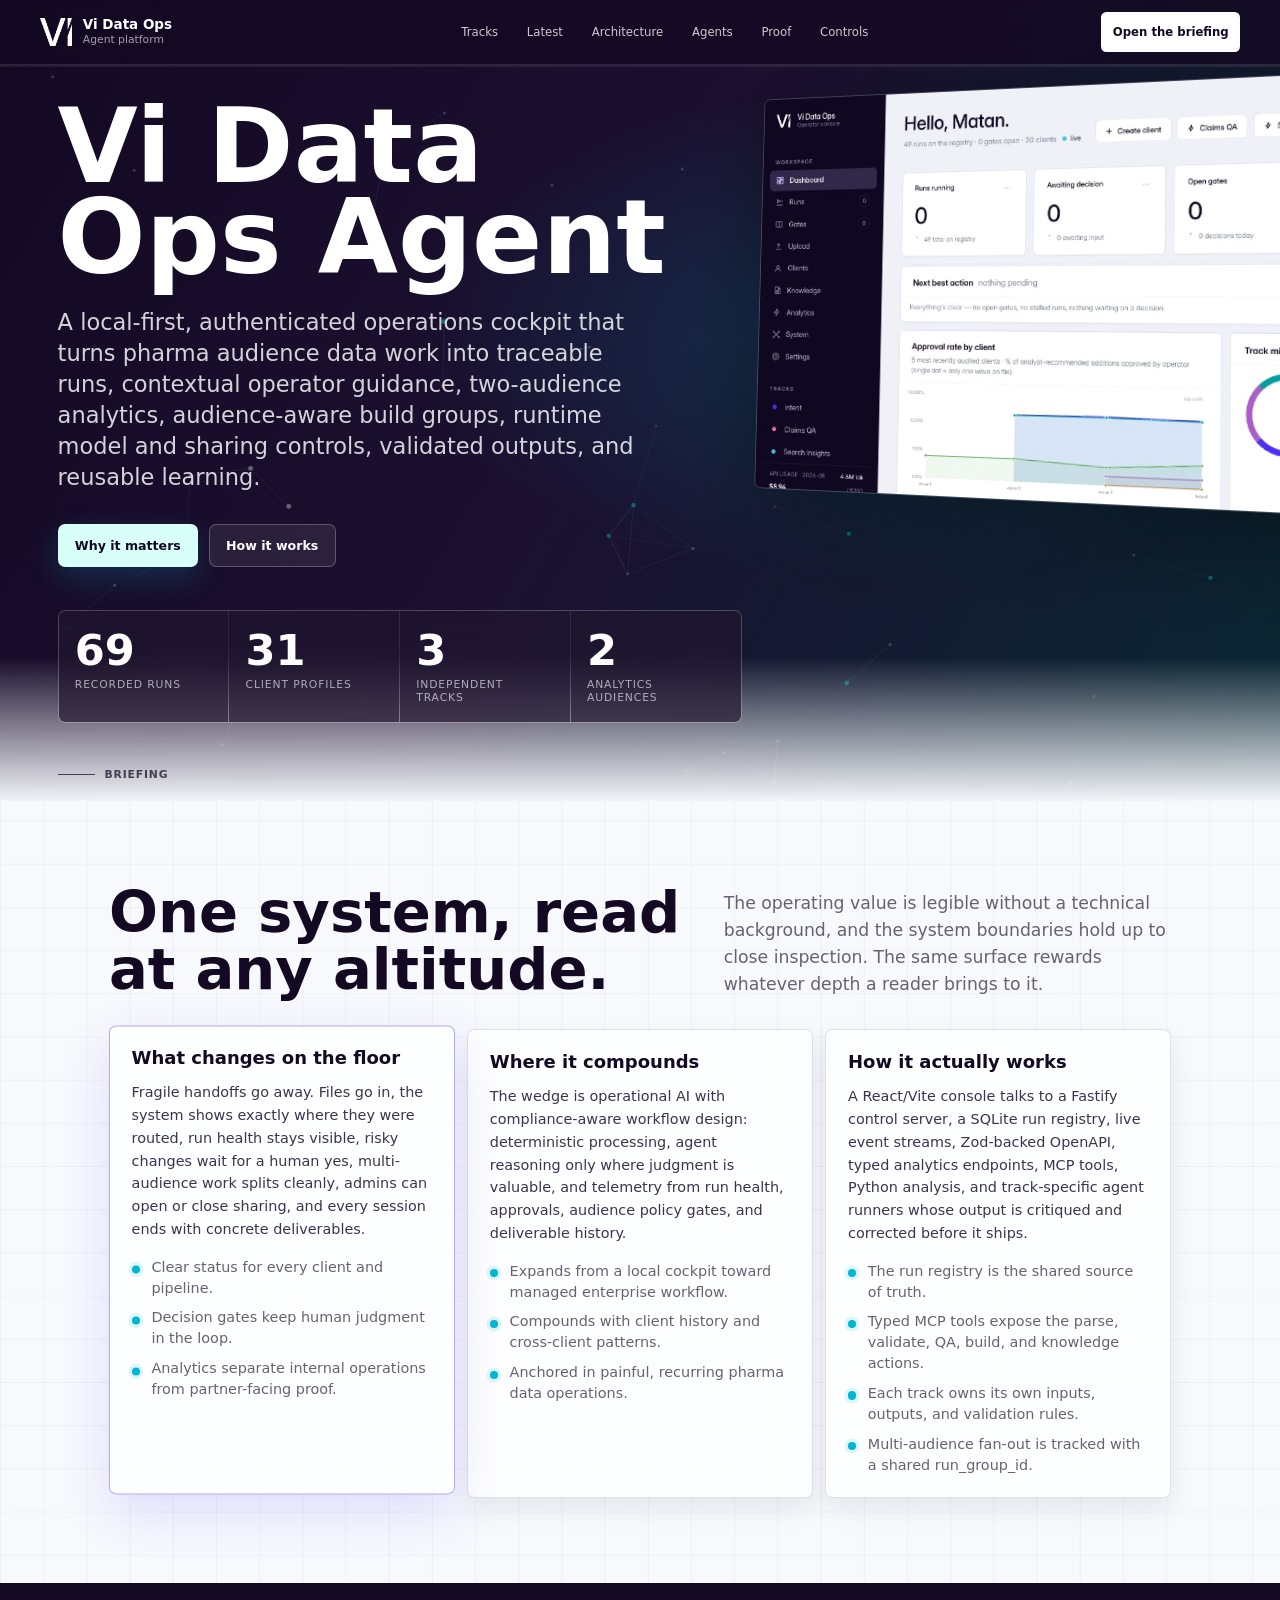
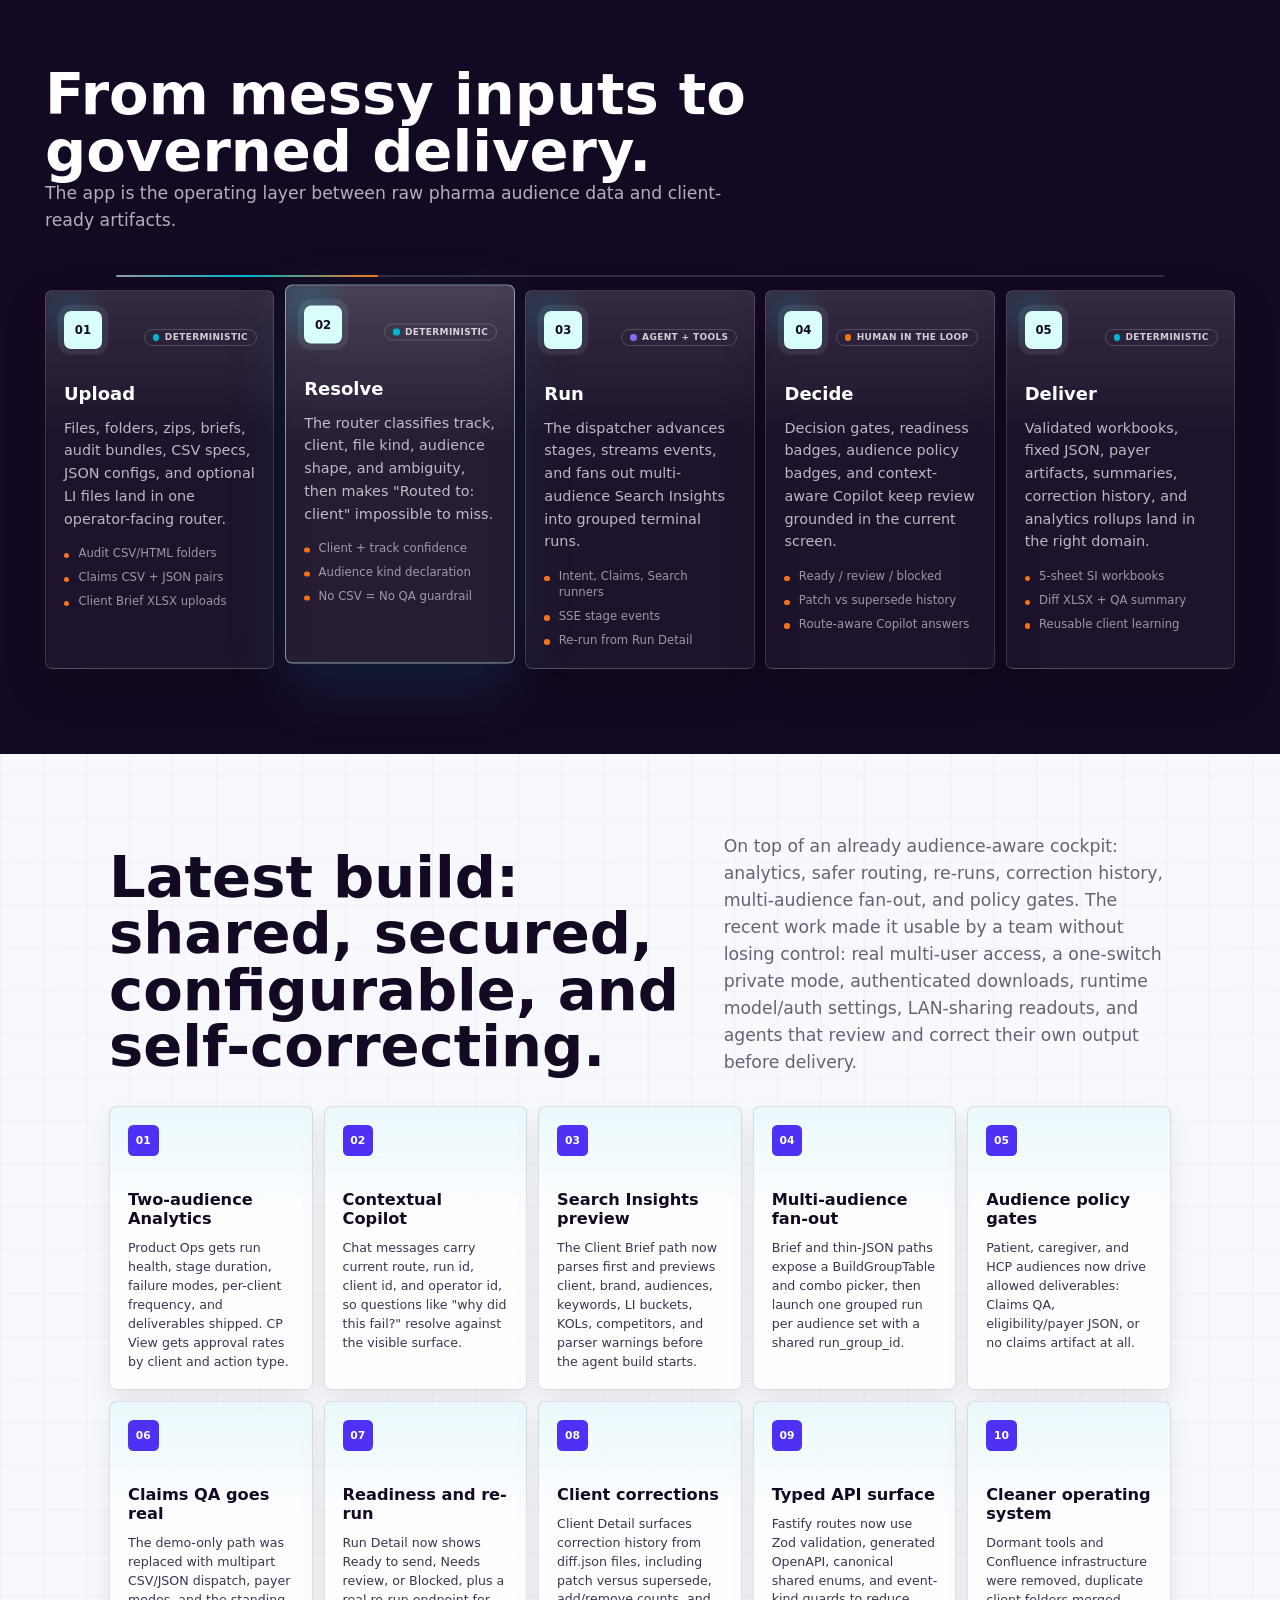
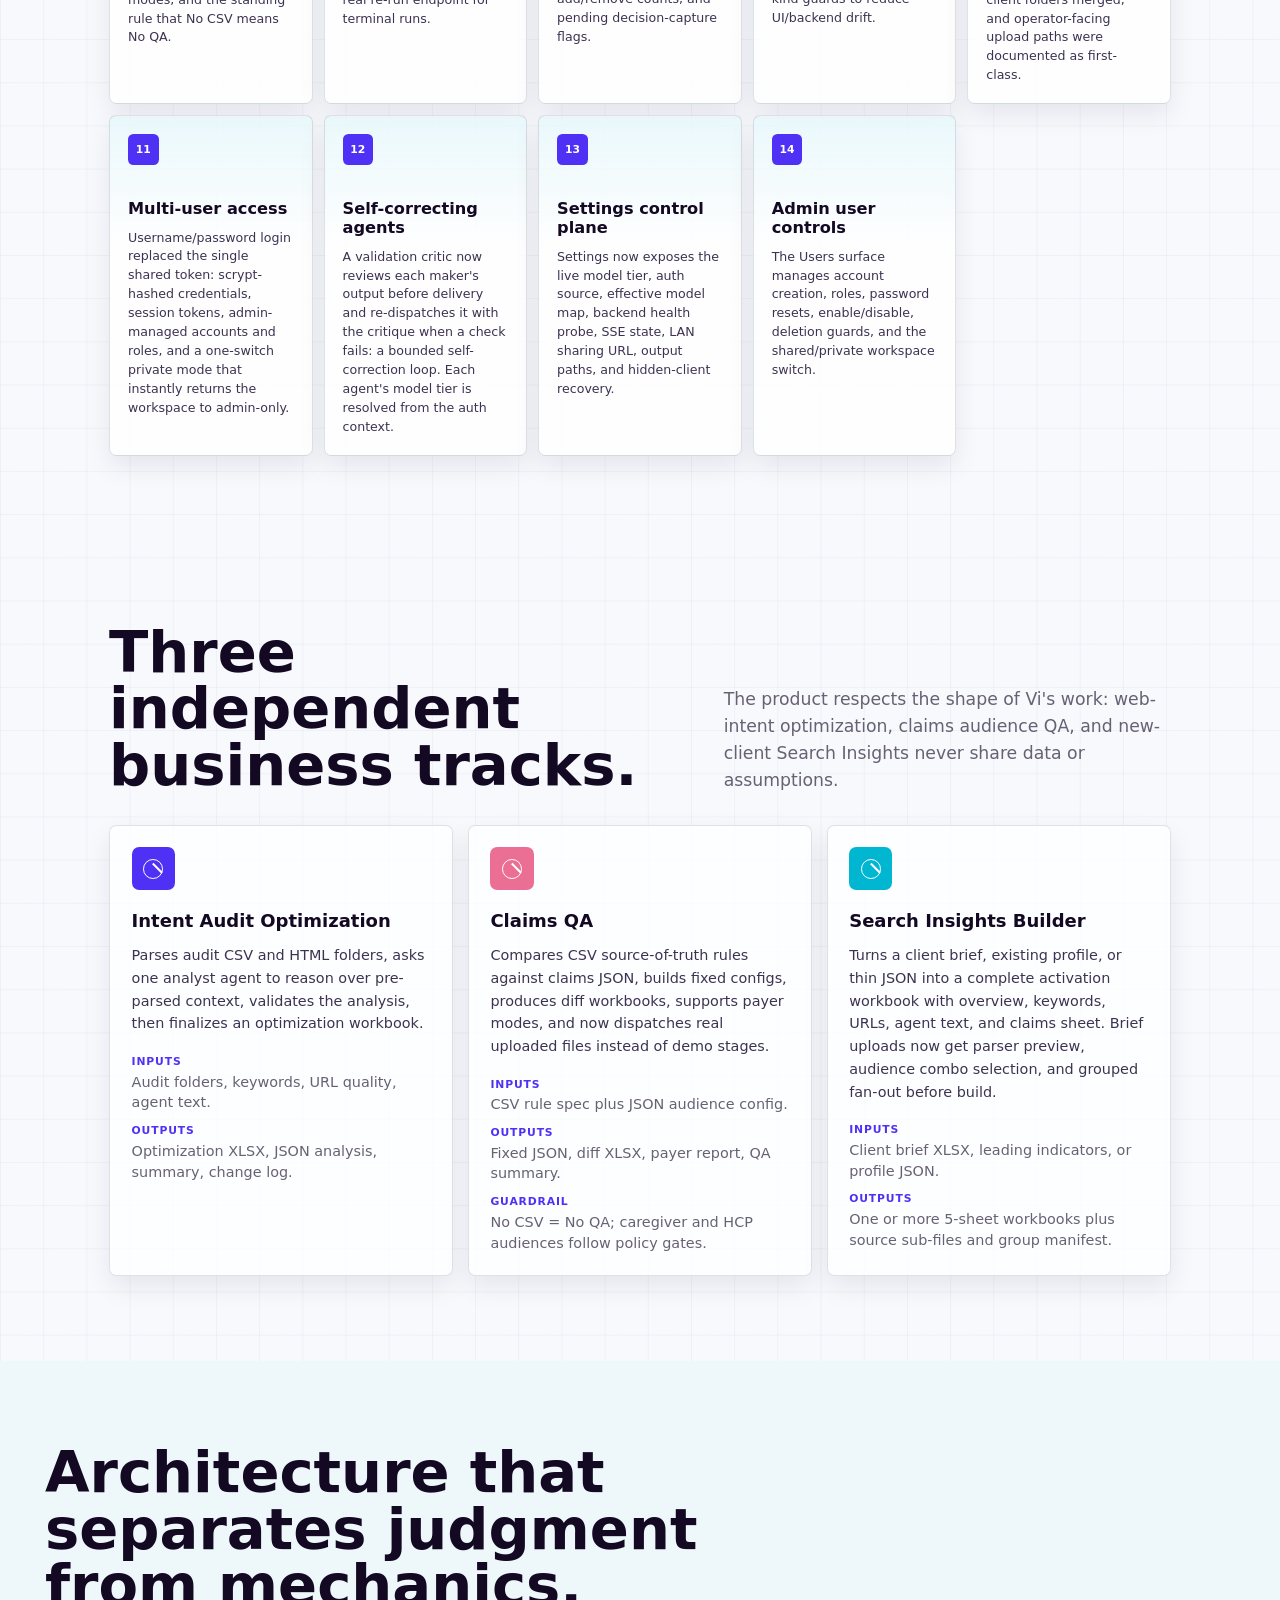
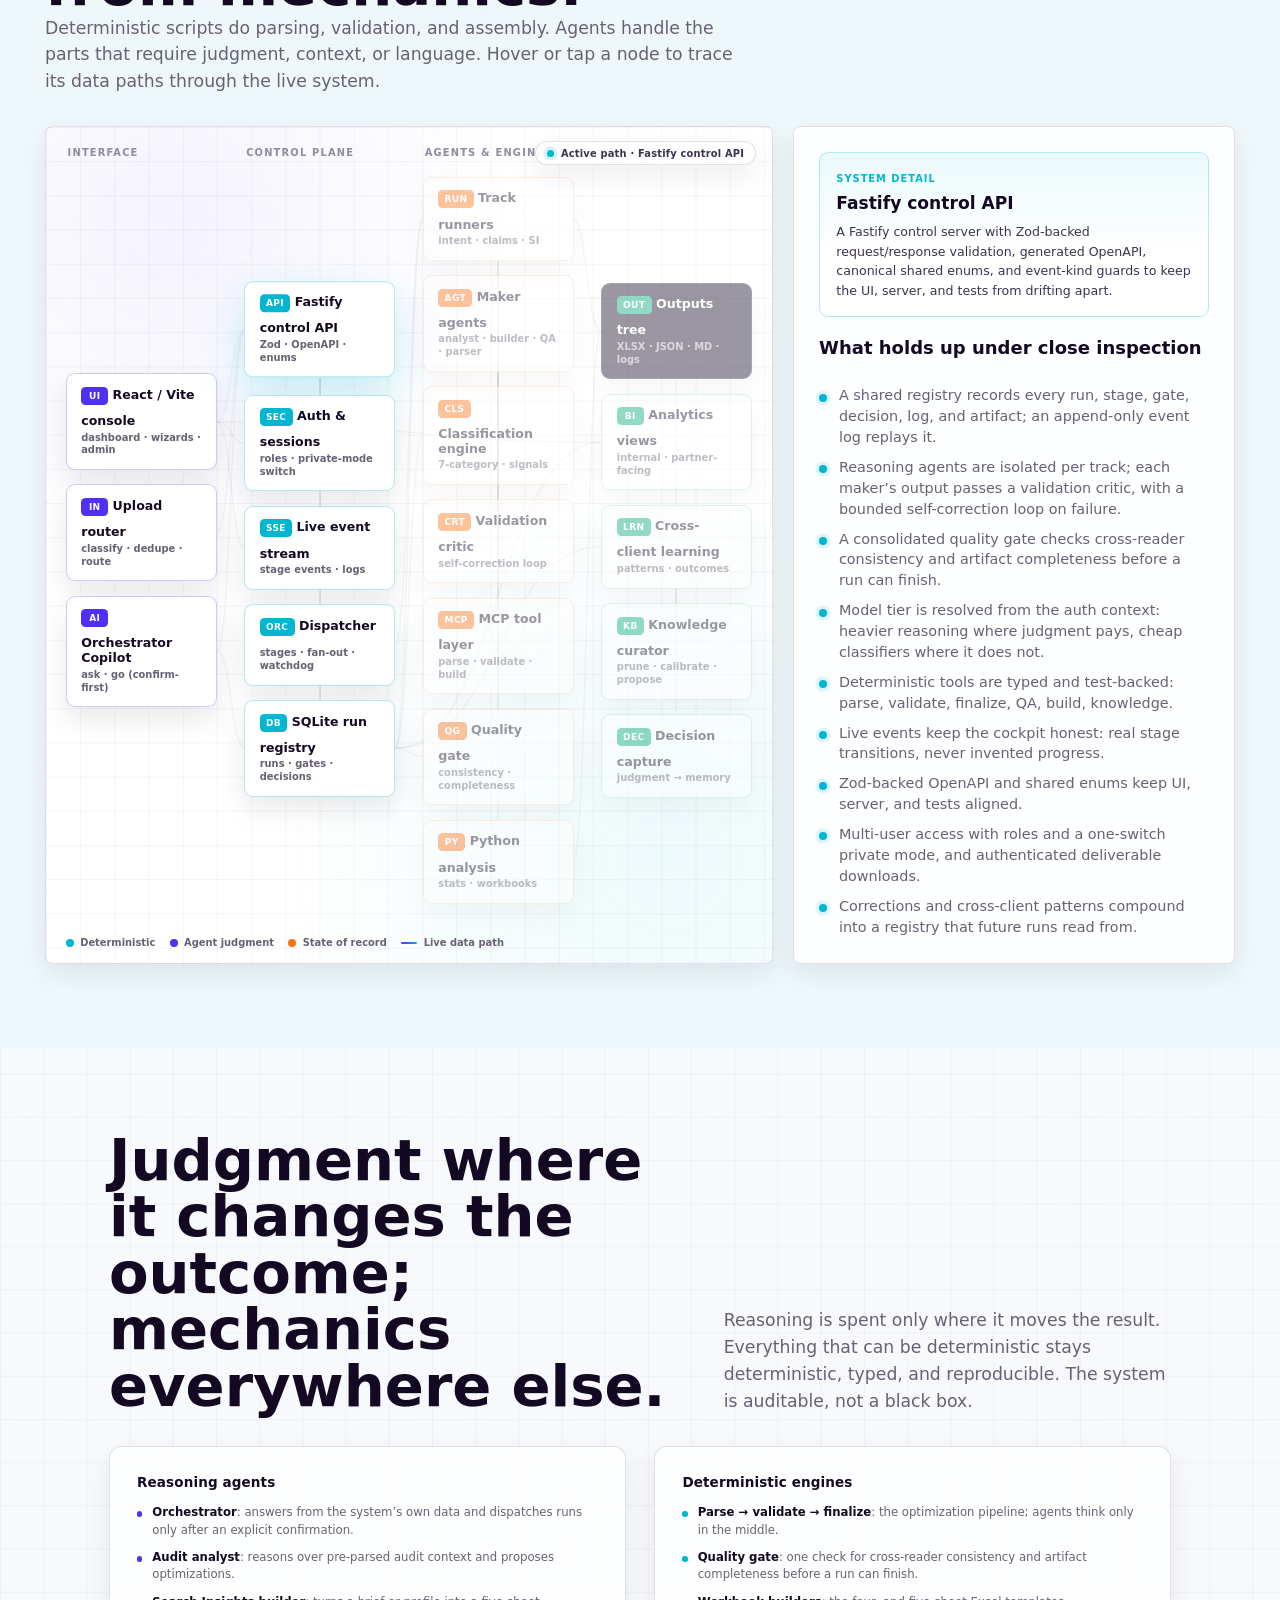
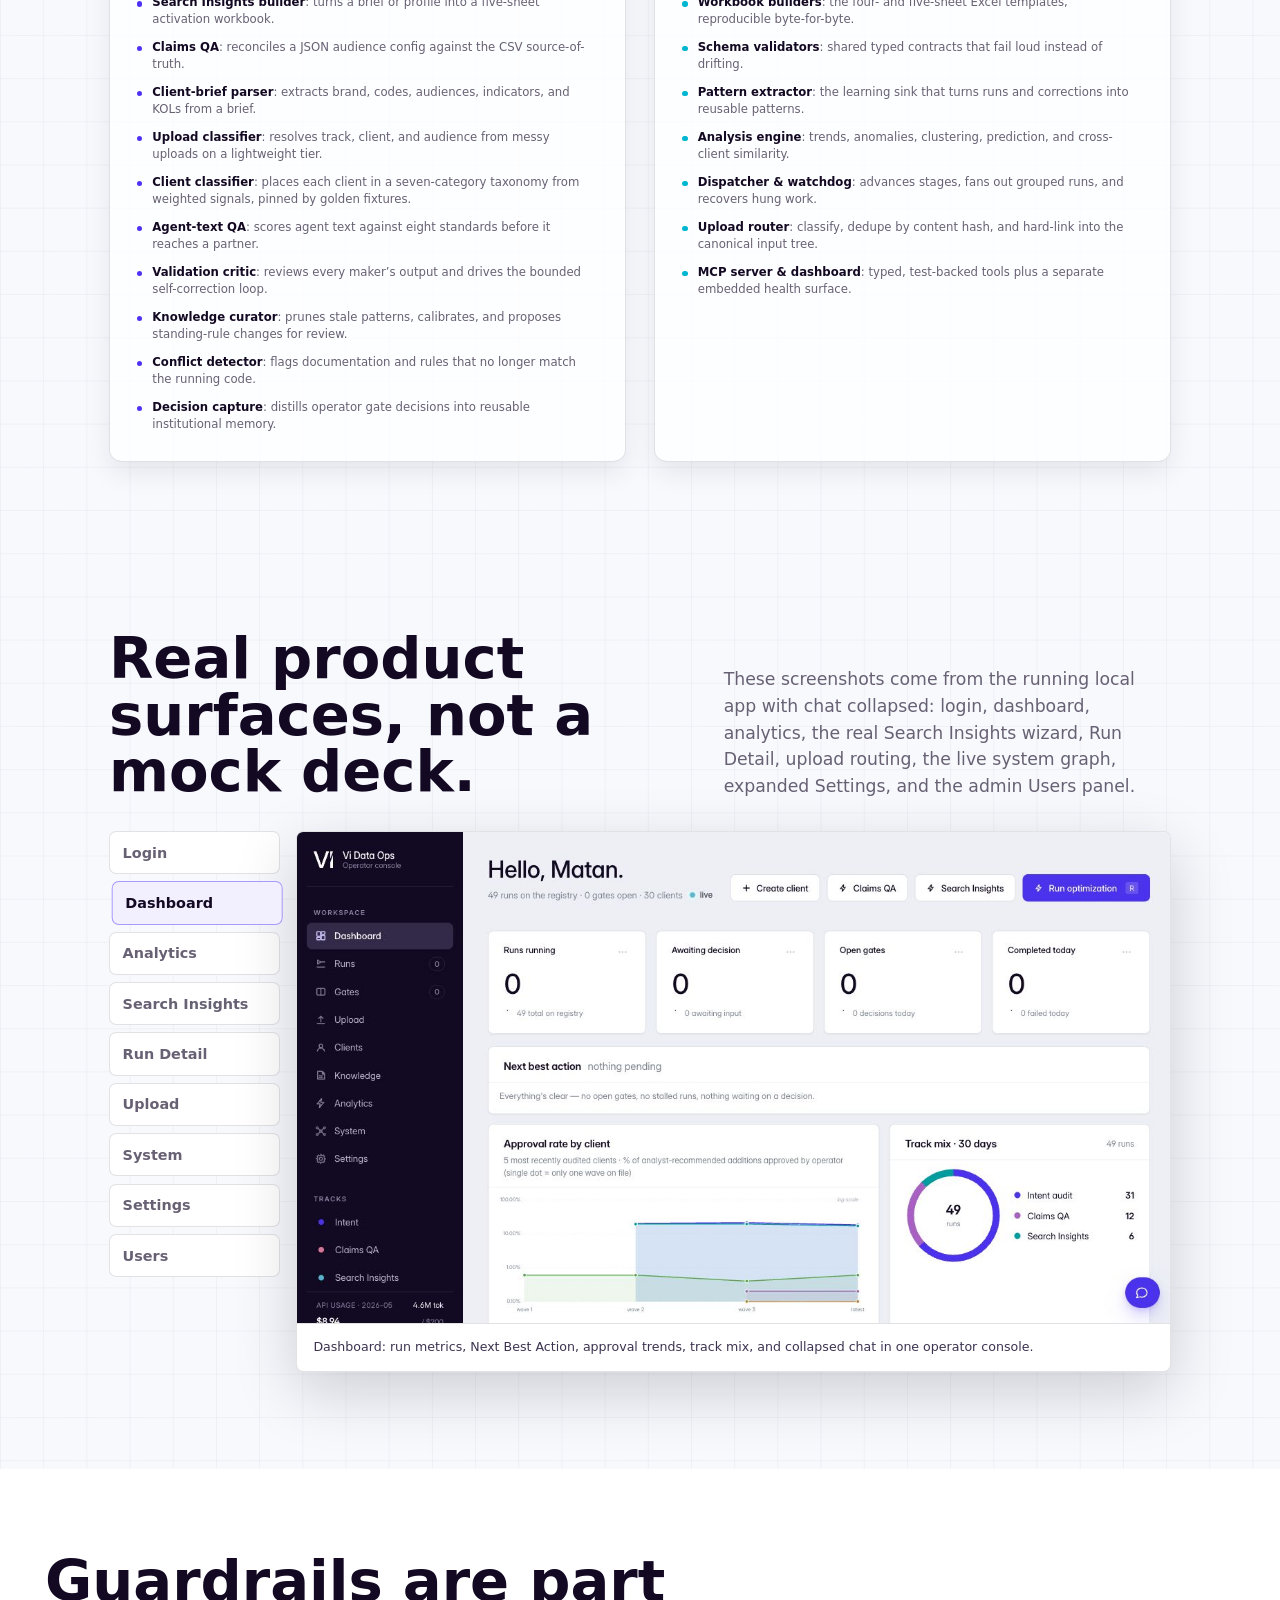
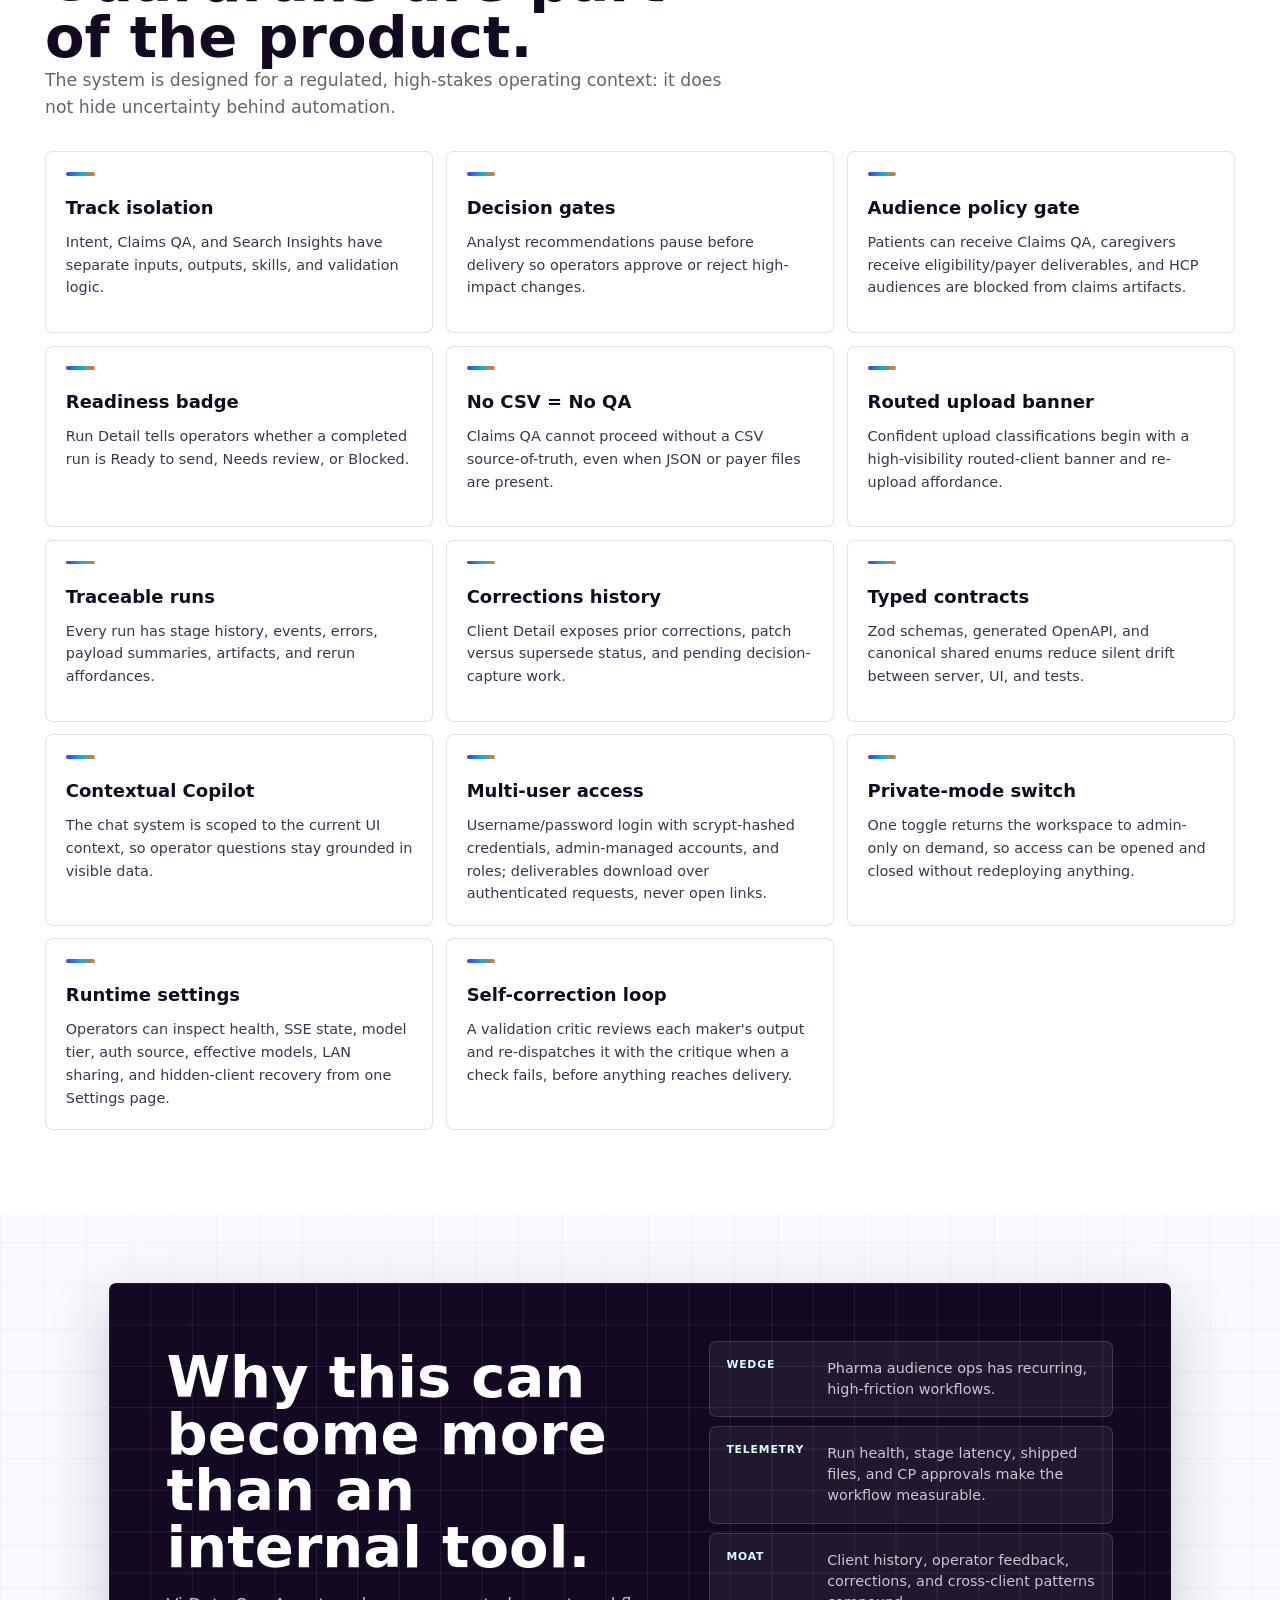
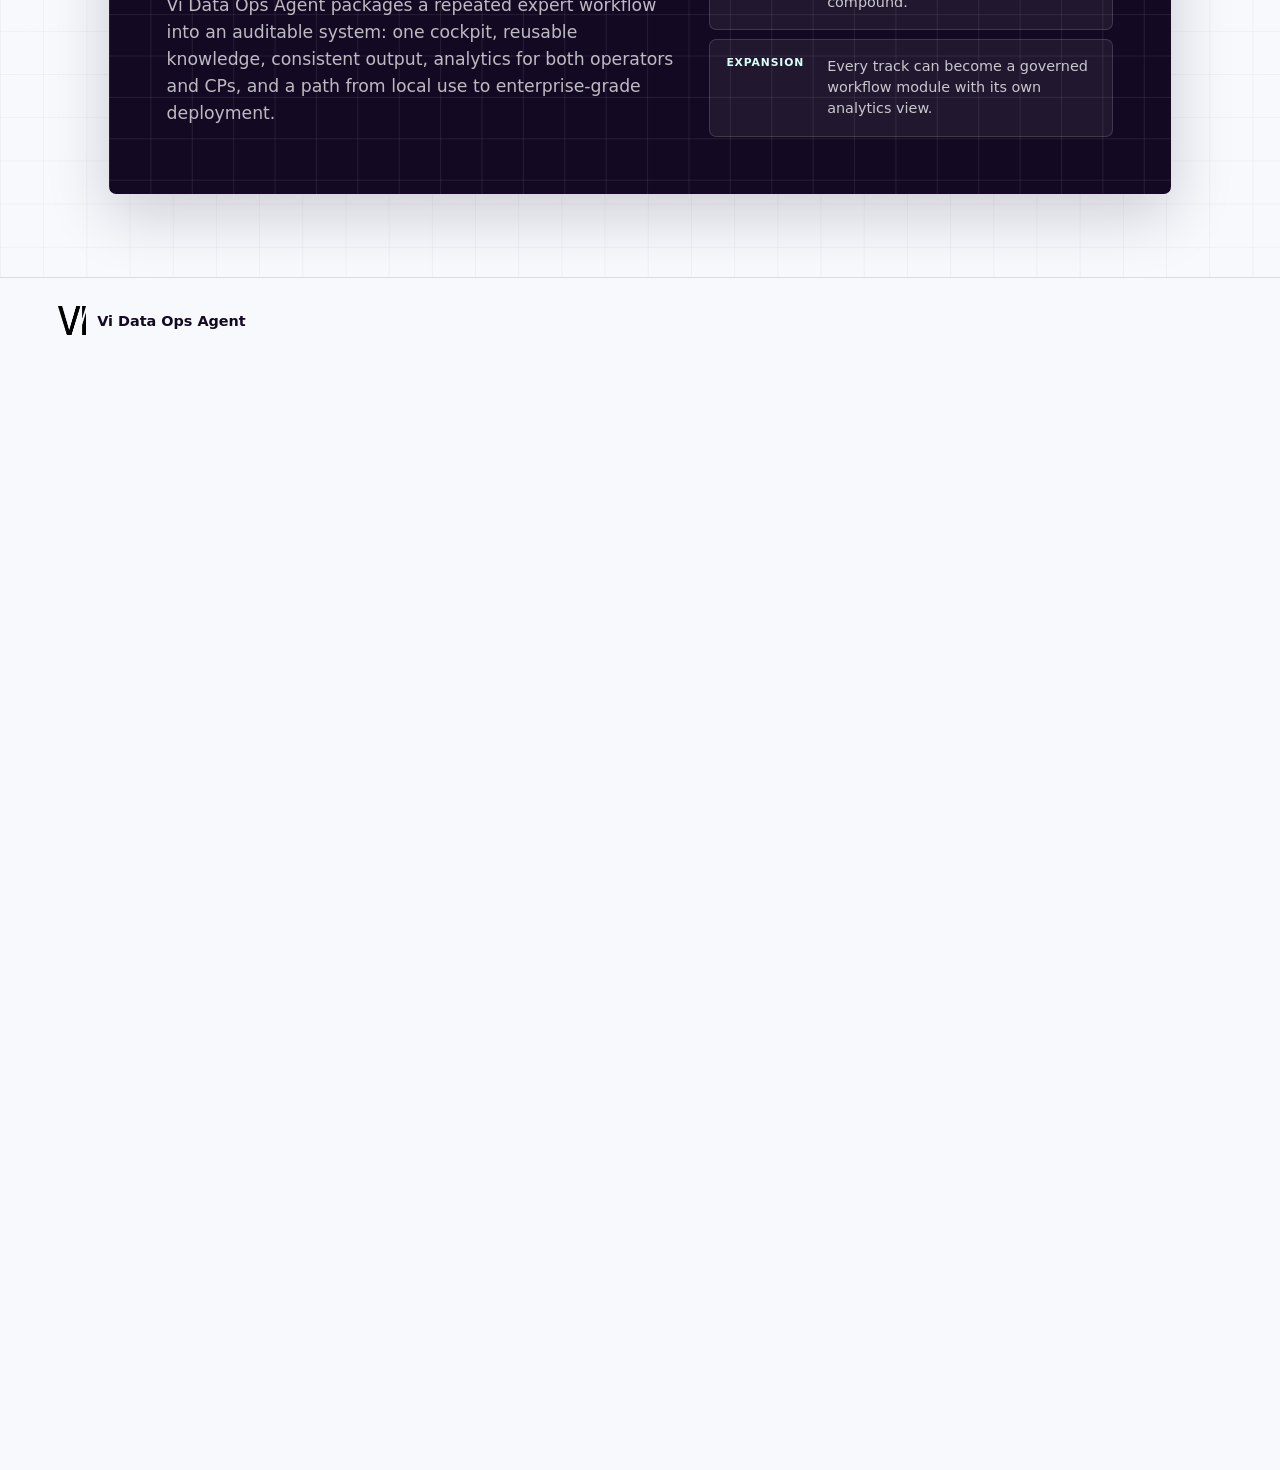
<file: index.html>
<!doctype html>
<html lang="en">
  <head>
    <meta charset="utf-8" />
    <meta name="viewport" content="width=device-width, initial-scale=1" />
    <title>Vi Data Ops Agent - Investor Landing</title>
    <meta
      name="description"
      content="A polished investor and executive landing page for the Vi Data Ops Agent: local-first pharma audience operations with analytics, contextual Copilot, governed runs, admin access controls, runtime settings, and validated deliverables."
    />
    <script>
      (function () {
        if (window.matchMedia && window.matchMedia("(max-width: 760px)").matches) {
          document.documentElement.classList.add("use-mobile-variant");
        }
      })();
    </script>
    <link rel="icon" type="image/png" href="assets/vi-logo-black.png" />
    <link rel="stylesheet" href="styles.css" />
    <script defer src="https://cdn.vercel-insights.com/v1/script.js"></script>
  </head>
  <body>
    <iframe
      id="mobile-variant-frame"
      class="mobile-variant-frame"
      title="Vi Data Ops Agent mobile landing"
      data-src="variant-b.html"
      aria-hidden="true"
    ></iframe>

    <header class="site-nav" aria-label="Primary">
      <a class="brand" href="#top" aria-label="Vi Data Ops Agent home">
        <img src="assets/vi-logo-white.png" alt="Vi" />
        <span>
          <strong>Vi Data Ops</strong>
          <small>Agent platform</small>
        </span>
      </a>
      <nav>
        <a href="#tracks">Tracks</a>
        <a href="#latest">Latest</a>
        <a href="#architecture">Architecture</a>
        <a href="#agents">Agents</a>
        <a href="#proof">Proof</a>
        <a href="#controls">Controls</a>
      </nav>
      <a class="nav-cta" href="#briefing">Open the briefing</a>
    </header>
    <div class="scroll-progress" aria-hidden="true">
      <span id="scroll-progress-bar"></span>
    </div>

    <main id="top">
      <section class="hero" aria-labelledby="hero-title">
        <canvas id="hero-network" aria-hidden="true"></canvas>
        <div class="hero-media" aria-hidden="true">
          <img src="assets/product-dashboard.png" alt="" />
          <div class="scan-line"></div>
        </div>

        <div class="hero-copy">
          <h1 id="hero-title">Vi Data Ops Agent</h1>
          <p class="hero-lede">
            A local-first, authenticated operations cockpit that turns pharma
            audience data work into traceable runs, contextual operator
            guidance, two-audience analytics, audience-aware build groups,
            runtime model and sharing controls, validated outputs, and reusable
            learning.
          </p>
          <div class="hero-actions">
            <a class="btn primary" href="#briefing">Why it matters</a>
            <a class="btn secondary" href="#architecture">How it works</a>
          </div>
          <dl class="hero-metrics" aria-label="Current workspace signals">
            <div>
              <dt data-count="69">0</dt>
              <dd>recorded runs</dd>
            </div>
            <div>
              <dt data-count="31">0</dt>
              <dd>client profiles</dd>
            </div>
            <div>
              <dt data-count="3">0</dt>
              <dd>independent tracks</dd>
            </div>
            <div>
              <dt data-count="2">0</dt>
              <dd>analytics audiences</dd>
            </div>
          </dl>
        </div>

        <a class="scroll-cue" href="#briefing" aria-label="Continue to briefing">
          <span></span>
          Briefing
        </a>
      </section>

      <section id="briefing" class="section briefing reveal" aria-labelledby="briefing-title">
        <div class="section-head">
          <h2 id="briefing-title">One system, read at any altitude.</h2>
          <p>
            The operating value is legible without a technical background, and the
            system boundaries hold up to close inspection. The same surface rewards
            whatever depth a reader brings to it.
          </p>
        </div>

        <div class="briefing-grid">
          <article class="briefing-panel is-active" data-brief-panel="executive">
            <h3>What changes on the floor</h3>
            <p>
              Fragile handoffs go away. Files go in, the system shows exactly where
              they were routed, run health stays visible, risky changes wait for a
              human yes, multi-audience work splits cleanly, admins can open or
              close sharing, and every session ends with concrete deliverables.
            </p>
            <ul>
              <li>Clear status for every client and pipeline.</li>
              <li>Decision gates keep human judgment in the loop.</li>
              <li>Analytics separate internal operations from partner-facing proof.</li>
            </ul>
          </article>
          <article class="briefing-panel" data-brief-panel="investor">
            <h3>Where it compounds</h3>
            <p>
              The wedge is operational AI with compliance-aware workflow design:
              deterministic processing, agent reasoning only where judgment is
              valuable, and telemetry from run health, approvals, audience policy
              gates, and deliverable history.
            </p>
            <ul>
              <li>Expands from a local cockpit toward managed enterprise workflow.</li>
              <li>Compounds with client history and cross-client patterns.</li>
              <li>Anchored in painful, recurring pharma data operations.</li>
            </ul>
          </article>
          <article class="briefing-panel" data-brief-panel="engineer">
            <h3>How it actually works</h3>
            <p>
              A React/Vite console talks to a Fastify control server, a SQLite run
              registry, live event streams, Zod-backed OpenAPI, typed analytics
              endpoints, MCP tools, Python analysis, and track-specific agent
              runners whose output is critiqued and corrected before it ships.
            </p>
            <ul>
              <li>The run registry is the shared source of truth.</li>
              <li>Typed MCP tools expose the parse, validate, QA, build, and knowledge actions.</li>
              <li>Each track owns its own inputs, outputs, and validation rules.</li>
              <li>Multi-audience fan-out is tracked with a shared run_group_id.</li>
            </ul>
          </article>
        </div>
      </section>

      <section class="section narrative reveal" aria-labelledby="narrative-title">
        <div class="section-head compact">
          <h2 id="narrative-title">From messy inputs to governed delivery.</h2>
          <p>
            The app is the operating layer between raw pharma audience data and
            client-ready artifacts.
          </p>
        </div>

        <div class="flow-map" id="flow-map" aria-label="Product flow">
          <div class="flow-track" aria-hidden="true"><span class="flow-track-fill" id="flow-track-fill"></span></div>
          <article class="flow-step is-active" data-flow-node data-engine="det">
            <span class="flow-index">01</span>
            <span class="flow-engine">Deterministic</span>
            <h3>Upload</h3>
            <p>Files, folders, zips, briefs, audit bundles, CSV specs, JSON configs, and optional LI files land in one operator-facing router.</p>
            <ul>
              <li>Audit CSV/HTML folders</li>
              <li>Claims CSV + JSON pairs</li>
              <li>Client Brief XLSX uploads</li>
            </ul>
          </article>
          <article class="flow-step" data-flow-node data-engine="det">
            <span class="flow-index">02</span>
            <span class="flow-engine">Deterministic</span>
            <h3>Resolve</h3>
            <p>The router classifies track, client, file kind, audience shape, and ambiguity, then makes "Routed to: client" impossible to miss.</p>
            <ul>
              <li>Client + track confidence</li>
              <li>Audience kind declaration</li>
              <li>No CSV = No QA guardrail</li>
            </ul>
          </article>
          <article class="flow-step" data-flow-node data-engine="agent">
            <span class="flow-index">03</span>
            <span class="flow-engine">Agent + tools</span>
            <h3>Run</h3>
            <p>The dispatcher advances stages, streams events, and fans out multi-audience Search Insights into grouped terminal runs.</p>
            <ul>
              <li>Intent, Claims, Search runners</li>
              <li>SSE stage events</li>
              <li>Re-run from Run Detail</li>
            </ul>
          </article>
          <article class="flow-step" data-flow-node data-engine="human">
            <span class="flow-index">04</span>
            <span class="flow-engine">Human in the loop</span>
            <h3>Decide</h3>
            <p>Decision gates, readiness badges, audience policy badges, and context-aware Copilot keep review grounded in the current screen.</p>
            <ul>
              <li>Ready / review / blocked</li>
              <li>Patch vs supersede history</li>
              <li>Route-aware Copilot answers</li>
            </ul>
          </article>
          <article class="flow-step" data-flow-node data-engine="det">
            <span class="flow-index">05</span>
            <span class="flow-engine">Deterministic</span>
            <h3>Deliver</h3>
            <p>Validated workbooks, fixed JSON, payer artifacts, summaries, correction history, and analytics rollups land in the right domain.</p>
            <ul>
              <li>5-sheet SI workbooks</li>
              <li>Diff XLSX + QA summary</li>
              <li>Reusable client learning</li>
            </ul>
          </article>
        </div>
      </section>

      <section id="latest" class="section latest reveal" aria-labelledby="latest-title">
        <div class="section-head">
          <h2 id="latest-title">Latest build: shared, secured, configurable, and self-correcting.</h2>
          <p>
            On top of an already audience-aware cockpit: analytics, safer
            routing, re-runs, correction history, multi-audience fan-out, and
            policy gates. The recent work made it usable by a team without
            losing control: real multi-user access, a one-switch private mode,
            authenticated downloads, runtime model/auth settings, LAN-sharing
            readouts, and agents that review and correct their own output before
            delivery.
          </p>
        </div>

        <div class="release-grid">
          <article>
            <span>01</span>
            <h3>Two-audience Analytics</h3>
            <p>Product Ops gets run health, stage duration, failure modes, per-client frequency, and deliverables shipped. CP View gets approval rates by client and action type.</p>
          </article>
          <article>
            <span>02</span>
            <h3>Contextual Copilot</h3>
            <p>Chat messages carry current route, run id, client id, and operator id, so questions like "why did this fail?" resolve against the visible surface.</p>
          </article>
          <article>
            <span>03</span>
            <h3>Search Insights preview</h3>
            <p>The Client Brief path now parses first and previews client, brand, audiences, keywords, LI buckets, KOLs, competitors, and parser warnings before the agent build starts.</p>
          </article>
          <article>
            <span>04</span>
            <h3>Multi-audience fan-out</h3>
            <p>Brief and thin-JSON paths expose a BuildGroupTable and combo picker, then launch one grouped run per audience set with a shared run_group_id.</p>
          </article>
          <article>
            <span>05</span>
            <h3>Audience policy gates</h3>
            <p>Patient, caregiver, and HCP audiences now drive allowed deliverables: Claims QA, eligibility/payer JSON, or no claims artifact at all.</p>
          </article>
          <article>
            <span>06</span>
            <h3>Claims QA goes real</h3>
            <p>The demo-only path was replaced with multipart CSV/JSON dispatch, payer modes, and the standing rule that No CSV means No QA.</p>
          </article>
          <article>
            <span>07</span>
            <h3>Readiness and re-run</h3>
            <p>Run Detail now shows Ready to send, Needs review, or Blocked, plus a real re-run endpoint for terminal runs.</p>
          </article>
          <article>
            <span>08</span>
            <h3>Client corrections</h3>
            <p>Client Detail surfaces correction history from diff.json files, including patch versus supersede, add/remove counts, and pending decision-capture flags.</p>
          </article>
          <article>
            <span>09</span>
            <h3>Typed API surface</h3>
            <p>Fastify routes now use Zod validation, generated OpenAPI, canonical shared enums, and event-kind guards to reduce UI/backend drift.</p>
          </article>
          <article>
            <span>10</span>
            <h3>Cleaner operating system</h3>
            <p>Dormant tools and Confluence infrastructure were removed, duplicate client folders merged, and operator-facing upload paths were documented as first-class.</p>
          </article>
          <article>
            <span>11</span>
            <h3>Multi-user access</h3>
            <p>Username/password login replaced the single shared token: scrypt-hashed credentials, session tokens, admin-managed accounts and roles, and a one-switch private mode that instantly returns the workspace to admin-only.</p>
          </article>
          <article>
            <span>12</span>
            <h3>Self-correcting agents</h3>
            <p>A validation critic now reviews each maker's output before delivery and re-dispatches it with the critique when a check fails: a bounded self-correction loop. Each agent's model tier is resolved from the auth context.</p>
          </article>
          <article>
            <span>13</span>
            <h3>Settings control plane</h3>
            <p>Settings now exposes the live model tier, auth source, effective model map, backend health probe, SSE state, LAN sharing URL, output paths, and hidden-client recovery.</p>
          </article>
          <article>
            <span>14</span>
            <h3>Admin user controls</h3>
            <p>The Users surface manages account creation, roles, password resets, enable/disable, deletion guards, and the shared/private workspace switch.</p>
          </article>
        </div>
      </section>

      <section id="tracks" class="section tracks reveal" aria-labelledby="tracks-title">
        <div class="section-head">
          <h2 id="tracks-title">Three independent business tracks.</h2>
          <p>
            The product respects the shape of Vi's work: web-intent optimization,
            claims audience QA, and new-client Search Insights never share data
            or assumptions.
          </p>
        </div>

        <div class="track-grid">
          <article class="track-card">
            <div class="track-icon intent"></div>
            <h3>Intent Audit Optimization</h3>
            <p>
              Parses audit CSV and HTML folders, asks one analyst agent to reason
              over pre-parsed context, validates the analysis, then finalizes an
              optimization workbook.
            </p>
            <dl>
              <div><dt>Inputs</dt><dd>Audit folders, keywords, URL quality, agent text.</dd></div>
              <div><dt>Outputs</dt><dd>Optimization XLSX, JSON analysis, summary, change log.</dd></div>
            </dl>
          </article>
          <article class="track-card">
            <div class="track-icon claims"></div>
            <h3>Claims QA</h3>
            <p>
              Compares CSV source-of-truth rules against claims JSON, builds
              fixed configs, produces diff workbooks, supports payer modes, and
              now dispatches real uploaded files instead of demo stages.
            </p>
            <dl>
              <div><dt>Inputs</dt><dd>CSV rule spec plus JSON audience config.</dd></div>
              <div><dt>Outputs</dt><dd>Fixed JSON, diff XLSX, payer report, QA summary.</dd></div>
              <div><dt>Guardrail</dt><dd>No CSV = No QA; caregiver and HCP audiences follow policy gates.</dd></div>
            </dl>
          </article>
          <article class="track-card">
            <div class="track-icon search"></div>
            <h3>Search Insights Builder</h3>
            <p>
              Turns a client brief, existing profile, or thin JSON into a complete
              activation workbook with overview, keywords, URLs, agent text, and
              claims sheet. Brief uploads now get parser preview, audience combo
              selection, and grouped fan-out before build.
            </p>
            <dl>
              <div><dt>Inputs</dt><dd>Client brief XLSX, leading indicators, or profile JSON.</dd></div>
              <div><dt>Outputs</dt><dd>One or more 5-sheet workbooks plus source sub-files and group manifest.</dd></div>
            </dl>
          </article>
        </div>
      </section>

      <section id="architecture" class="section architecture reveal" aria-labelledby="architecture-title">
        <div class="section-head compact">
          <h2 id="architecture-title">Architecture that separates judgment from mechanics.</h2>
          <p>
            Deterministic scripts do parsing, validation, and assembly. Agents
            handle the parts that require judgment, context, or language. Hover or
            tap a node to trace its data paths through the live system.
          </p>
        </div>

        <div class="architecture-wrap">
          <div class="topology" id="topology" aria-label="Interactive system architecture diagram">
            <svg class="topo-links" id="topo-links" aria-hidden="true" preserveAspectRatio="none"></svg>

            <div class="topo-flow-banner" aria-hidden="true">
              <span class="topo-flow-dot"></span>
              <span id="topo-flow-label">Tracing data flow across four layers</span>
            </div>

            <div class="topo-grid" id="topo-grid">
              <div class="topo-col" data-layer="interface">
                <span class="topo-col-head">Interface</span>
                <button class="topo-node" data-node="ui" data-detail="The React/Vite operator console renders the dashboard, the Search Insights wizard, Run Detail, Analytics, the System graph, and admin user management. It subscribes to the event stream so state never lies about progress.">
                  <span class="topo-tag">UI</span>
                  React / Vite console
                  <small>dashboard · wizards · admin</small>
                </button>
                <button class="topo-node" data-node="upload" data-detail="A deterministic intake router ingests files, folders, zips, briefs, audit bundles, CSV specs, and JSON configs, resolves track, client, file kind, and audience shape, dedupes by content hash, and hard-links into the canonical input tree before anything runs.">
                  <span class="topo-tag">IN</span>
                  Upload router
                  <small>classify · dedupe · route</small>
                </button>
                <button class="topo-node" data-node="copilot" data-detail="One orchestrator chat agent serving two intents, auto-routed: Ask answers read-only questions about runs, deliverables, and cross-client analytics by citing the system&rsquo;s own data; Go dispatches runs confirm-first. Scoped to the current route, run, client, and operator.">
                  <span class="topo-tag">AI</span>
                  Orchestrator Copilot
                  <small>ask · go (confirm-first)</small>
                </button>
              </div>

              <div class="topo-col" data-layer="control">
                <span class="topo-col-head">Control plane</span>
                <button class="topo-node" data-node="api" data-detail="A Fastify control server with Zod-backed request/response validation, generated OpenAPI, canonical shared enums, and event-kind guards to keep the UI, server, and tests from drifting apart.">
                  <span class="topo-tag">API</span>
                  Fastify control API
                  <small>Zod · OpenAPI · enums</small>
                </button>
                <button class="topo-node" data-node="auth" data-detail="Multi-user access: username/password login with scrypt-hashed credentials, opaque session tokens, admin-managed accounts and roles, and a one-switch private mode that instantly drops the workspace back to admin-only when sharing should stop.">
                  <span class="topo-tag">SEC</span>
                  Auth &amp; sessions
                  <small>roles · private-mode switch</small>
                </button>
                <button class="topo-node" data-node="sse" data-detail="A Server-Sent Events stream pushes real stage transitions, logs, and errors to the cockpit as runs advance. No invented progress bars.">
                  <span class="topo-tag">SSE</span>
                  Live event stream
                  <small>stage events · logs</small>
                </button>
                <button class="topo-node" data-node="dispatcher" data-detail="The dispatcher advances each track&rsquo;s stages, races stage work against a watchdog and timeout so a hung run never wedges the queue, and fans multi-audience Search Insights out into grouped terminal runs under one shared run_group_id.">
                  <span class="topo-tag">ORC</span>
                  Dispatcher
                  <small>stages · fan-out · watchdog</small>
                </button>
                <button class="topo-node" data-node="registry" data-detail="A SQLite run registry is the shared source of truth: runs, stages, decision gates, captured decisions, payload summaries, artifacts, per-model usage, and run_group_id clusters. An append-only event log is the truth-of-record for replay.">
                  <span class="topo-tag">DB</span>
                  SQLite run registry
                  <small>runs · gates · decisions</small>
                </button>
              </div>

              <div class="topo-col" data-layer="execution">
                <span class="topo-col-head">Agents &amp; engines</span>
                <button class="topo-node" data-node="runners" data-detail="Track-specific runners for Intent Audit, Claims QA, and Search Insights isolate every Agent SDK call. Each track owns its inputs, outputs, and validation rules and never shares assumptions across tracks.">
                  <span class="topo-tag">RUN</span>
                  Track runners
                  <small>intent · claims · SI</small>
                </button>
                <button class="topo-node" data-node="makers" data-detail="The reasoning agents that produce work: an audit analyst, a Search Insights builder, a Claims QA agent, a client-brief parser, and a lightweight upload classifier. Each agent&rsquo;s model tier is resolved from the auth context: heavier reasoning where judgment pays, cheap classifiers where it doesn&rsquo;t.">
                  <span class="topo-tag">AGT</span>
                  Maker agents
                  <small>analyst · builder · QA · parser</small>
                </button>
                <button class="topo-node" data-node="classify" data-detail="A classification engine places each client in a closed seven-category taxonomy from weighted signals: orphan ICD codes, drug brands, and lexicon hits, all pinned by golden-fixture tests so a lexicon edit can&rsquo;t silently re-classify existing clients. An operator override always wins.">
                  <span class="topo-tag">CLS</span>
                  Classification engine
                  <small>7-category · signals</small>
                </button>
                <button class="topo-node" data-node="critic" data-detail="A generalized validation critic reviews each maker&rsquo;s output before delivery. A failed verdict re-dispatches the same maker inline with the critique appended: a bounded self-correction loop. A stagnation guard stops a maker that isn&rsquo;t converging.">
                  <span class="topo-tag">CRT</span>
                  Validation critic
                  <small>self-correction loop</small>
                </button>
                <button class="topo-node" data-node="mcp" data-detail="Typed, test-backed MCP tools expose the deterministic mechanics the agents call into: parse, validate, finalize, Claims QA, Search Insights build, and the read-only knowledge and insights queries.">
                  <span class="topo-tag">MCP</span>
                  MCP tool layer
                  <small>parse · validate · build</small>
                </button>
                <button class="topo-node" data-node="quality" data-detail="A consolidated quality gate runs before a run is allowed to finish: it reconciles cross-reader consistency and confirms every expected artifact exists and is well-formed. The old separate cross-validation and health-monitor phases are folded into one deterministic check.">
                  <span class="topo-tag">QG</span>
                  Quality gate
                  <small>consistency · completeness</small>
                </button>
                <button class="topo-node" data-node="analysis" data-detail="Python analysis modules handle trends, anomalies, clustering, prediction, cross-client similarity, and workbook assembly: the heavy quality work that stays deterministic and reproducible.">
                  <span class="topo-tag">PY</span>
                  Python analysis
                  <small>stats · workbooks</small>
                </button>
              </div>

              <div class="topo-col" data-layer="delivery">
                <span class="topo-col-head">Delivery &amp; learning</span>
                <button class="topo-node is-terminal" data-node="outputs" data-detail="Validated workbooks, fixed JSON, payer artifacts, diff XLSX, summaries, change logs, and group manifests land in the right client domain inside a structured Outputs tree. Deliverables download over authenticated requests, not open links.">
                  <span class="topo-tag">OUT</span>
                  Outputs tree
                  <small>XLSX · JSON · MD · logs</small>
                </button>
                <button class="topo-node" data-node="analytics" data-detail="Two-audience analytics roll up the registry: an internal operations view gets run health, stage latency, failure modes, and shipped deliverables; a partner-facing view gets approval rates by client and action type.">
                  <span class="topo-tag">BI</span>
                  Analytics views
                  <small>internal · partner-facing</small>
                </button>
                <button class="topo-node" data-node="learning" data-detail="Corrections, keyword outcomes, and recurring cross-client patterns accrue into a pattern registry that later runs read from. It is the part of the system that compounds with every client and every operator decision.">
                  <span class="topo-tag">LRN</span>
                  Cross-client learning
                  <small>patterns · outcomes</small>
                </button>
                <button class="topo-node" data-node="curator" data-detail="A knowledge-curator agent maintains the learning base: it prunes stale patterns, reconciles the critic&rsquo;s calibration signal, and drafts standing-rule changes as proposals for review. It never auto-applies a rule. A separate conflict detector flags docs and rules that drift from the running code.">
                  <span class="topo-tag">KB</span>
                  Knowledge curator
                  <small>prune · calibrate · propose</small>
                </button>
                <button class="topo-node" data-node="decisions" data-detail="Operator gate decisions are captured and distilled into reusable, generalizable patterns. They are proposed for review, never auto-applied, so human judgment becomes durable institutional memory instead of a one-off click.">
                  <span class="topo-tag">DEC</span>
                  Decision capture
                  <small>judgment &rarr; memory</small>
                </button>
              </div>
            </div>

            <div class="topo-legend" aria-hidden="true">
              <span><i class="dot deterministic"></i>Deterministic</span>
              <span><i class="dot agentic"></i>Agent judgment</span>
              <span><i class="dot store"></i>State of record</span>
              <span><i class="line"></i>Live data path</span>
            </div>
          </div>

          <div class="architecture-copy">
            <div class="topo-detail" id="topo-detail" aria-live="polite">
              <span class="topo-detail-kicker">System detail</span>
              <h3 id="topo-detail-title">A live multi-agent system, one source of truth</h3>
              <p id="topo-detail-body">
                Hover or tap any node to trace exactly which subsystems it talks to.
                Every path here is a real boundary in the codebase: the run
                registry sits at the center, deterministic mechanics stay reproducible,
                and judgment-heavy work is fenced inside agents that critique and
                correct each other before anything is delivered.
              </p>
            </div>
            <h3 class="check-head">What holds up under close inspection</h3>
            <ul class="check-list">
              <li>A shared registry records every run, stage, gate, decision, log, and artifact; an append-only event log replays it.</li>
              <li>Reasoning agents are isolated per track; each maker&rsquo;s output passes a validation critic, with a bounded self-correction loop on failure.</li>
              <li>A consolidated quality gate checks cross-reader consistency and artifact completeness before a run can finish.</li>
              <li>Model tier is resolved from the auth context: heavier reasoning where judgment pays, cheap classifiers where it does not.</li>
              <li>Deterministic tools are typed and test-backed: parse, validate, finalize, QA, build, knowledge.</li>
              <li>Live events keep the cockpit honest: real stage transitions, never invented progress.</li>
              <li>Zod-backed OpenAPI and shared enums keep UI, server, and tests aligned.</li>
              <li>Multi-user access with roles and a one-switch private mode, and authenticated deliverable downloads.</li>
              <li>Corrections and cross-client patterns compound into a registry that future runs read from.</li>
            </ul>
          </div>
        </div>
      </section>

      <section id="agents" class="section roster-section reveal" aria-labelledby="roster-title">
        <div class="section-head">
          <h2 id="roster-title">Judgment where it changes the outcome; mechanics everywhere else.</h2>
          <p>
            Reasoning is spent only where it moves the result. Everything that can
            be deterministic stays deterministic, typed, and reproducible. The
            system is auditable, not a black box.
          </p>
        </div>
        <div class="roster">
          <article class="roster-col">
            <h3>Reasoning agents</h3>
            <ul>
              <li><strong>Orchestrator</strong>: answers from the system&rsquo;s own data and dispatches runs only after an explicit confirmation.</li>
              <li><strong>Audit analyst</strong>: reasons over pre-parsed audit context and proposes optimizations.</li>
              <li><strong>Search Insights builder</strong>: turns a brief or profile into a five-sheet activation workbook.</li>
              <li><strong>Claims QA</strong>: reconciles a JSON audience config against the CSV source-of-truth.</li>
              <li><strong>Client-brief parser</strong>: extracts brand, codes, audiences, indicators, and KOLs from a brief.</li>
              <li><strong>Upload classifier</strong>: resolves track, client, and audience from messy uploads on a lightweight tier.</li>
              <li><strong>Client classifier</strong>: places each client in a seven-category taxonomy from weighted signals, pinned by golden fixtures.</li>
              <li><strong>Agent-text QA</strong>: scores agent text against eight standards before it reaches a partner.</li>
              <li><strong>Validation critic</strong>: reviews every maker&rsquo;s output and drives the bounded self-correction loop.</li>
              <li><strong>Knowledge curator</strong>: prunes stale patterns, calibrates, and proposes standing-rule changes for review.</li>
              <li><strong>Conflict detector</strong>: flags documentation and rules that no longer match the running code.</li>
              <li><strong>Decision capture</strong>: distills operator gate decisions into reusable institutional memory.</li>
            </ul>
          </article>
          <article class="roster-col">
            <h3>Deterministic engines</h3>
            <ul>
              <li><strong>Parse &rarr; validate &rarr; finalize</strong>: the optimization pipeline; agents think only in the middle.</li>
              <li><strong>Quality gate</strong>: one check for cross-reader consistency and artifact completeness before a run can finish.</li>
              <li><strong>Workbook builders</strong>: the four- and five-sheet Excel templates, reproducible byte-for-byte.</li>
              <li><strong>Schema validators</strong>: shared typed contracts that fail loud instead of drifting.</li>
              <li><strong>Pattern extractor</strong>: the learning sink that turns runs and corrections into reusable patterns.</li>
              <li><strong>Analysis engine</strong>: trends, anomalies, clustering, prediction, and cross-client similarity.</li>
              <li><strong>Dispatcher &amp; watchdog</strong>: advances stages, fans out grouped runs, and recovers hung work.</li>
              <li><strong>Upload router</strong>: classify, dedupe by content hash, and hard-link into the canonical input tree.</li>
              <li><strong>MCP server &amp; dashboard</strong>: typed, test-backed tools plus a separate embedded health surface.</li>
            </ul>
          </article>
        </div>
      </section>

      <section id="proof" class="section proof reveal" aria-labelledby="proof-title">
        <div class="section-head">
          <h2 id="proof-title">Real product surfaces, not a mock deck.</h2>
          <p>
            These screenshots come from the running local app with chat collapsed:
            login, dashboard, analytics, the real Search Insights wizard, Run
            Detail, upload routing, the live system graph, expanded Settings,
            and the admin Users panel.
          </p>
        </div>

        <div class="showcase">
          <div class="showcase-tabs" role="tablist" aria-label="Product screenshots">
            <button data-shot="login">Login</button>
            <button class="is-active" data-shot="dashboard">Dashboard</button>
            <button data-shot="analytics">Analytics</button>
            <button data-shot="search">Search Insights</button>
            <button data-shot="run">Run Detail</button>
            <button data-shot="upload">Upload</button>
            <button data-shot="system">System</button>
            <button data-shot="settings">Settings</button>
            <button data-shot="users">Users</button>
          </div>
          <figure class="shot-frame">
            <img
              id="showcase-image"
              src="assets/product-dashboard.png"
              alt="Vi Data Ops dashboard with run metrics, next best action, track mix, and collapsed chat."
            />
            <figcaption id="showcase-caption">
              Dashboard: run metrics, Next Best Action, approval trends, track mix, and collapsed chat in one operator console.
            </figcaption>
          </figure>
        </div>
      </section>

      <section id="controls" class="section controls reveal" aria-labelledby="controls-title">
        <div class="section-head compact">
          <h2 id="controls-title">Guardrails are part of the product.</h2>
          <p>
            The system is designed for a regulated, high-stakes operating context:
            it does not hide uncertainty behind automation.
          </p>
        </div>

        <div class="control-grid">
          <article>
            <h3>Track isolation</h3>
            <p>Intent, Claims QA, and Search Insights have separate inputs, outputs, skills, and validation logic.</p>
          </article>
          <article>
            <h3>Decision gates</h3>
            <p>Analyst recommendations pause before delivery so operators approve or reject high-impact changes.</p>
          </article>
          <article>
            <h3>Audience policy gate</h3>
            <p>Patients can receive Claims QA, caregivers receive eligibility/payer deliverables, and HCP audiences are blocked from claims artifacts.</p>
          </article>
          <article>
            <h3>Readiness badge</h3>
            <p>Run Detail tells operators whether a completed run is Ready to send, Needs review, or Blocked.</p>
          </article>
          <article>
            <h3>No CSV = No QA</h3>
            <p>Claims QA cannot proceed without a CSV source-of-truth, even when JSON or payer files are present.</p>
          </article>
          <article>
            <h3>Routed upload banner</h3>
            <p>Confident upload classifications begin with a high-visibility routed-client banner and re-upload affordance.</p>
          </article>
          <article>
            <h3>Traceable runs</h3>
            <p>Every run has stage history, events, errors, payload summaries, artifacts, and rerun affordances.</p>
          </article>
          <article>
            <h3>Corrections history</h3>
            <p>Client Detail exposes prior corrections, patch versus supersede status, and pending decision-capture work.</p>
          </article>
          <article>
            <h3>Typed contracts</h3>
            <p>Zod schemas, generated OpenAPI, and canonical shared enums reduce silent drift between server, UI, and tests.</p>
          </article>
          <article>
            <h3>Contextual Copilot</h3>
            <p>The chat system is scoped to the current UI context, so operator questions stay grounded in visible data.</p>
          </article>
          <article>
            <h3>Multi-user access</h3>
            <p>Username/password login with scrypt-hashed credentials, admin-managed accounts, and roles; deliverables download over authenticated requests, never open links.</p>
          </article>
          <article>
            <h3>Private-mode switch</h3>
            <p>One toggle returns the workspace to admin-only on demand, so access can be opened and closed without redeploying anything.</p>
          </article>
          <article>
            <h3>Runtime settings</h3>
            <p>Operators can inspect health, SSE state, model tier, auth source, effective models, LAN sharing, and hidden-client recovery from one Settings page.</p>
          </article>
          <article>
            <h3>Self-correction loop</h3>
            <p>A validation critic reviews each maker's output and re-dispatches it with the critique when a check fails, before anything reaches delivery.</p>
          </article>
        </div>
      </section>

      <section class="section investor reveal" aria-labelledby="investor-title">
        <div>
          <h2 id="investor-title">Why this can become more than an internal tool.</h2>
          <p>
            Vi Data Ops Agent packages a repeated expert workflow into an
            auditable system: one cockpit, reusable knowledge, consistent output,
            analytics for both operators and CPs, and a path from local use to
            enterprise-grade deployment.
          </p>
        </div>
        <div class="investor-points">
          <div><strong>Wedge</strong><span>Pharma audience ops has recurring, high-friction workflows.</span></div>
          <div><strong>Telemetry</strong><span>Run health, stage latency, shipped files, and CP approvals make the workflow measurable.</span></div>
          <div><strong>Moat</strong><span>Client history, operator feedback, corrections, and cross-client patterns compound.</span></div>
          <div><strong>Expansion</strong><span>Every track can become a governed workflow module with its own analytics view.</span></div>
        </div>
      </section>
    </main>

    <footer class="site-footer">
      <div>
        <img src="assets/vi-logo-black.png" alt="Vi" />
        <span>Vi Data Ops Agent</span>
      </div>
    </footer>

    <script>
      (function () {
        const frame = document.getElementById("mobile-variant-frame");
        if (!frame || !window.matchMedia) return;

        const query = window.matchMedia("(max-width: 760px)");
        function syncMobileVariant() {
          const enabled = query.matches;
          document.documentElement.classList.toggle("use-mobile-variant", enabled);
          frame.setAttribute("aria-hidden", enabled ? "false" : "true");
          if (enabled && !frame.getAttribute("src")) {
            frame.setAttribute("src", frame.dataset.src);
          }
          if (!enabled && frame.getAttribute("src")) {
            frame.removeAttribute("src");
          }
        }

        syncMobileVariant();
        if (query.addEventListener) {
          query.addEventListener("change", syncMobileVariant);
        } else if (query.addListener) {
          query.addListener(syncMobileVariant);
        }
      })();
    </script>
    <script src="script.js"></script>
  </body>
</html>
</file>
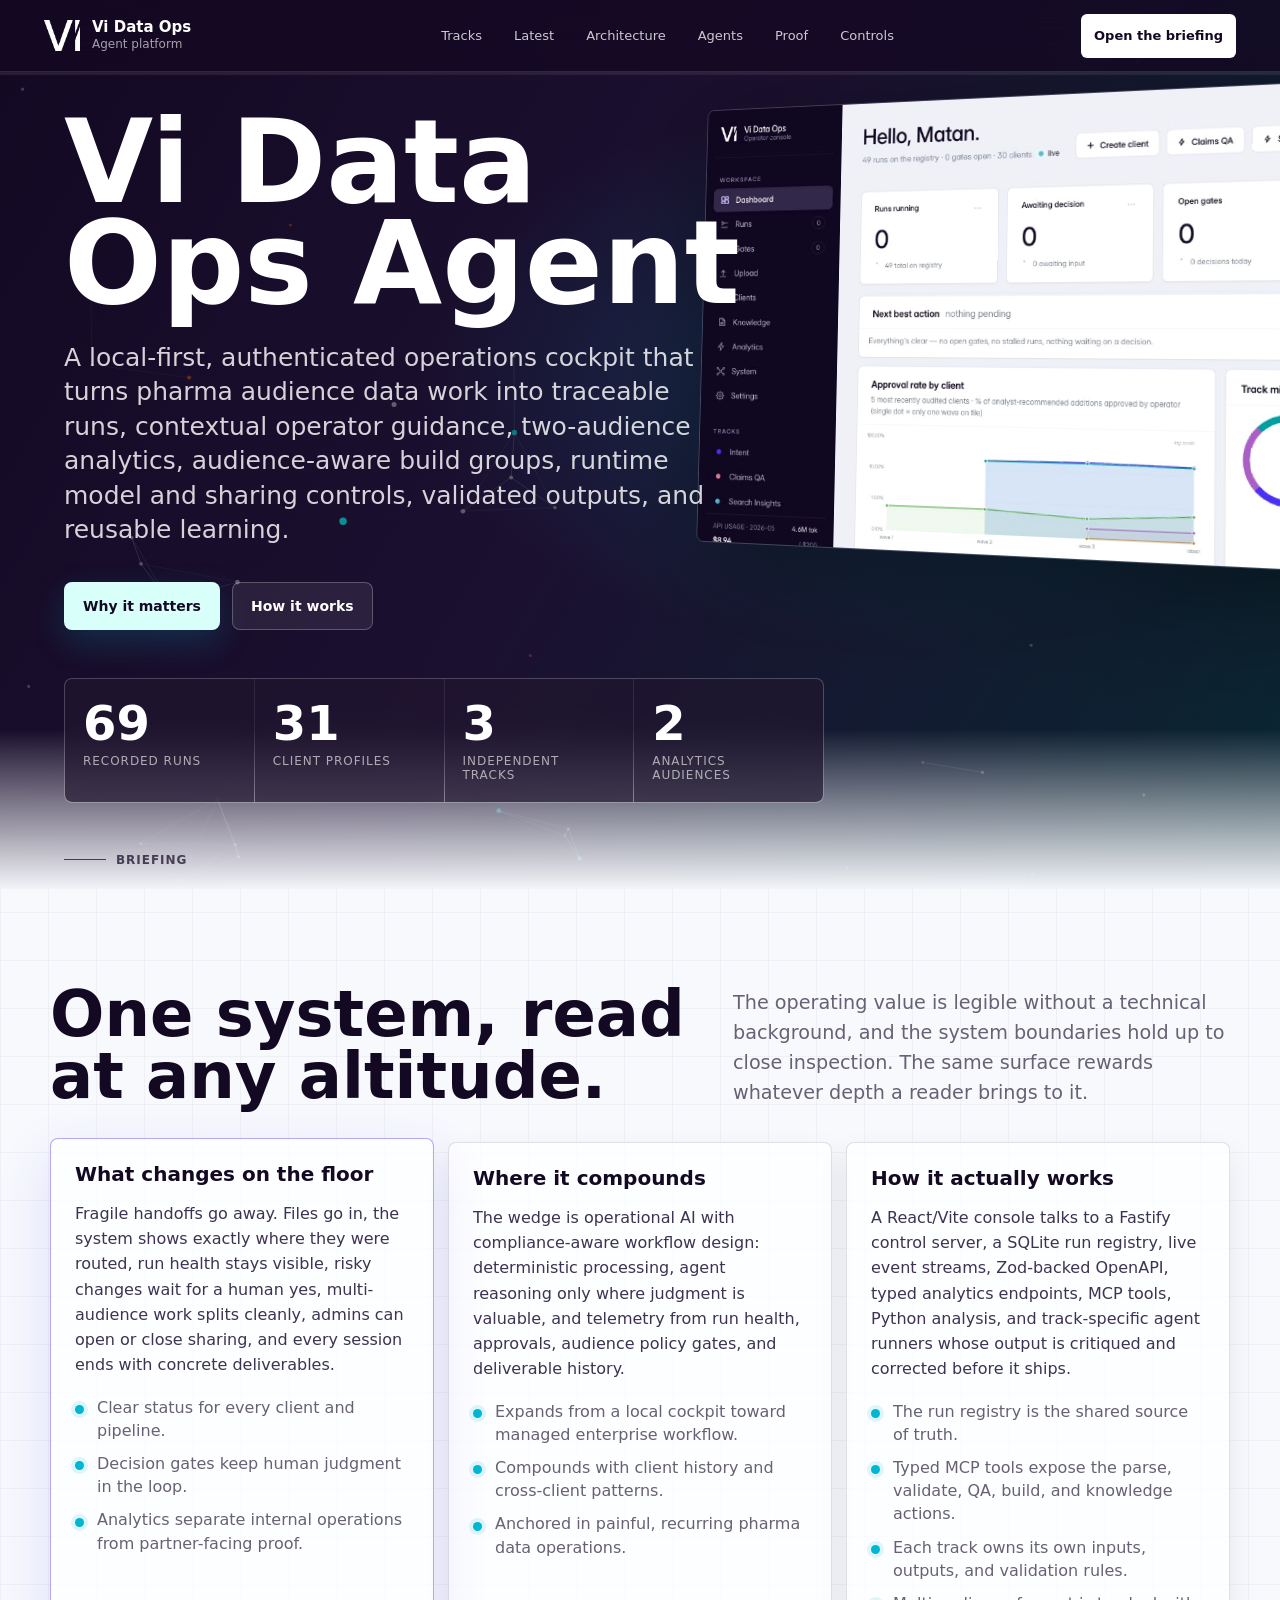
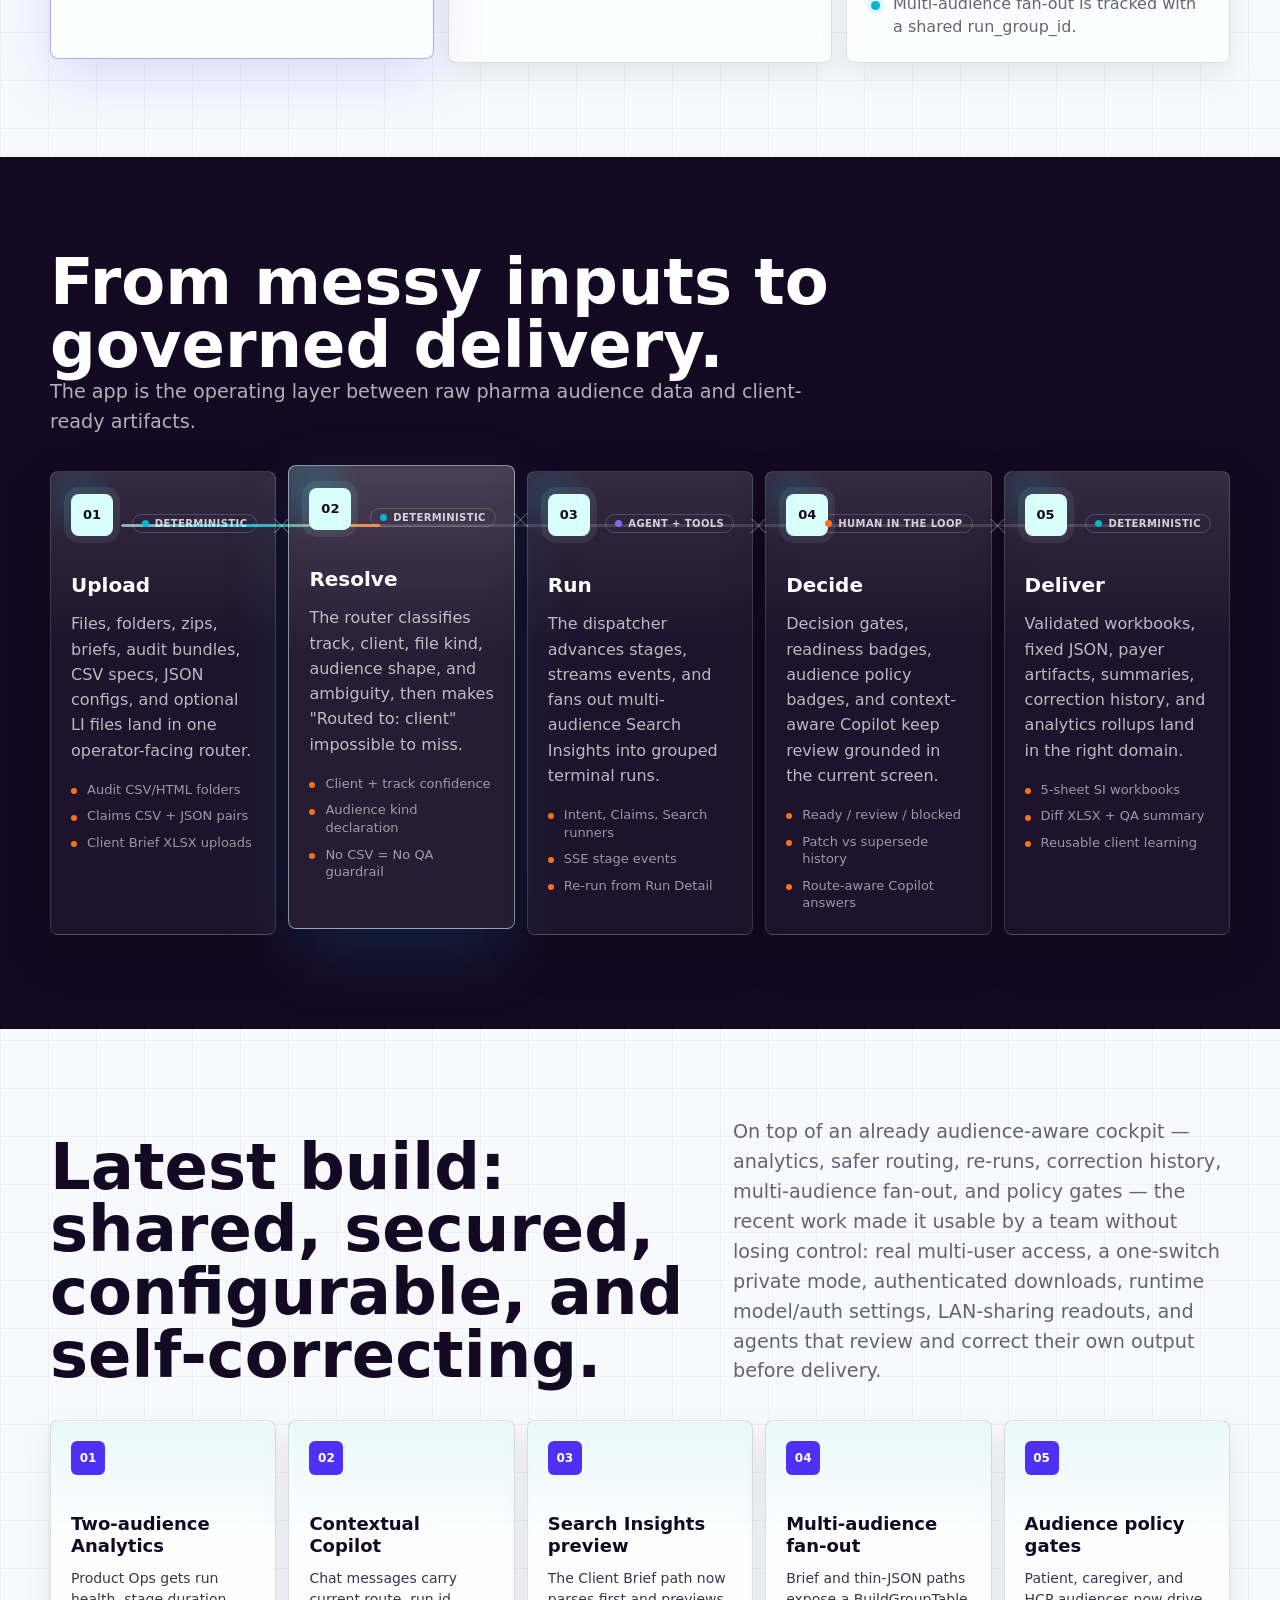
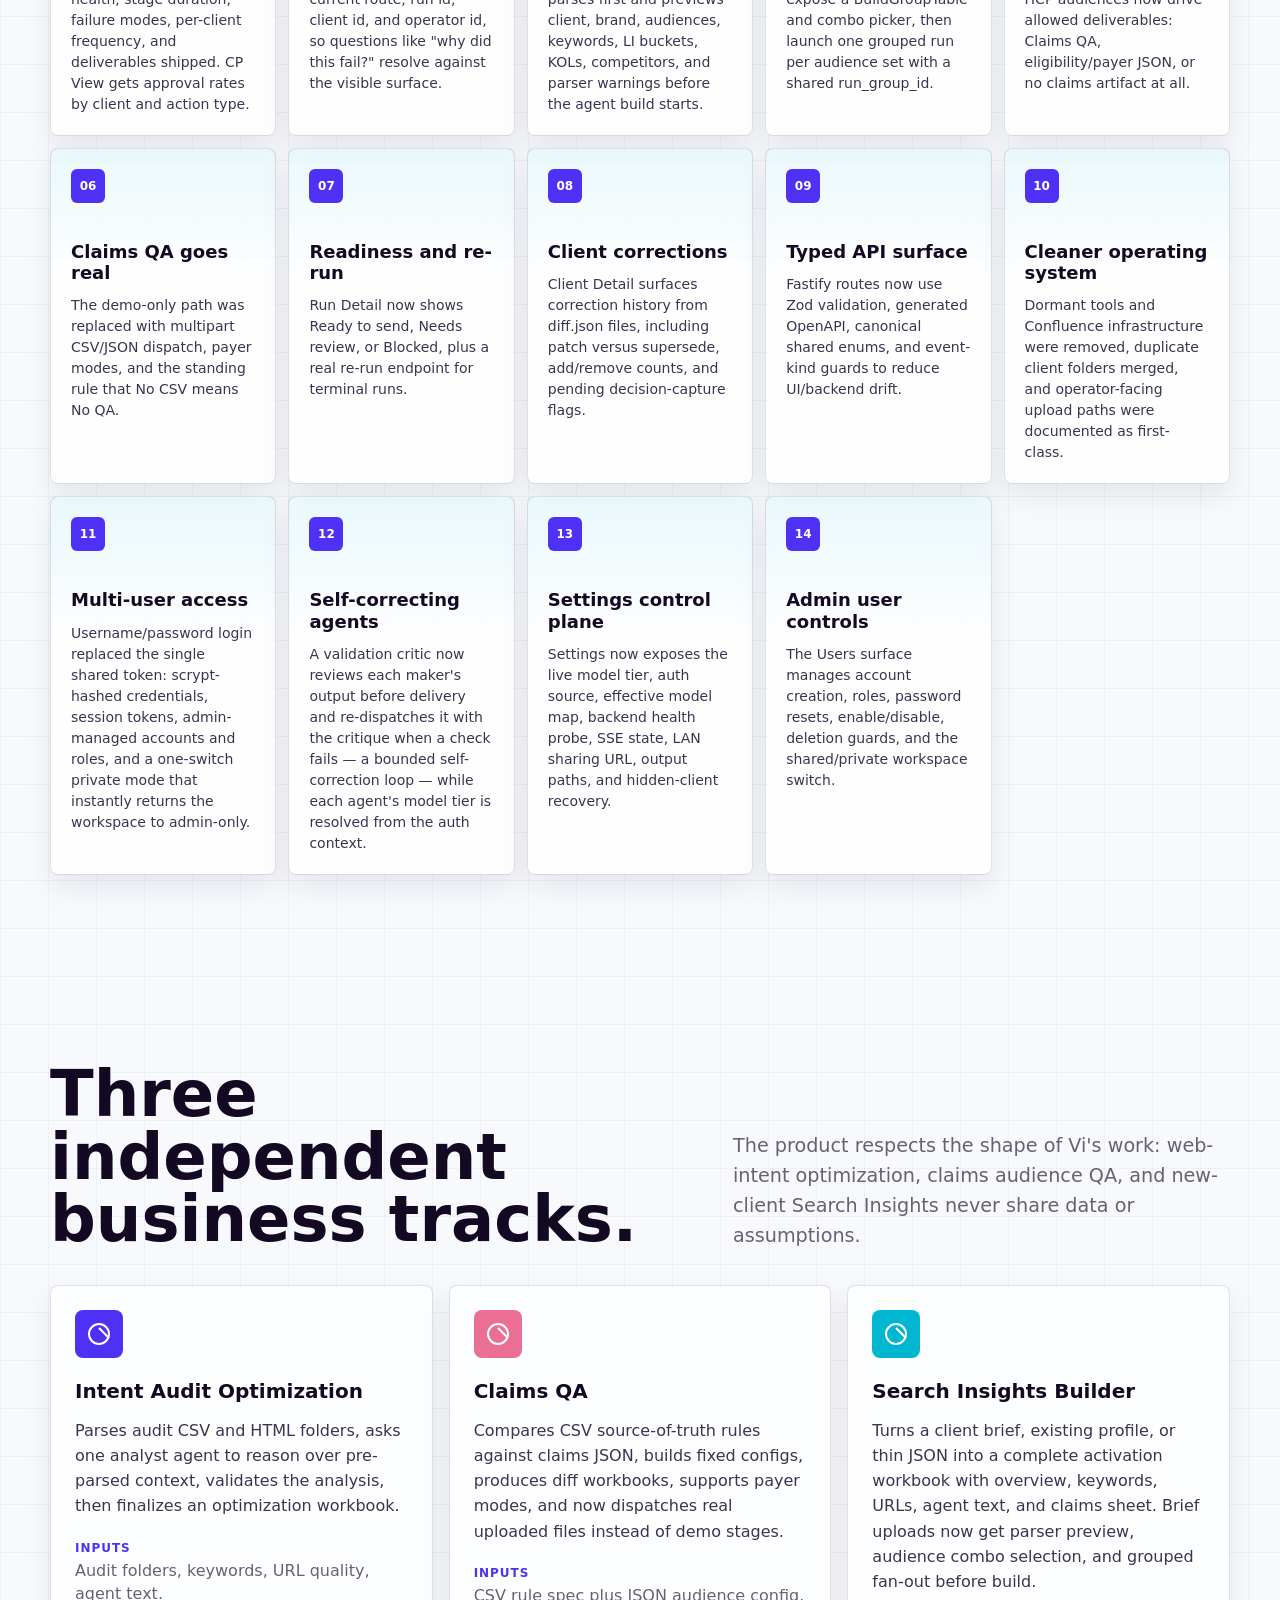
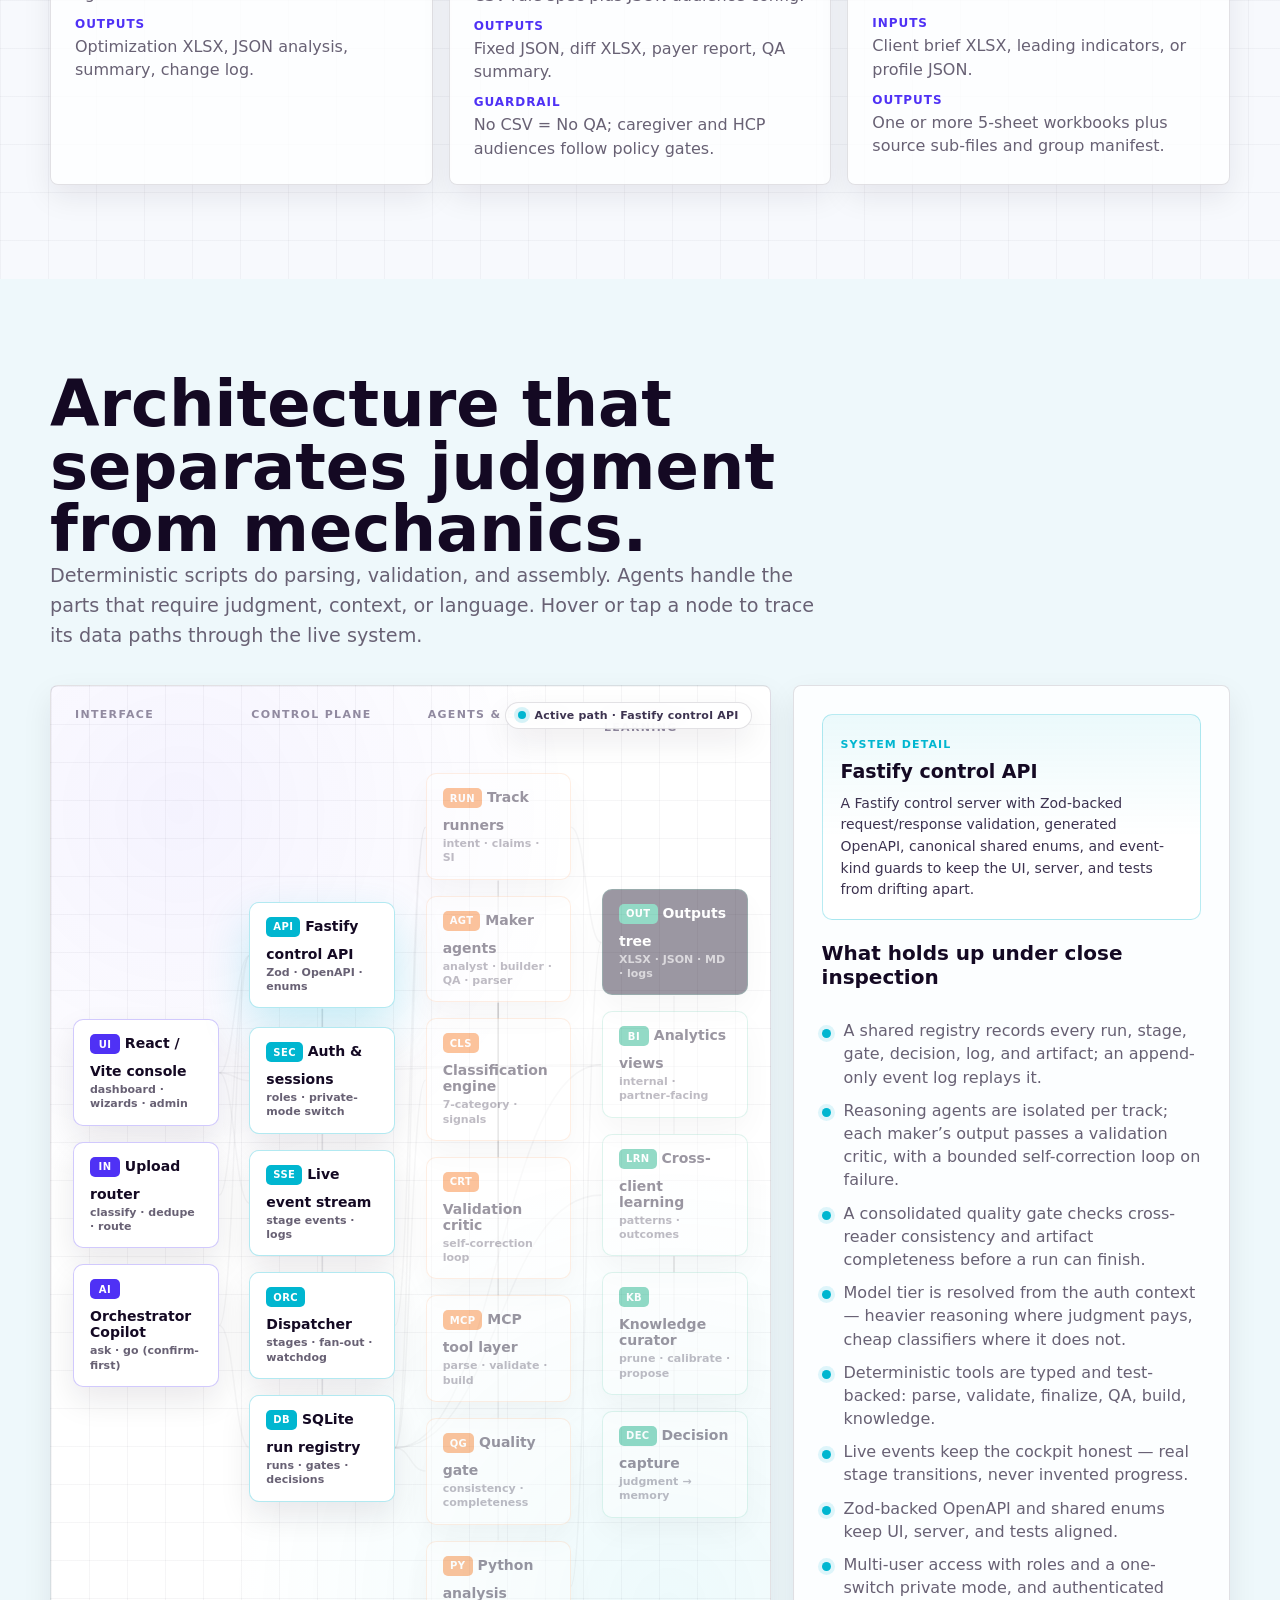
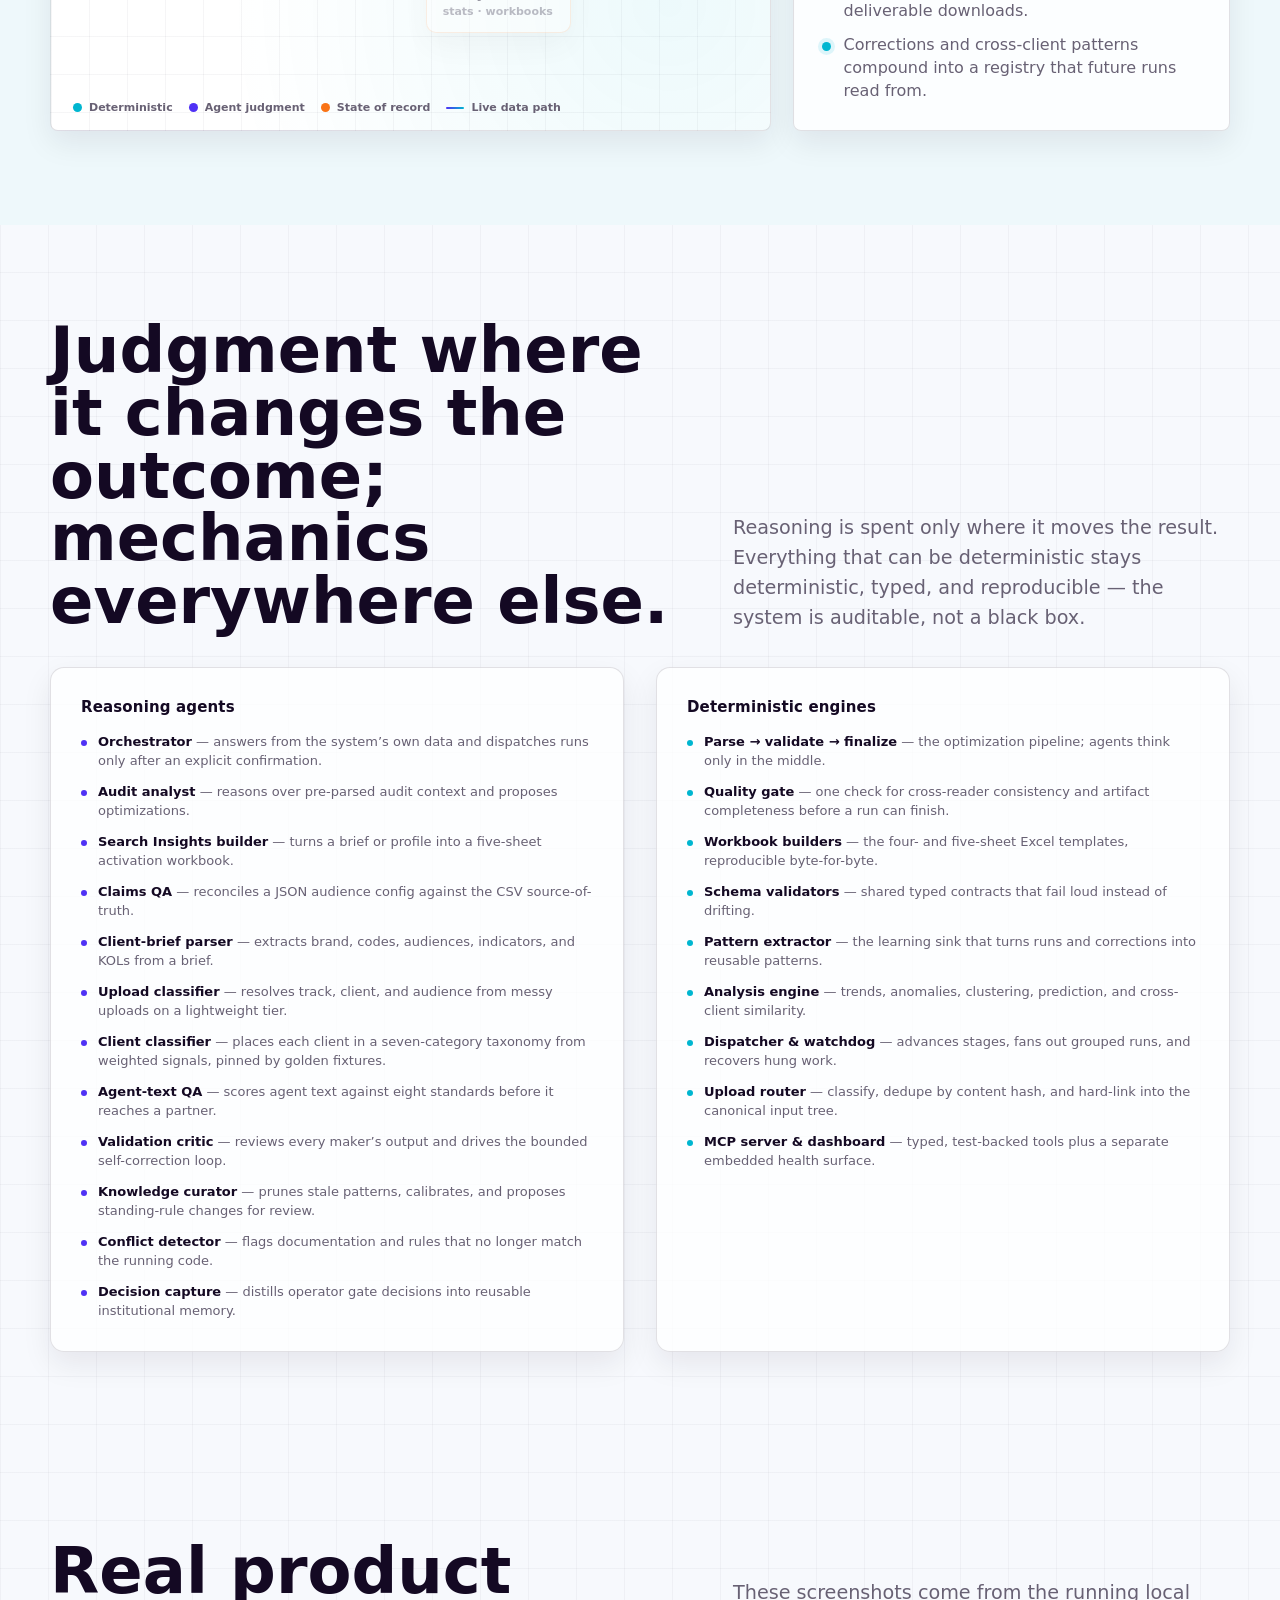
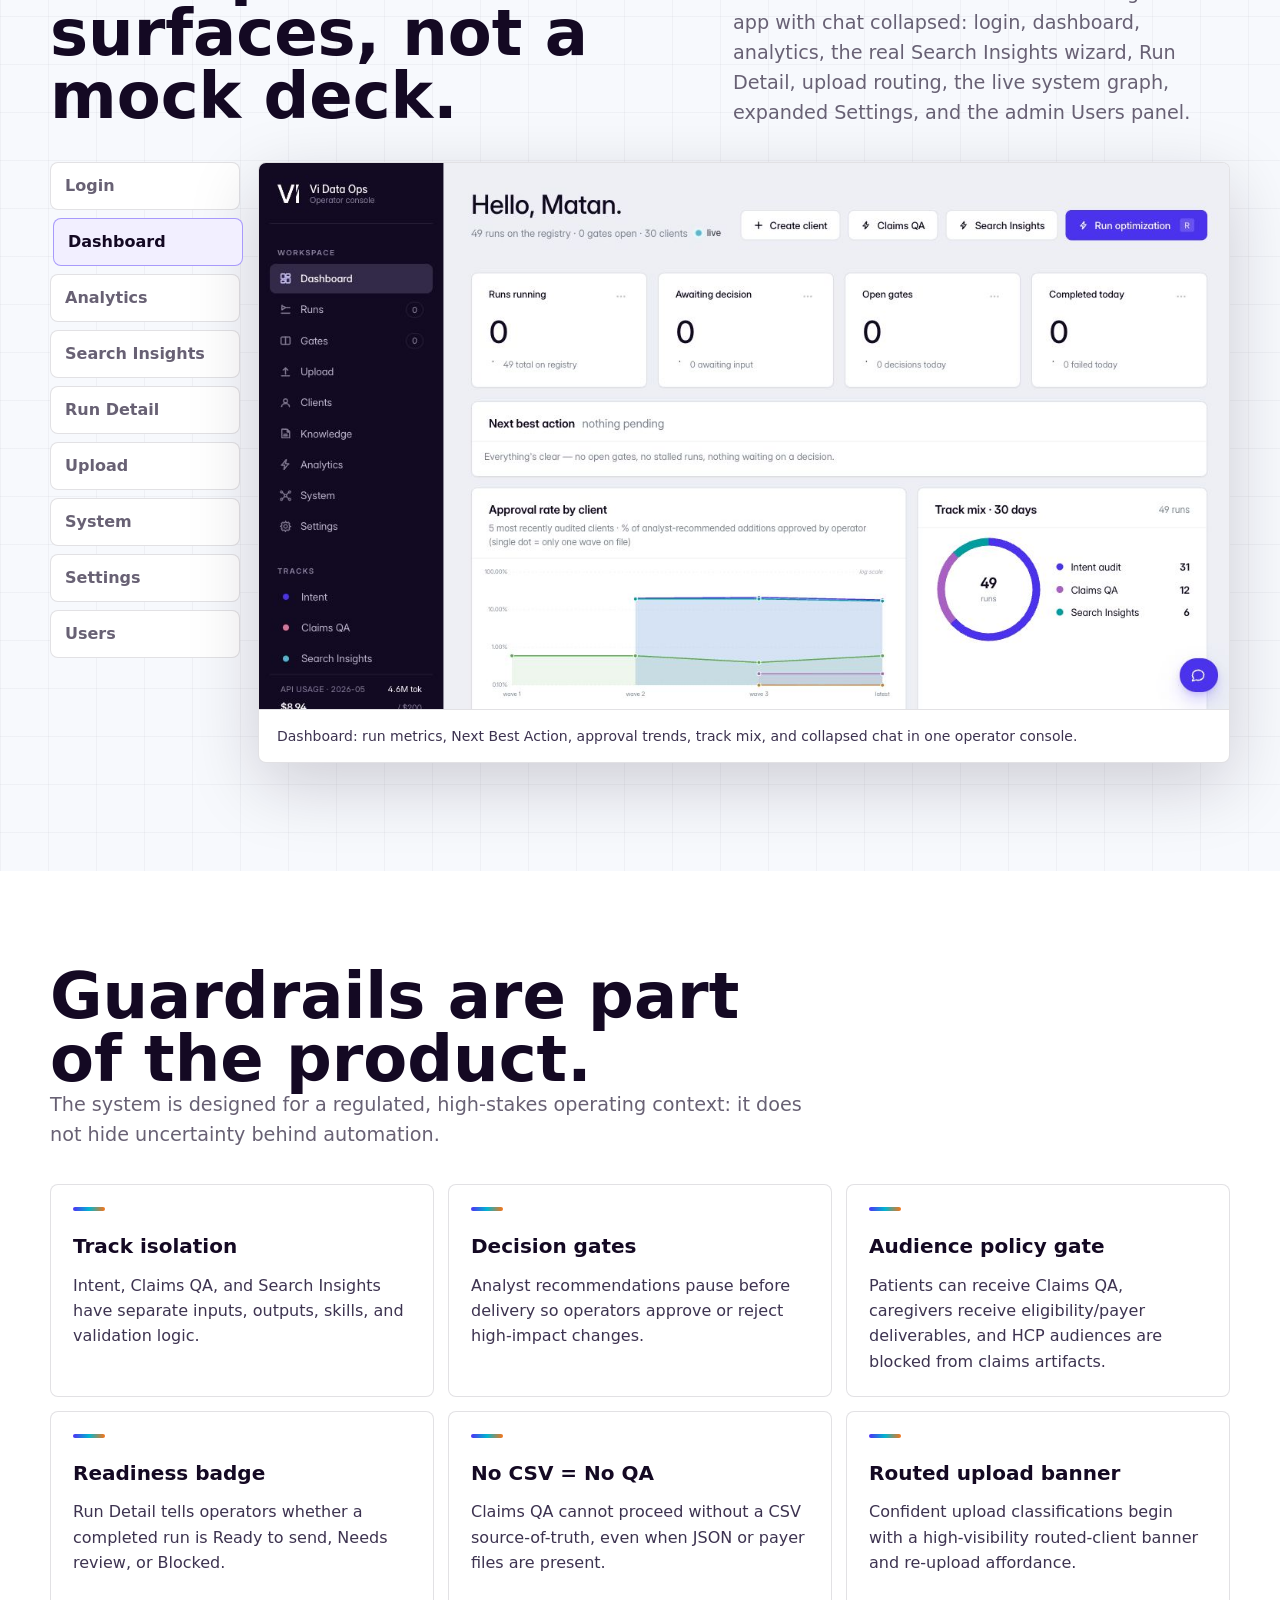
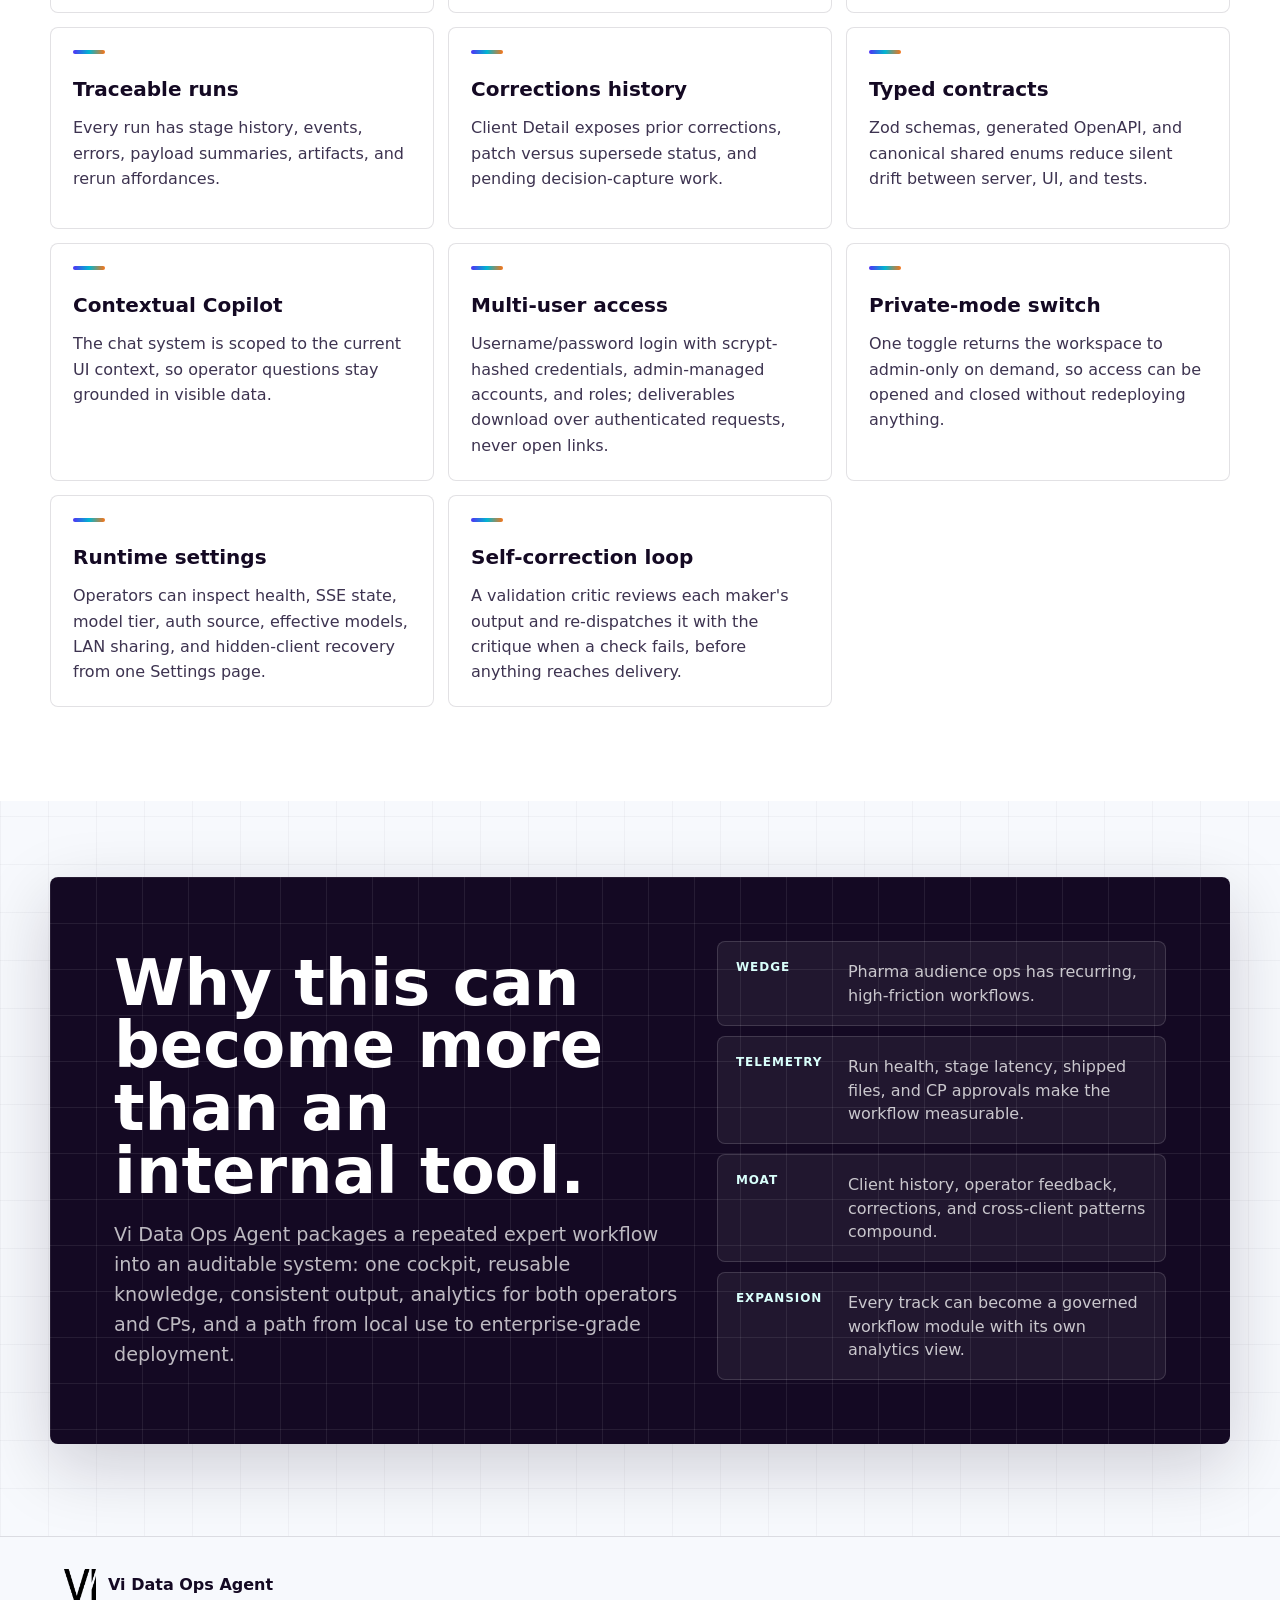
<file: vi-data-ops-investor-landing/index.html>
<!doctype html>
<html lang="en">
  <head>
    <meta charset="utf-8" />
    <meta name="viewport" content="width=device-width, initial-scale=1" />
    <title>Vi Data Ops Agent - Investor Landing</title>
    <meta
      name="description"
      content="A polished investor and executive landing page for the Vi Data Ops Agent: local-first pharma audience operations with analytics, contextual Copilot, governed runs, admin access controls, runtime settings, and validated deliverables."
    />
    <link rel="icon" type="image/png" href="assets/vi-logo-black.png" />
    <link rel="stylesheet" href="styles.css" />
    <script defer src="https://cdn.vercel-insights.com/v1/script.js"></script>
  </head>
  <body>
    <header class="site-nav" aria-label="Primary">
      <a class="brand" href="#top" aria-label="Vi Data Ops Agent home">
        <img src="assets/vi-logo-white.png" alt="Vi" />
        <span>
          <strong>Vi Data Ops</strong>
          <small>Agent platform</small>
        </span>
      </a>
      <nav>
        <a href="#tracks">Tracks</a>
        <a href="#latest">Latest</a>
        <a href="#architecture">Architecture</a>
        <a href="#agents">Agents</a>
        <a href="#proof">Proof</a>
        <a href="#controls">Controls</a>
      </nav>
      <a class="nav-cta" href="#briefing">Open the briefing</a>
    </header>
    <div class="scroll-progress" aria-hidden="true">
      <span id="scroll-progress-bar"></span>
    </div>

    <main id="top">
      <section class="hero" aria-labelledby="hero-title">
        <canvas id="hero-network" aria-hidden="true"></canvas>
        <div class="hero-media" aria-hidden="true">
          <img src="assets/product-dashboard.png" alt="" />
          <div class="scan-line"></div>
        </div>

        <div class="hero-copy">
          <h1 id="hero-title">Vi Data Ops Agent</h1>
          <p class="hero-lede">
            A local-first, authenticated operations cockpit that turns pharma
            audience data work into traceable runs, contextual operator
            guidance, two-audience analytics, audience-aware build groups,
            runtime model and sharing controls, validated outputs, and reusable
            learning.
          </p>
          <div class="hero-actions">
            <a class="btn primary" href="#briefing">Why it matters</a>
            <a class="btn secondary" href="#architecture">How it works</a>
          </div>
          <dl class="hero-metrics" aria-label="Current workspace signals">
            <div>
              <dt data-count="69">0</dt>
              <dd>recorded runs</dd>
            </div>
            <div>
              <dt data-count="31">0</dt>
              <dd>client profiles</dd>
            </div>
            <div>
              <dt data-count="3">0</dt>
              <dd>independent tracks</dd>
            </div>
            <div>
              <dt data-count="2">0</dt>
              <dd>analytics audiences</dd>
            </div>
          </dl>
        </div>

        <a class="scroll-cue" href="#briefing" aria-label="Continue to briefing">
          <span></span>
          Briefing
        </a>
      </section>

      <section id="briefing" class="section briefing reveal" aria-labelledby="briefing-title">
        <div class="section-head">
          <h2 id="briefing-title">One system, read at any altitude.</h2>
          <p>
            The operating value is legible without a technical background, and the
            system boundaries hold up to close inspection. The same surface rewards
            whatever depth a reader brings to it.
          </p>
        </div>

        <div class="briefing-grid">
          <article class="briefing-panel is-active" data-brief-panel="executive">
            <h3>What changes on the floor</h3>
            <p>
              Fragile handoffs go away. Files go in, the system shows exactly where
              they were routed, run health stays visible, risky changes wait for a
              human yes, multi-audience work splits cleanly, admins can open or
              close sharing, and every session ends with concrete deliverables.
            </p>
            <ul>
              <li>Clear status for every client and pipeline.</li>
              <li>Decision gates keep human judgment in the loop.</li>
              <li>Analytics separate internal operations from partner-facing proof.</li>
            </ul>
          </article>
          <article class="briefing-panel" data-brief-panel="investor">
            <h3>Where it compounds</h3>
            <p>
              The wedge is operational AI with compliance-aware workflow design:
              deterministic processing, agent reasoning only where judgment is
              valuable, and telemetry from run health, approvals, audience policy
              gates, and deliverable history.
            </p>
            <ul>
              <li>Expands from a local cockpit toward managed enterprise workflow.</li>
              <li>Compounds with client history and cross-client patterns.</li>
              <li>Anchored in painful, recurring pharma data operations.</li>
            </ul>
          </article>
          <article class="briefing-panel" data-brief-panel="engineer">
            <h3>How it actually works</h3>
            <p>
              A React/Vite console talks to a Fastify control server, a SQLite run
              registry, live event streams, Zod-backed OpenAPI, typed analytics
              endpoints, MCP tools, Python analysis, and track-specific agent
              runners whose output is critiqued and corrected before it ships.
            </p>
            <ul>
              <li>The run registry is the shared source of truth.</li>
              <li>Typed MCP tools expose the parse, validate, QA, build, and knowledge actions.</li>
              <li>Each track owns its own inputs, outputs, and validation rules.</li>
              <li>Multi-audience fan-out is tracked with a shared run_group_id.</li>
            </ul>
          </article>
        </div>
      </section>

      <section class="section narrative reveal" aria-labelledby="narrative-title">
        <div class="section-head compact">
          <h2 id="narrative-title">From messy inputs to governed delivery.</h2>
          <p>
            The app is the operating layer between raw pharma audience data and
            client-ready artifacts.
          </p>
        </div>

        <div class="flow-map" id="flow-map" aria-label="Product flow">
          <div class="flow-track" aria-hidden="true"><span class="flow-track-fill" id="flow-track-fill"></span></div>
          <article class="flow-step is-active" data-flow-node data-engine="det">
            <span class="flow-index">01</span>
            <span class="flow-engine">Deterministic</span>
            <h3>Upload</h3>
            <p>Files, folders, zips, briefs, audit bundles, CSV specs, JSON configs, and optional LI files land in one operator-facing router.</p>
            <ul>
              <li>Audit CSV/HTML folders</li>
              <li>Claims CSV + JSON pairs</li>
              <li>Client Brief XLSX uploads</li>
            </ul>
          </article>
          <article class="flow-step" data-flow-node data-engine="det">
            <span class="flow-index">02</span>
            <span class="flow-engine">Deterministic</span>
            <h3>Resolve</h3>
            <p>The router classifies track, client, file kind, audience shape, and ambiguity, then makes "Routed to: client" impossible to miss.</p>
            <ul>
              <li>Client + track confidence</li>
              <li>Audience kind declaration</li>
              <li>No CSV = No QA guardrail</li>
            </ul>
          </article>
          <article class="flow-step" data-flow-node data-engine="agent">
            <span class="flow-index">03</span>
            <span class="flow-engine">Agent + tools</span>
            <h3>Run</h3>
            <p>The dispatcher advances stages, streams events, and fans out multi-audience Search Insights into grouped terminal runs.</p>
            <ul>
              <li>Intent, Claims, Search runners</li>
              <li>SSE stage events</li>
              <li>Re-run from Run Detail</li>
            </ul>
          </article>
          <article class="flow-step" data-flow-node data-engine="human">
            <span class="flow-index">04</span>
            <span class="flow-engine">Human in the loop</span>
            <h3>Decide</h3>
            <p>Decision gates, readiness badges, audience policy badges, and context-aware Copilot keep review grounded in the current screen.</p>
            <ul>
              <li>Ready / review / blocked</li>
              <li>Patch vs supersede history</li>
              <li>Route-aware Copilot answers</li>
            </ul>
          </article>
          <article class="flow-step" data-flow-node data-engine="det">
            <span class="flow-index">05</span>
            <span class="flow-engine">Deterministic</span>
            <h3>Deliver</h3>
            <p>Validated workbooks, fixed JSON, payer artifacts, summaries, correction history, and analytics rollups land in the right domain.</p>
            <ul>
              <li>5-sheet SI workbooks</li>
              <li>Diff XLSX + QA summary</li>
              <li>Reusable client learning</li>
            </ul>
          </article>
        </div>
      </section>

      <section id="latest" class="section latest reveal" aria-labelledby="latest-title">
        <div class="section-head">
          <h2 id="latest-title">Latest build: shared, secured, configurable, and self-correcting.</h2>
          <p>
            On top of an already audience-aware cockpit &mdash; analytics, safer
            routing, re-runs, correction history, multi-audience fan-out, and
            policy gates &mdash; the recent work made it usable by a team without
            losing control: real multi-user access, a one-switch private mode,
            authenticated downloads, runtime model/auth settings, LAN-sharing
            readouts, and agents that review and correct their own output before
            delivery.
          </p>
        </div>

        <div class="release-grid">
          <article>
            <span>01</span>
            <h3>Two-audience Analytics</h3>
            <p>Product Ops gets run health, stage duration, failure modes, per-client frequency, and deliverables shipped. CP View gets approval rates by client and action type.</p>
          </article>
          <article>
            <span>02</span>
            <h3>Contextual Copilot</h3>
            <p>Chat messages carry current route, run id, client id, and operator id, so questions like "why did this fail?" resolve against the visible surface.</p>
          </article>
          <article>
            <span>03</span>
            <h3>Search Insights preview</h3>
            <p>The Client Brief path now parses first and previews client, brand, audiences, keywords, LI buckets, KOLs, competitors, and parser warnings before the agent build starts.</p>
          </article>
          <article>
            <span>04</span>
            <h3>Multi-audience fan-out</h3>
            <p>Brief and thin-JSON paths expose a BuildGroupTable and combo picker, then launch one grouped run per audience set with a shared run_group_id.</p>
          </article>
          <article>
            <span>05</span>
            <h3>Audience policy gates</h3>
            <p>Patient, caregiver, and HCP audiences now drive allowed deliverables: Claims QA, eligibility/payer JSON, or no claims artifact at all.</p>
          </article>
          <article>
            <span>06</span>
            <h3>Claims QA goes real</h3>
            <p>The demo-only path was replaced with multipart CSV/JSON dispatch, payer modes, and the standing rule that No CSV means No QA.</p>
          </article>
          <article>
            <span>07</span>
            <h3>Readiness and re-run</h3>
            <p>Run Detail now shows Ready to send, Needs review, or Blocked, plus a real re-run endpoint for terminal runs.</p>
          </article>
          <article>
            <span>08</span>
            <h3>Client corrections</h3>
            <p>Client Detail surfaces correction history from diff.json files, including patch versus supersede, add/remove counts, and pending decision-capture flags.</p>
          </article>
          <article>
            <span>09</span>
            <h3>Typed API surface</h3>
            <p>Fastify routes now use Zod validation, generated OpenAPI, canonical shared enums, and event-kind guards to reduce UI/backend drift.</p>
          </article>
          <article>
            <span>10</span>
            <h3>Cleaner operating system</h3>
            <p>Dormant tools and Confluence infrastructure were removed, duplicate client folders merged, and operator-facing upload paths were documented as first-class.</p>
          </article>
          <article>
            <span>11</span>
            <h3>Multi-user access</h3>
            <p>Username/password login replaced the single shared token: scrypt-hashed credentials, session tokens, admin-managed accounts and roles, and a one-switch private mode that instantly returns the workspace to admin-only.</p>
          </article>
          <article>
            <span>12</span>
            <h3>Self-correcting agents</h3>
            <p>A validation critic now reviews each maker's output before delivery and re-dispatches it with the critique when a check fails &mdash; a bounded self-correction loop &mdash; while each agent's model tier is resolved from the auth context.</p>
          </article>
          <article>
            <span>13</span>
            <h3>Settings control plane</h3>
            <p>Settings now exposes the live model tier, auth source, effective model map, backend health probe, SSE state, LAN sharing URL, output paths, and hidden-client recovery.</p>
          </article>
          <article>
            <span>14</span>
            <h3>Admin user controls</h3>
            <p>The Users surface manages account creation, roles, password resets, enable/disable, deletion guards, and the shared/private workspace switch.</p>
          </article>
        </div>
      </section>

      <section id="tracks" class="section tracks reveal" aria-labelledby="tracks-title">
        <div class="section-head">
          <h2 id="tracks-title">Three independent business tracks.</h2>
          <p>
            The product respects the shape of Vi's work: web-intent optimization,
            claims audience QA, and new-client Search Insights never share data
            or assumptions.
          </p>
        </div>

        <div class="track-grid">
          <article class="track-card">
            <div class="track-icon intent"></div>
            <h3>Intent Audit Optimization</h3>
            <p>
              Parses audit CSV and HTML folders, asks one analyst agent to reason
              over pre-parsed context, validates the analysis, then finalizes an
              optimization workbook.
            </p>
            <dl>
              <div><dt>Inputs</dt><dd>Audit folders, keywords, URL quality, agent text.</dd></div>
              <div><dt>Outputs</dt><dd>Optimization XLSX, JSON analysis, summary, change log.</dd></div>
            </dl>
          </article>
          <article class="track-card">
            <div class="track-icon claims"></div>
            <h3>Claims QA</h3>
            <p>
              Compares CSV source-of-truth rules against claims JSON, builds
              fixed configs, produces diff workbooks, supports payer modes, and
              now dispatches real uploaded files instead of demo stages.
            </p>
            <dl>
              <div><dt>Inputs</dt><dd>CSV rule spec plus JSON audience config.</dd></div>
              <div><dt>Outputs</dt><dd>Fixed JSON, diff XLSX, payer report, QA summary.</dd></div>
              <div><dt>Guardrail</dt><dd>No CSV = No QA; caregiver and HCP audiences follow policy gates.</dd></div>
            </dl>
          </article>
          <article class="track-card">
            <div class="track-icon search"></div>
            <h3>Search Insights Builder</h3>
            <p>
              Turns a client brief, existing profile, or thin JSON into a complete
              activation workbook with overview, keywords, URLs, agent text, and
              claims sheet. Brief uploads now get parser preview, audience combo
              selection, and grouped fan-out before build.
            </p>
            <dl>
              <div><dt>Inputs</dt><dd>Client brief XLSX, leading indicators, or profile JSON.</dd></div>
              <div><dt>Outputs</dt><dd>One or more 5-sheet workbooks plus source sub-files and group manifest.</dd></div>
            </dl>
          </article>
        </div>
      </section>

      <section id="architecture" class="section architecture reveal" aria-labelledby="architecture-title">
        <div class="section-head compact">
          <h2 id="architecture-title">Architecture that separates judgment from mechanics.</h2>
          <p>
            Deterministic scripts do parsing, validation, and assembly. Agents
            handle the parts that require judgment, context, or language. Hover or
            tap a node to trace its data paths through the live system.
          </p>
        </div>

        <div class="architecture-wrap">
          <div class="topology" id="topology" aria-label="Interactive system architecture diagram">
            <svg class="topo-links" id="topo-links" aria-hidden="true" preserveAspectRatio="none"></svg>

            <div class="topo-flow-banner" aria-hidden="true">
              <span class="topo-flow-dot"></span>
              <span id="topo-flow-label">Tracing data flow across four layers</span>
            </div>

            <div class="topo-grid" id="topo-grid">
              <div class="topo-col" data-layer="interface">
                <span class="topo-col-head">Interface</span>
                <button class="topo-node" data-node="ui" data-detail="The React/Vite operator console renders the dashboard, the Search Insights wizard, Run Detail, Analytics, the System graph, and admin user management. It subscribes to the event stream so state never lies about progress.">
                  <span class="topo-tag">UI</span>
                  React / Vite console
                  <small>dashboard · wizards · admin</small>
                </button>
                <button class="topo-node" data-node="upload" data-detail="A deterministic intake router ingests files, folders, zips, briefs, audit bundles, CSV specs, and JSON configs, resolves track, client, file kind, and audience shape, dedupes by content hash, and hard-links into the canonical input tree before anything runs.">
                  <span class="topo-tag">IN</span>
                  Upload router
                  <small>classify · dedupe · route</small>
                </button>
                <button class="topo-node" data-node="copilot" data-detail="One orchestrator chat agent serving two intents, auto-routed: Ask answers read-only questions about runs, deliverables, and cross-client analytics by citing the system&rsquo;s own data; Go dispatches runs confirm-first. Scoped to the current route, run, client, and operator.">
                  <span class="topo-tag">AI</span>
                  Orchestrator Copilot
                  <small>ask · go (confirm-first)</small>
                </button>
              </div>

              <div class="topo-col" data-layer="control">
                <span class="topo-col-head">Control plane</span>
                <button class="topo-node" data-node="api" data-detail="A Fastify control server with Zod-backed request/response validation, generated OpenAPI, canonical shared enums, and event-kind guards to keep the UI, server, and tests from drifting apart.">
                  <span class="topo-tag">API</span>
                  Fastify control API
                  <small>Zod · OpenAPI · enums</small>
                </button>
                <button class="topo-node" data-node="auth" data-detail="Multi-user access: username/password login with scrypt-hashed credentials, opaque session tokens, admin-managed accounts and roles, and a one-switch private mode that instantly drops the workspace back to admin-only when sharing should stop.">
                  <span class="topo-tag">SEC</span>
                  Auth &amp; sessions
                  <small>roles · private-mode switch</small>
                </button>
                <button class="topo-node" data-node="sse" data-detail="A Server-Sent Events stream pushes real stage transitions, logs, and errors to the cockpit as runs advance &mdash; no invented progress bars.">
                  <span class="topo-tag">SSE</span>
                  Live event stream
                  <small>stage events · logs</small>
                </button>
                <button class="topo-node" data-node="dispatcher" data-detail="The dispatcher advances each track&rsquo;s stages, races stage work against a watchdog and timeout so a hung run never wedges the queue, and fans multi-audience Search Insights out into grouped terminal runs under one shared run_group_id.">
                  <span class="topo-tag">ORC</span>
                  Dispatcher
                  <small>stages · fan-out · watchdog</small>
                </button>
                <button class="topo-node" data-node="registry" data-detail="A SQLite run registry is the shared source of truth: runs, stages, decision gates, captured decisions, payload summaries, artifacts, per-model usage, and run_group_id clusters. An append-only event log is the truth-of-record for replay.">
                  <span class="topo-tag">DB</span>
                  SQLite run registry
                  <small>runs · gates · decisions</small>
                </button>
              </div>

              <div class="topo-col" data-layer="execution">
                <span class="topo-col-head">Agents &amp; engines</span>
                <button class="topo-node" data-node="runners" data-detail="Track-specific runners for Intent Audit, Claims QA, and Search Insights isolate every Agent SDK call. Each track owns its inputs, outputs, and validation rules and never shares assumptions across tracks.">
                  <span class="topo-tag">RUN</span>
                  Track runners
                  <small>intent · claims · SI</small>
                </button>
                <button class="topo-node" data-node="makers" data-detail="The reasoning agents that produce work: an audit analyst, a Search Insights builder, a Claims QA agent, a client-brief parser, and a lightweight upload classifier. Each agent&rsquo;s model tier is resolved from the auth context &mdash; heavier reasoning where judgment pays, cheap classifiers where it doesn&rsquo;t.">
                  <span class="topo-tag">AGT</span>
                  Maker agents
                  <small>analyst · builder · QA · parser</small>
                </button>
                <button class="topo-node" data-node="classify" data-detail="A classification engine places each client in a closed seven-category taxonomy from weighted signals &mdash; orphan ICD codes, drug brands, lexicon hits &mdash; pinned by golden-fixture tests so a lexicon edit can&rsquo;t silently re-classify existing clients. An operator override always wins.">
                  <span class="topo-tag">CLS</span>
                  Classification engine
                  <small>7-category · signals</small>
                </button>
                <button class="topo-node" data-node="critic" data-detail="A generalized validation critic reviews each maker&rsquo;s output before delivery. A failed verdict re-dispatches the same maker inline with the critique appended &mdash; a bounded self-correction loop &mdash; while a stagnation guard stops a maker that isn&rsquo;t converging.">
                  <span class="topo-tag">CRT</span>
                  Validation critic
                  <small>self-correction loop</small>
                </button>
                <button class="topo-node" data-node="mcp" data-detail="Typed, test-backed MCP tools expose the deterministic mechanics the agents call into: parse, validate, finalize, Claims QA, Search Insights build, and the read-only knowledge and insights queries.">
                  <span class="topo-tag">MCP</span>
                  MCP tool layer
                  <small>parse · validate · build</small>
                </button>
                <button class="topo-node" data-node="quality" data-detail="A consolidated quality gate runs before a run is allowed to finish: it reconciles cross-reader consistency and confirms every expected artifact exists and is well-formed &mdash; the old separate cross-validation and health-monitor phases, folded into one deterministic check.">
                  <span class="topo-tag">QG</span>
                  Quality gate
                  <small>consistency · completeness</small>
                </button>
                <button class="topo-node" data-node="analysis" data-detail="Python analysis modules handle trends, anomalies, clustering, prediction, cross-client similarity, and workbook assembly &mdash; the heavy quality work that stays deterministic and reproducible.">
                  <span class="topo-tag">PY</span>
                  Python analysis
                  <small>stats · workbooks</small>
                </button>
              </div>

              <div class="topo-col" data-layer="delivery">
                <span class="topo-col-head">Delivery &amp; learning</span>
                <button class="topo-node is-terminal" data-node="outputs" data-detail="Validated workbooks, fixed JSON, payer artifacts, diff XLSX, summaries, change logs, and group manifests land in the right client domain inside a structured Outputs tree. Deliverables download over authenticated requests, not open links.">
                  <span class="topo-tag">OUT</span>
                  Outputs tree
                  <small>XLSX · JSON · MD · logs</small>
                </button>
                <button class="topo-node" data-node="analytics" data-detail="Two-audience analytics roll up the registry: an internal operations view gets run health, stage latency, failure modes, and shipped deliverables; a partner-facing view gets approval rates by client and action type.">
                  <span class="topo-tag">BI</span>
                  Analytics views
                  <small>internal · partner-facing</small>
                </button>
                <button class="topo-node" data-node="learning" data-detail="Corrections, keyword outcomes, and recurring cross-client patterns accrue into a pattern registry that later runs read from &mdash; the part of the system that compounds with every client and every operator decision.">
                  <span class="topo-tag">LRN</span>
                  Cross-client learning
                  <small>patterns · outcomes</small>
                </button>
                <button class="topo-node" data-node="curator" data-detail="A knowledge-curator agent maintains the learning base: it prunes stale patterns, reconciles the critic&rsquo;s calibration signal, and drafts standing-rule changes as proposals for review &mdash; it never auto-applies a rule. A separate conflict detector flags docs and rules that drift from the running code.">
                  <span class="topo-tag">KB</span>
                  Knowledge curator
                  <small>prune · calibrate · propose</small>
                </button>
                <button class="topo-node" data-node="decisions" data-detail="Operator gate decisions are captured and distilled into reusable, generalizable patterns &mdash; proposed for review, never auto-applied &mdash; so human judgment becomes durable institutional memory instead of a one-off click.">
                  <span class="topo-tag">DEC</span>
                  Decision capture
                  <small>judgment &rarr; memory</small>
                </button>
              </div>
            </div>

            <div class="topo-legend" aria-hidden="true">
              <span><i class="dot deterministic"></i>Deterministic</span>
              <span><i class="dot agentic"></i>Agent judgment</span>
              <span><i class="dot store"></i>State of record</span>
              <span><i class="line"></i>Live data path</span>
            </div>
          </div>

          <div class="architecture-copy">
            <div class="topo-detail" id="topo-detail" aria-live="polite">
              <span class="topo-detail-kicker">System detail</span>
              <h3 id="topo-detail-title">A live multi-agent system, one source of truth</h3>
              <p id="topo-detail-body">
                Hover or tap any node to trace exactly which subsystems it talks to.
                Every path here is a real boundary in the codebase &mdash; the run
                registry sits at the center, deterministic mechanics stay reproducible,
                and judgment-heavy work is fenced inside agents that critique and
                correct each other before anything is delivered.
              </p>
            </div>
            <h3 class="check-head">What holds up under close inspection</h3>
            <ul class="check-list">
              <li>A shared registry records every run, stage, gate, decision, log, and artifact; an append-only event log replays it.</li>
              <li>Reasoning agents are isolated per track; each maker&rsquo;s output passes a validation critic, with a bounded self-correction loop on failure.</li>
              <li>A consolidated quality gate checks cross-reader consistency and artifact completeness before a run can finish.</li>
              <li>Model tier is resolved from the auth context &mdash; heavier reasoning where judgment pays, cheap classifiers where it does not.</li>
              <li>Deterministic tools are typed and test-backed: parse, validate, finalize, QA, build, knowledge.</li>
              <li>Live events keep the cockpit honest &mdash; real stage transitions, never invented progress.</li>
              <li>Zod-backed OpenAPI and shared enums keep UI, server, and tests aligned.</li>
              <li>Multi-user access with roles and a one-switch private mode, and authenticated deliverable downloads.</li>
              <li>Corrections and cross-client patterns compound into a registry that future runs read from.</li>
            </ul>
          </div>
        </div>
      </section>

      <section id="agents" class="section roster-section reveal" aria-labelledby="roster-title">
        <div class="section-head">
          <h2 id="roster-title">Judgment where it changes the outcome; mechanics everywhere else.</h2>
          <p>
            Reasoning is spent only where it moves the result. Everything that can
            be deterministic stays deterministic, typed, and reproducible &mdash; the
            system is auditable, not a black box.
          </p>
        </div>
        <div class="roster">
          <article class="roster-col">
            <h3>Reasoning agents</h3>
            <ul>
              <li><strong>Orchestrator</strong> &mdash; answers from the system&rsquo;s own data and dispatches runs only after an explicit confirmation.</li>
              <li><strong>Audit analyst</strong> &mdash; reasons over pre-parsed audit context and proposes optimizations.</li>
              <li><strong>Search Insights builder</strong> &mdash; turns a brief or profile into a five-sheet activation workbook.</li>
              <li><strong>Claims QA</strong> &mdash; reconciles a JSON audience config against the CSV source-of-truth.</li>
              <li><strong>Client-brief parser</strong> &mdash; extracts brand, codes, audiences, indicators, and KOLs from a brief.</li>
              <li><strong>Upload classifier</strong> &mdash; resolves track, client, and audience from messy uploads on a lightweight tier.</li>
              <li><strong>Client classifier</strong> &mdash; places each client in a seven-category taxonomy from weighted signals, pinned by golden fixtures.</li>
              <li><strong>Agent-text QA</strong> &mdash; scores agent text against eight standards before it reaches a partner.</li>
              <li><strong>Validation critic</strong> &mdash; reviews every maker&rsquo;s output and drives the bounded self-correction loop.</li>
              <li><strong>Knowledge curator</strong> &mdash; prunes stale patterns, calibrates, and proposes standing-rule changes for review.</li>
              <li><strong>Conflict detector</strong> &mdash; flags documentation and rules that no longer match the running code.</li>
              <li><strong>Decision capture</strong> &mdash; distills operator gate decisions into reusable institutional memory.</li>
            </ul>
          </article>
          <article class="roster-col">
            <h3>Deterministic engines</h3>
            <ul>
              <li><strong>Parse &rarr; validate &rarr; finalize</strong> &mdash; the optimization pipeline; agents think only in the middle.</li>
              <li><strong>Quality gate</strong> &mdash; one check for cross-reader consistency and artifact completeness before a run can finish.</li>
              <li><strong>Workbook builders</strong> &mdash; the four- and five-sheet Excel templates, reproducible byte-for-byte.</li>
              <li><strong>Schema validators</strong> &mdash; shared typed contracts that fail loud instead of drifting.</li>
              <li><strong>Pattern extractor</strong> &mdash; the learning sink that turns runs and corrections into reusable patterns.</li>
              <li><strong>Analysis engine</strong> &mdash; trends, anomalies, clustering, prediction, and cross-client similarity.</li>
              <li><strong>Dispatcher &amp; watchdog</strong> &mdash; advances stages, fans out grouped runs, and recovers hung work.</li>
              <li><strong>Upload router</strong> &mdash; classify, dedupe by content hash, and hard-link into the canonical input tree.</li>
              <li><strong>MCP server &amp; dashboard</strong> &mdash; typed, test-backed tools plus a separate embedded health surface.</li>
            </ul>
          </article>
        </div>
      </section>

      <section id="proof" class="section proof reveal" aria-labelledby="proof-title">
        <div class="section-head">
          <h2 id="proof-title">Real product surfaces, not a mock deck.</h2>
          <p>
            These screenshots come from the running local app with chat collapsed:
            login, dashboard, analytics, the real Search Insights wizard, Run
            Detail, upload routing, the live system graph, expanded Settings,
            and the admin Users panel.
          </p>
        </div>

        <div class="showcase">
          <div class="showcase-tabs" role="tablist" aria-label="Product screenshots">
            <button data-shot="login">Login</button>
            <button class="is-active" data-shot="dashboard">Dashboard</button>
            <button data-shot="analytics">Analytics</button>
            <button data-shot="search">Search Insights</button>
            <button data-shot="run">Run Detail</button>
            <button data-shot="upload">Upload</button>
            <button data-shot="system">System</button>
            <button data-shot="settings">Settings</button>
            <button data-shot="users">Users</button>
          </div>
          <figure class="shot-frame">
            <img
              id="showcase-image"
              src="assets/product-dashboard.png"
              alt="Vi Data Ops dashboard with run metrics, next best action, track mix, and collapsed chat."
            />
            <figcaption id="showcase-caption">
              Dashboard: run metrics, Next Best Action, approval trends, track mix, and collapsed chat in one operator console.
            </figcaption>
          </figure>
        </div>
      </section>

      <section id="controls" class="section controls reveal" aria-labelledby="controls-title">
        <div class="section-head compact">
          <h2 id="controls-title">Guardrails are part of the product.</h2>
          <p>
            The system is designed for a regulated, high-stakes operating context:
            it does not hide uncertainty behind automation.
          </p>
        </div>

        <div class="control-grid">
          <article>
            <h3>Track isolation</h3>
            <p>Intent, Claims QA, and Search Insights have separate inputs, outputs, skills, and validation logic.</p>
          </article>
          <article>
            <h3>Decision gates</h3>
            <p>Analyst recommendations pause before delivery so operators approve or reject high-impact changes.</p>
          </article>
          <article>
            <h3>Audience policy gate</h3>
            <p>Patients can receive Claims QA, caregivers receive eligibility/payer deliverables, and HCP audiences are blocked from claims artifacts.</p>
          </article>
          <article>
            <h3>Readiness badge</h3>
            <p>Run Detail tells operators whether a completed run is Ready to send, Needs review, or Blocked.</p>
          </article>
          <article>
            <h3>No CSV = No QA</h3>
            <p>Claims QA cannot proceed without a CSV source-of-truth, even when JSON or payer files are present.</p>
          </article>
          <article>
            <h3>Routed upload banner</h3>
            <p>Confident upload classifications begin with a high-visibility routed-client banner and re-upload affordance.</p>
          </article>
          <article>
            <h3>Traceable runs</h3>
            <p>Every run has stage history, events, errors, payload summaries, artifacts, and rerun affordances.</p>
          </article>
          <article>
            <h3>Corrections history</h3>
            <p>Client Detail exposes prior corrections, patch versus supersede status, and pending decision-capture work.</p>
          </article>
          <article>
            <h3>Typed contracts</h3>
            <p>Zod schemas, generated OpenAPI, and canonical shared enums reduce silent drift between server, UI, and tests.</p>
          </article>
          <article>
            <h3>Contextual Copilot</h3>
            <p>The chat system is scoped to the current UI context, so operator questions stay grounded in visible data.</p>
          </article>
          <article>
            <h3>Multi-user access</h3>
            <p>Username/password login with scrypt-hashed credentials, admin-managed accounts, and roles; deliverables download over authenticated requests, never open links.</p>
          </article>
          <article>
            <h3>Private-mode switch</h3>
            <p>One toggle returns the workspace to admin-only on demand, so access can be opened and closed without redeploying anything.</p>
          </article>
          <article>
            <h3>Runtime settings</h3>
            <p>Operators can inspect health, SSE state, model tier, auth source, effective models, LAN sharing, and hidden-client recovery from one Settings page.</p>
          </article>
          <article>
            <h3>Self-correction loop</h3>
            <p>A validation critic reviews each maker's output and re-dispatches it with the critique when a check fails, before anything reaches delivery.</p>
          </article>
        </div>
      </section>

      <section class="section investor reveal" aria-labelledby="investor-title">
        <div>
          <h2 id="investor-title">Why this can become more than an internal tool.</h2>
          <p>
            Vi Data Ops Agent packages a repeated expert workflow into an
            auditable system: one cockpit, reusable knowledge, consistent output,
            analytics for both operators and CPs, and a path from local use to
            enterprise-grade deployment.
          </p>
        </div>
        <div class="investor-points">
          <div><strong>Wedge</strong><span>Pharma audience ops has recurring, high-friction workflows.</span></div>
          <div><strong>Telemetry</strong><span>Run health, stage latency, shipped files, and CP approvals make the workflow measurable.</span></div>
          <div><strong>Moat</strong><span>Client history, operator feedback, corrections, and cross-client patterns compound.</span></div>
          <div><strong>Expansion</strong><span>Every track can become a governed workflow module with its own analytics view.</span></div>
        </div>
      </section>
    </main>

    <footer class="site-footer">
      <div>
        <img src="assets/vi-logo-black.png" alt="Vi" />
        <span>Vi Data Ops Agent</span>
      </div>
    </footer>

    <script src="script.js"></script>
  </body>
</html>
</file>
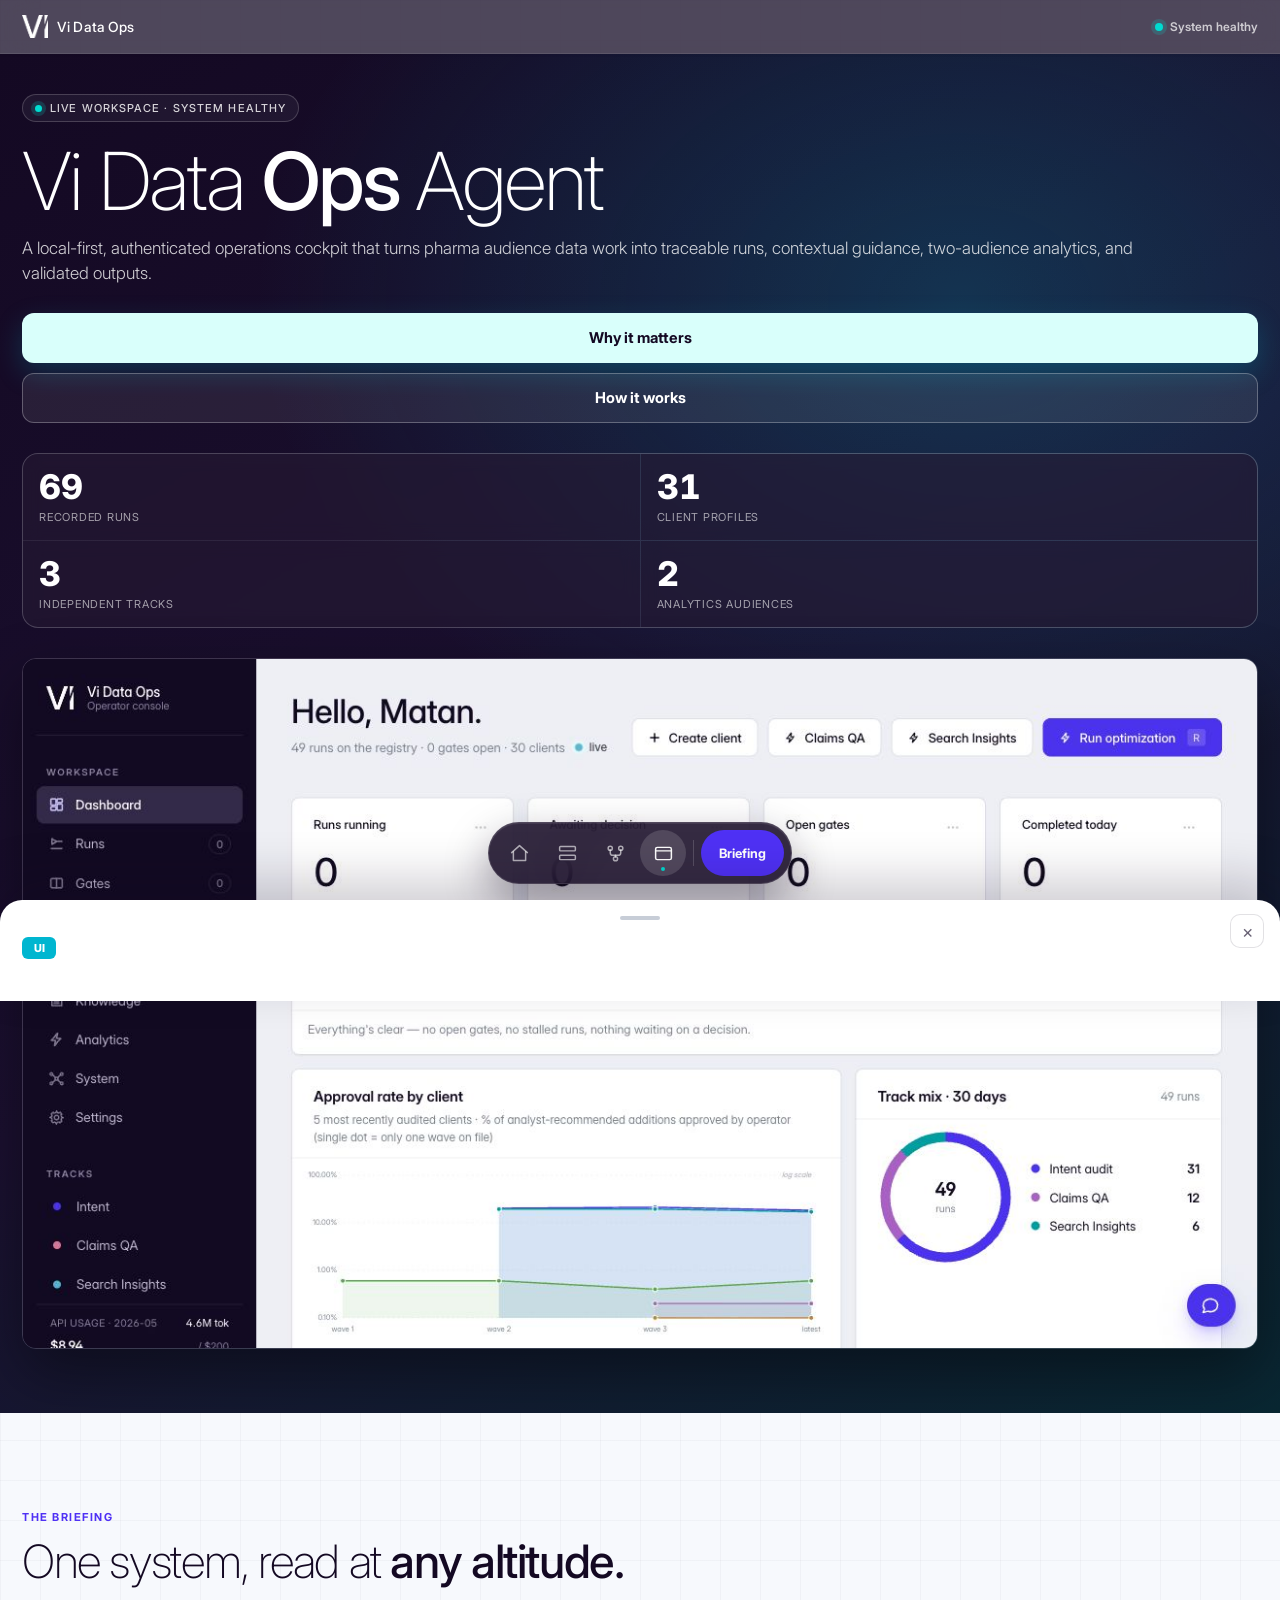
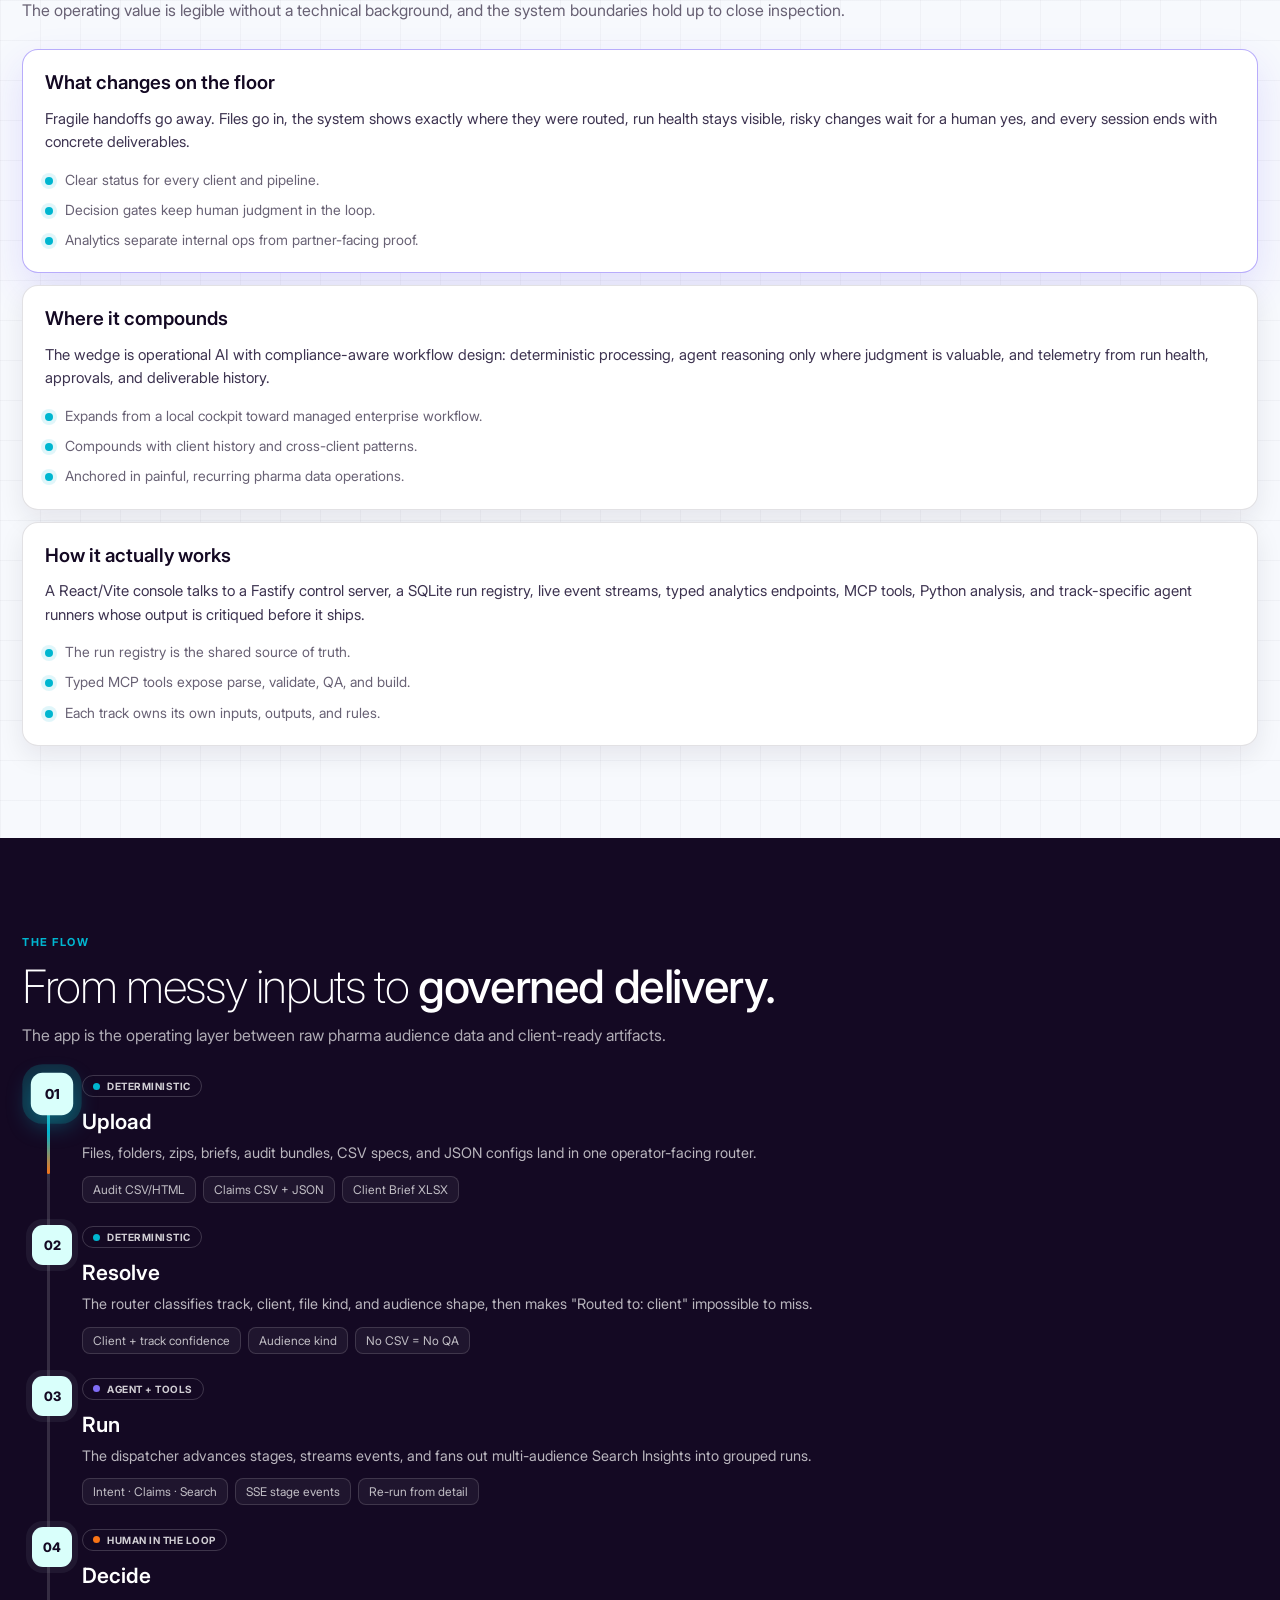
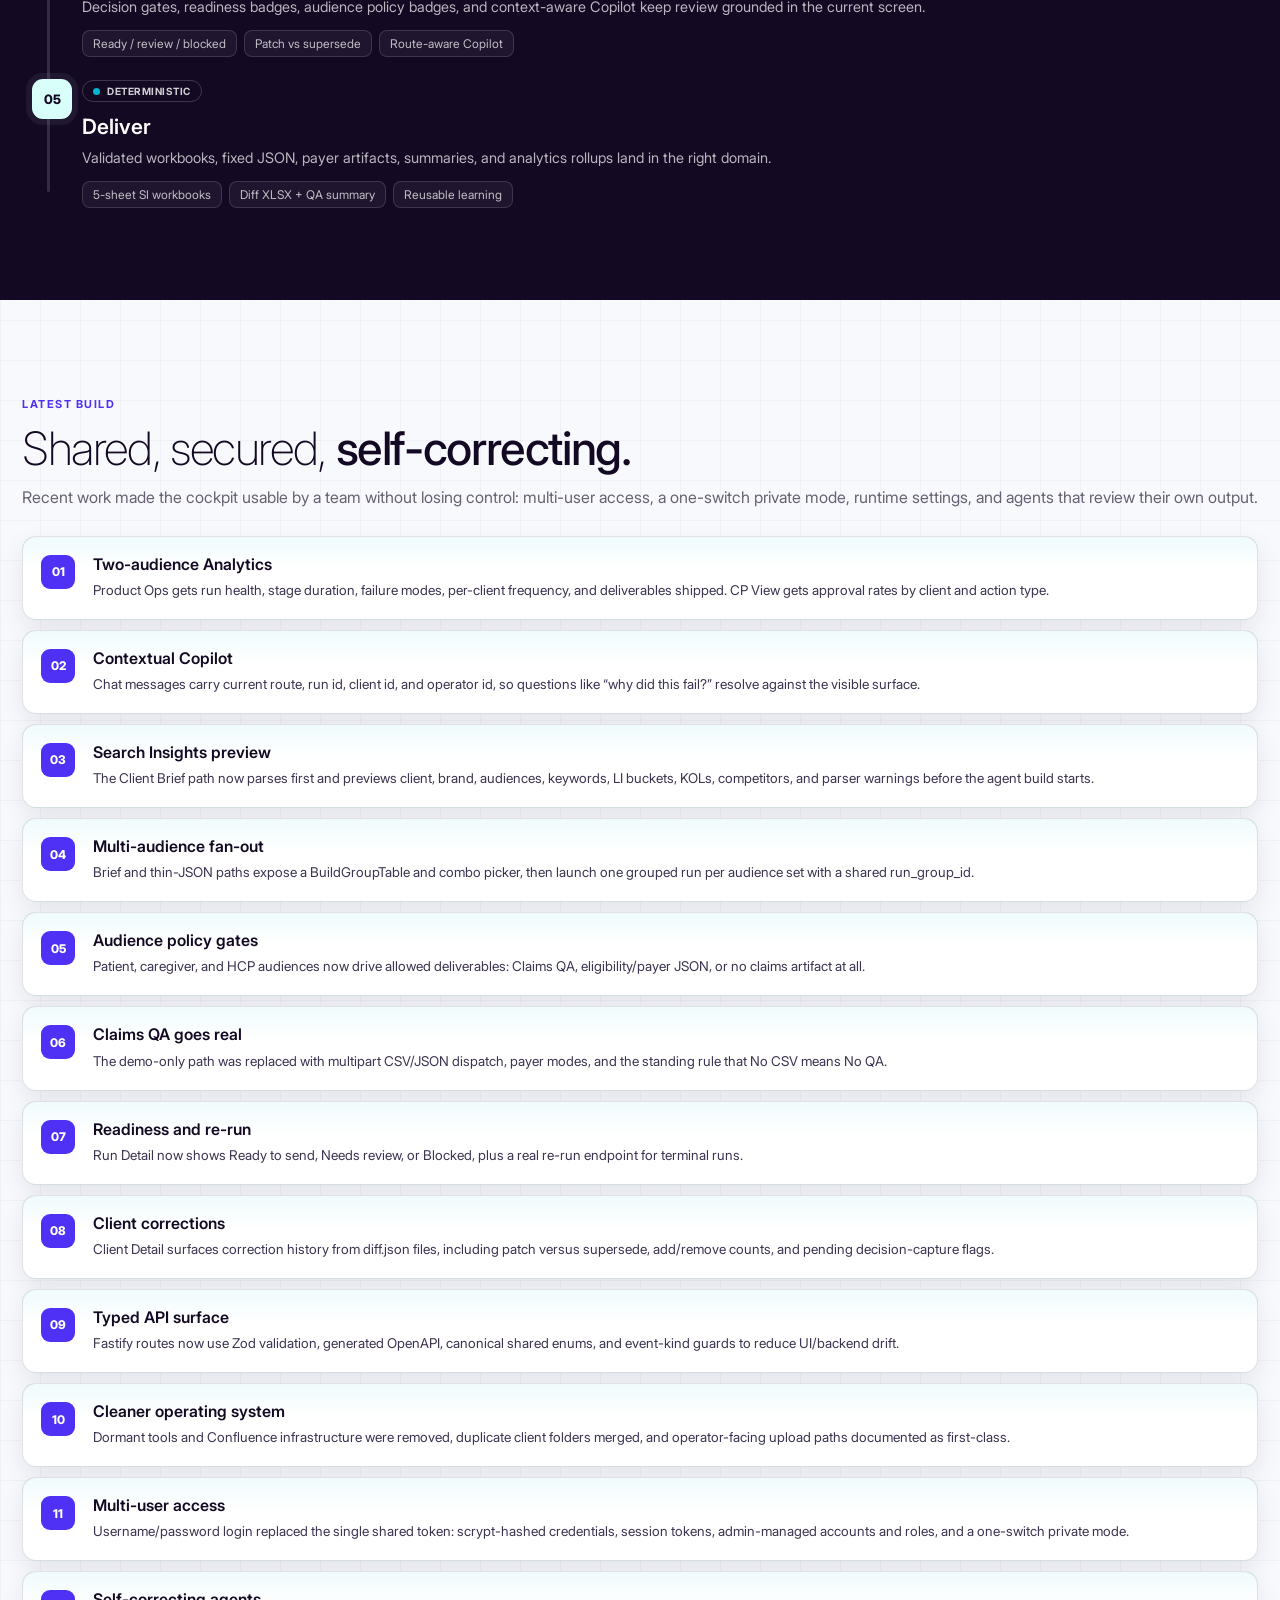
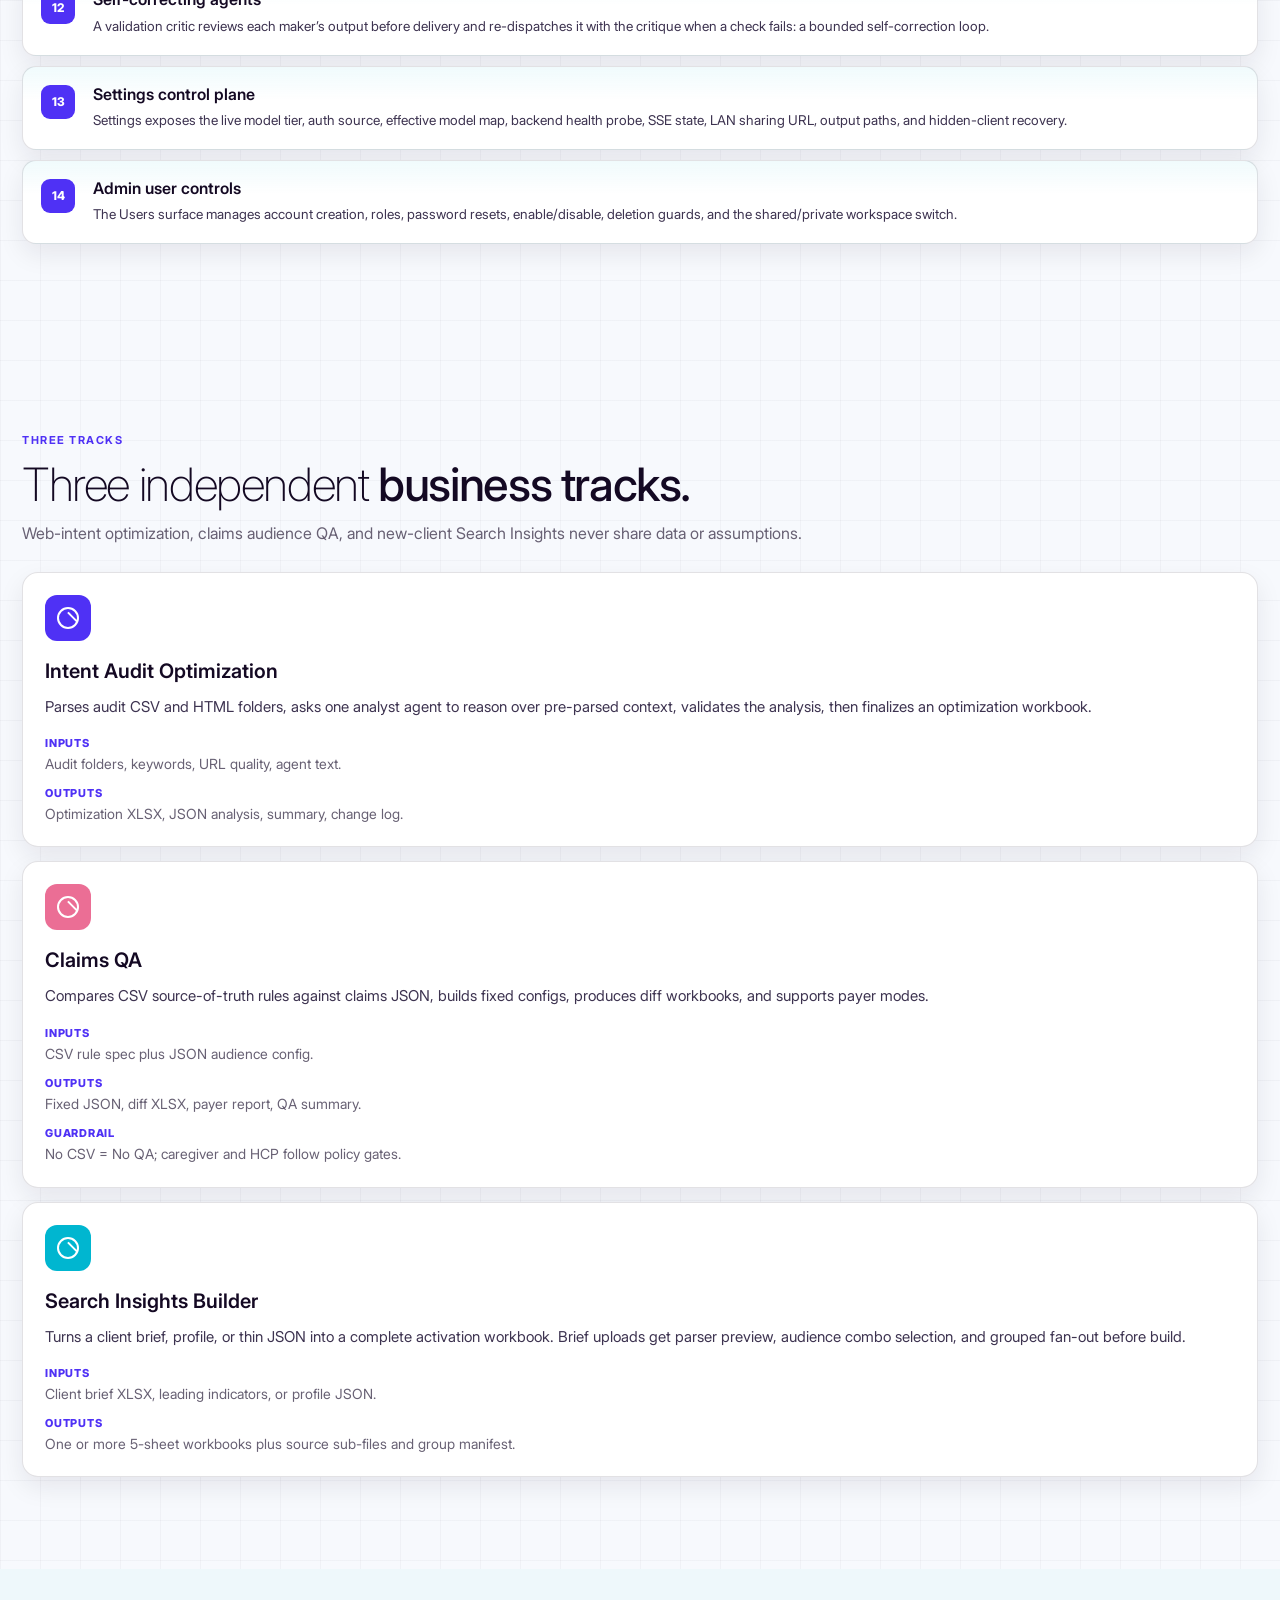
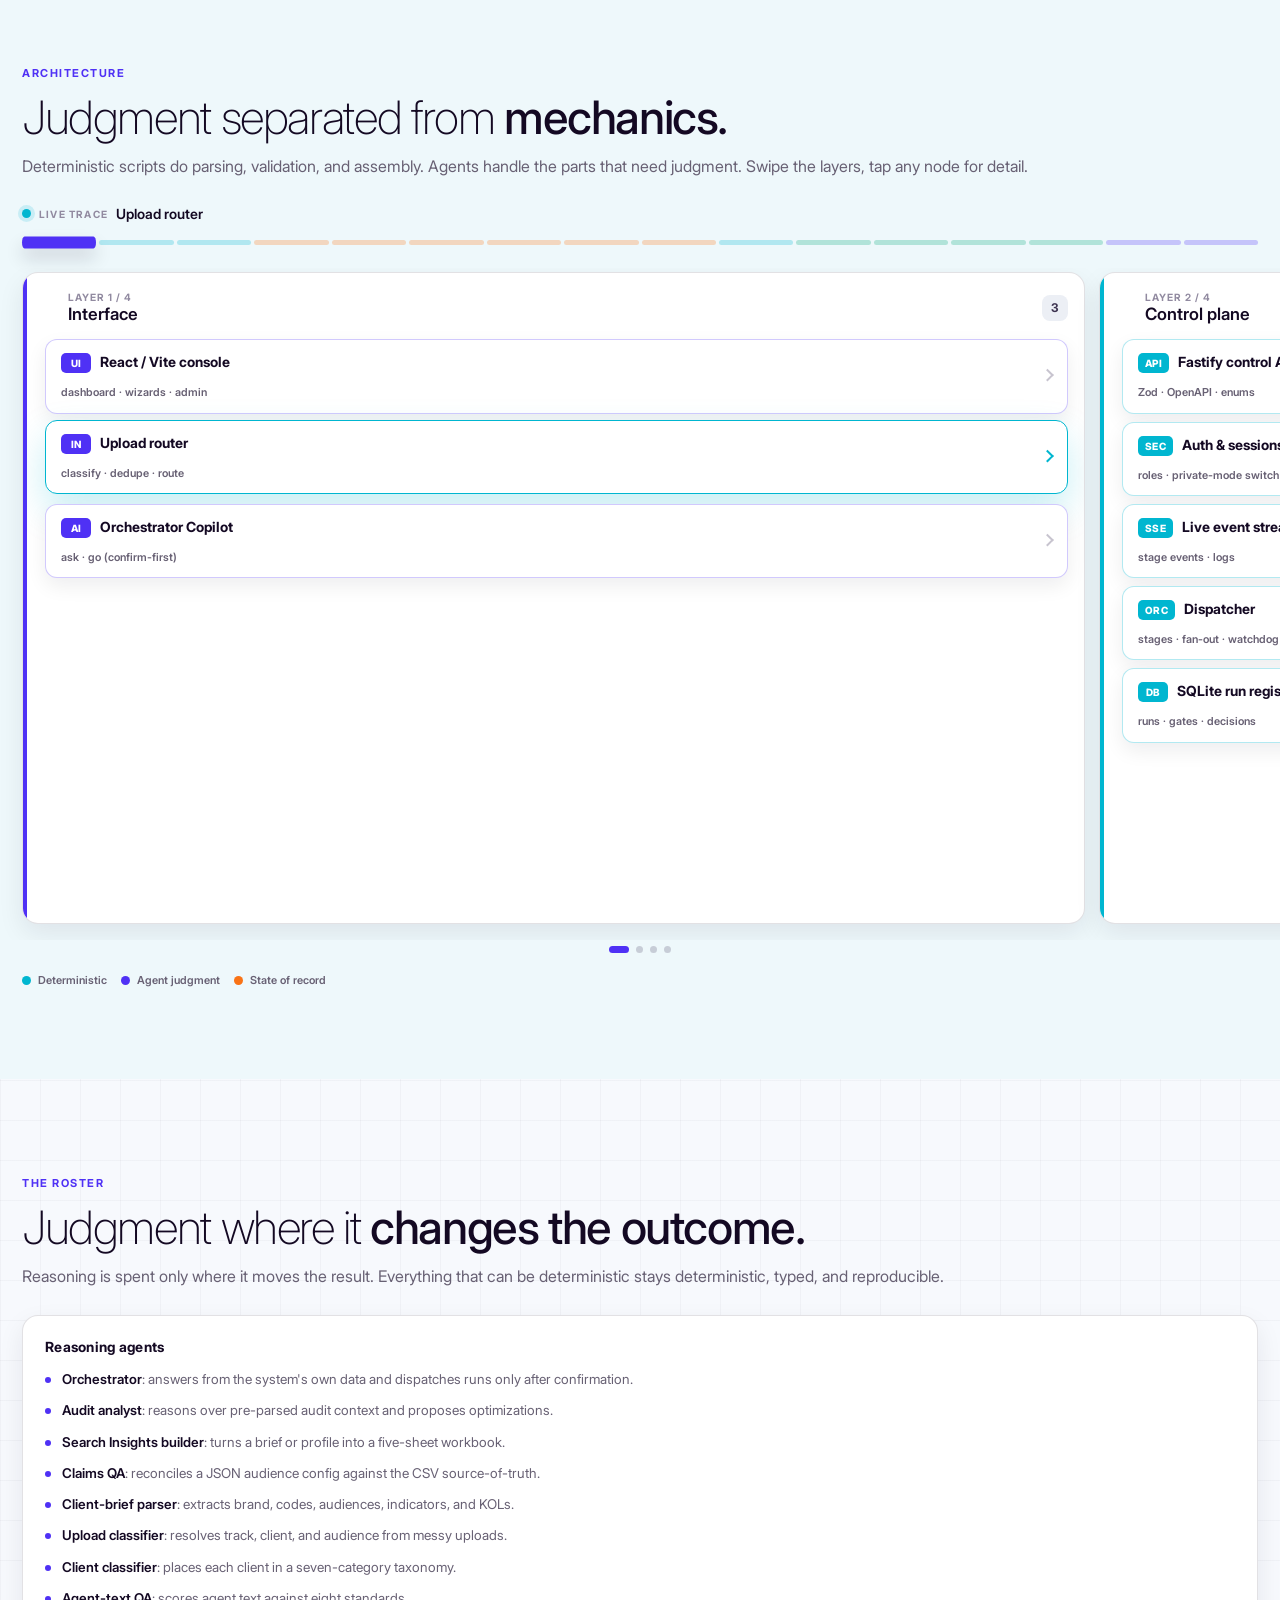
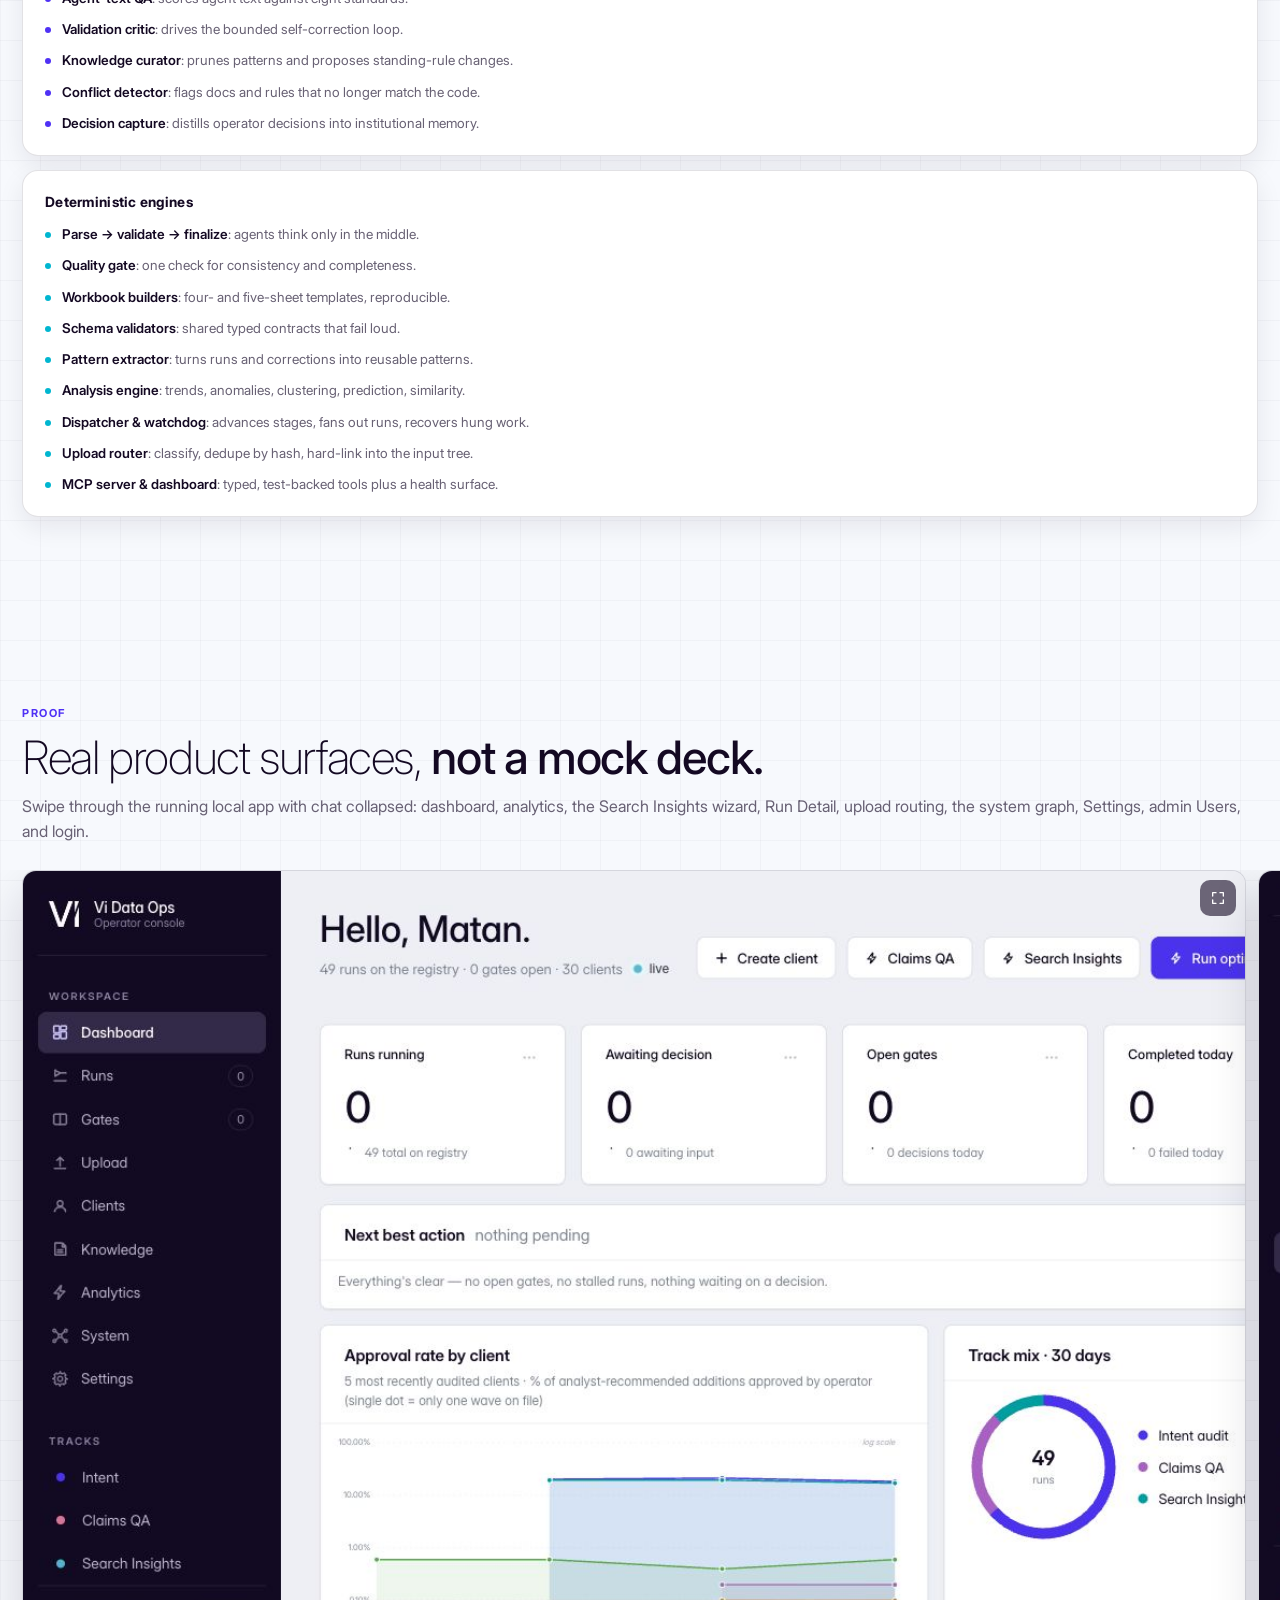
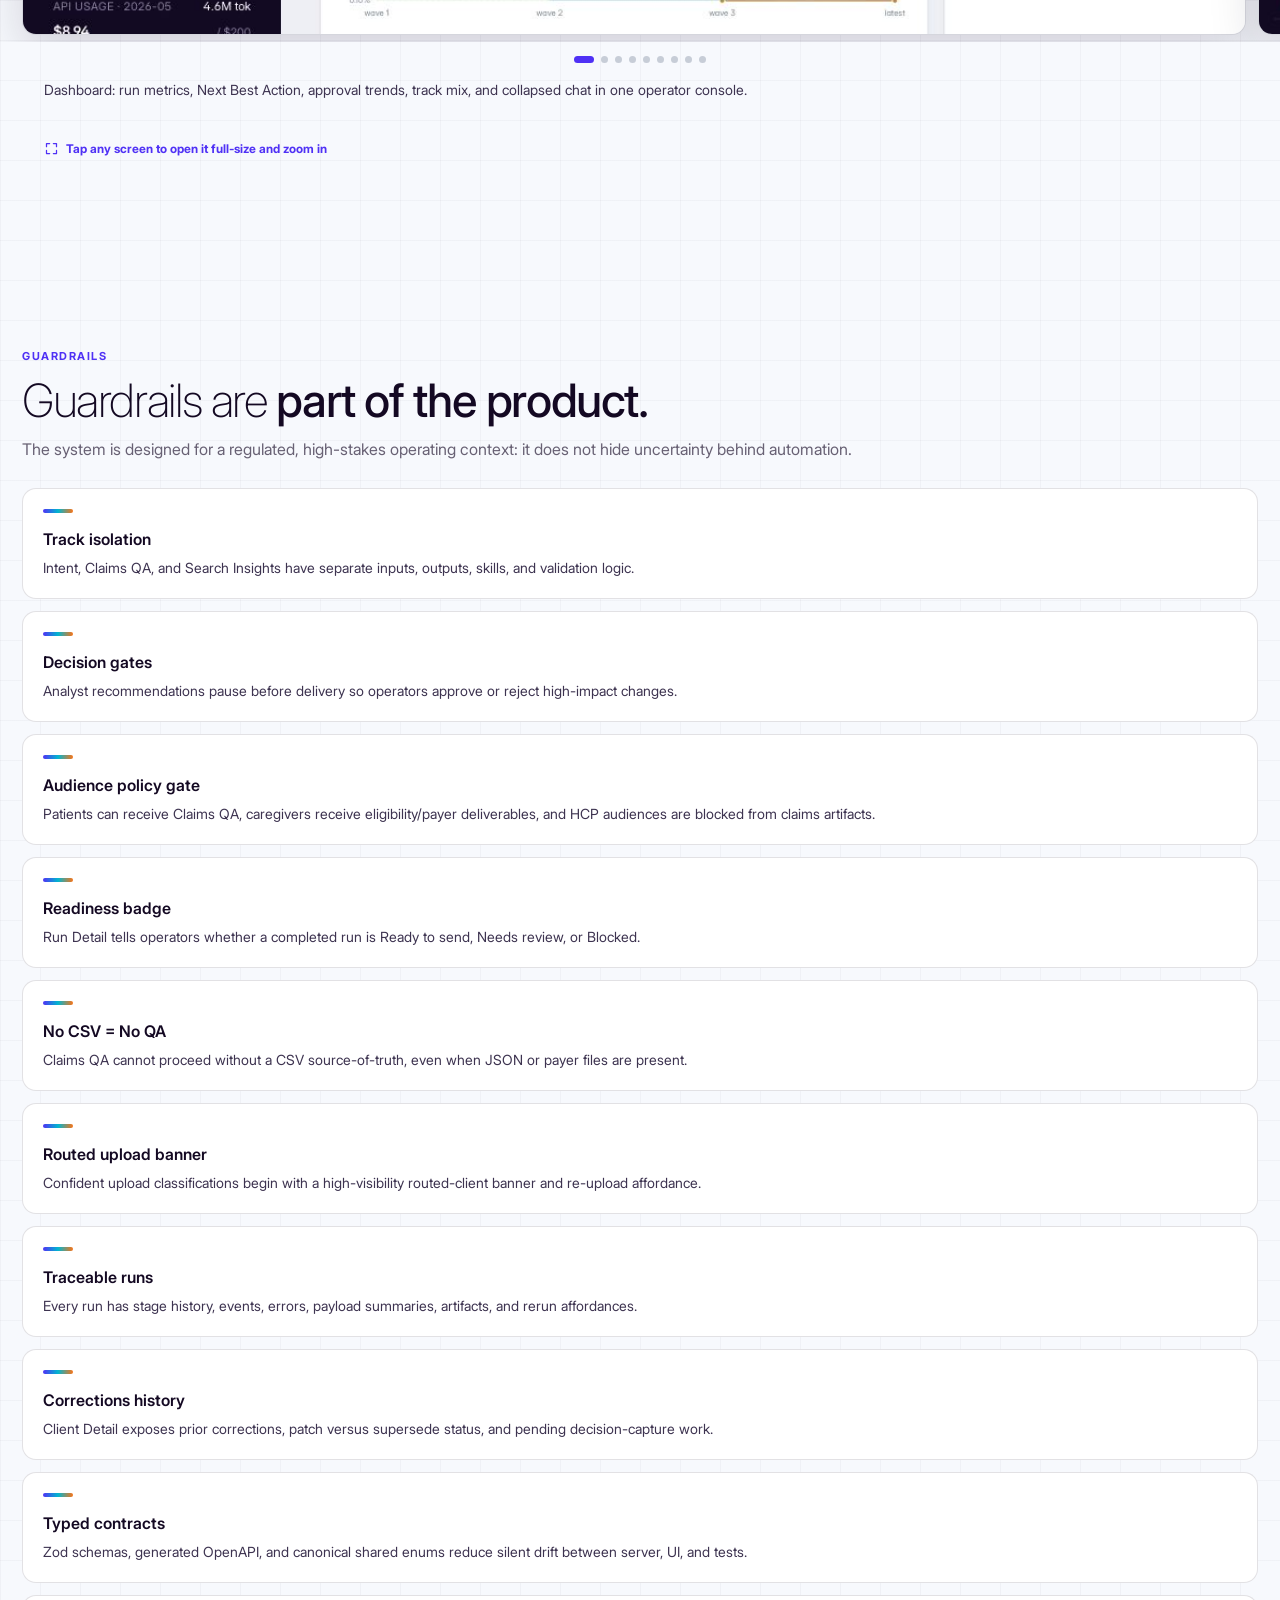
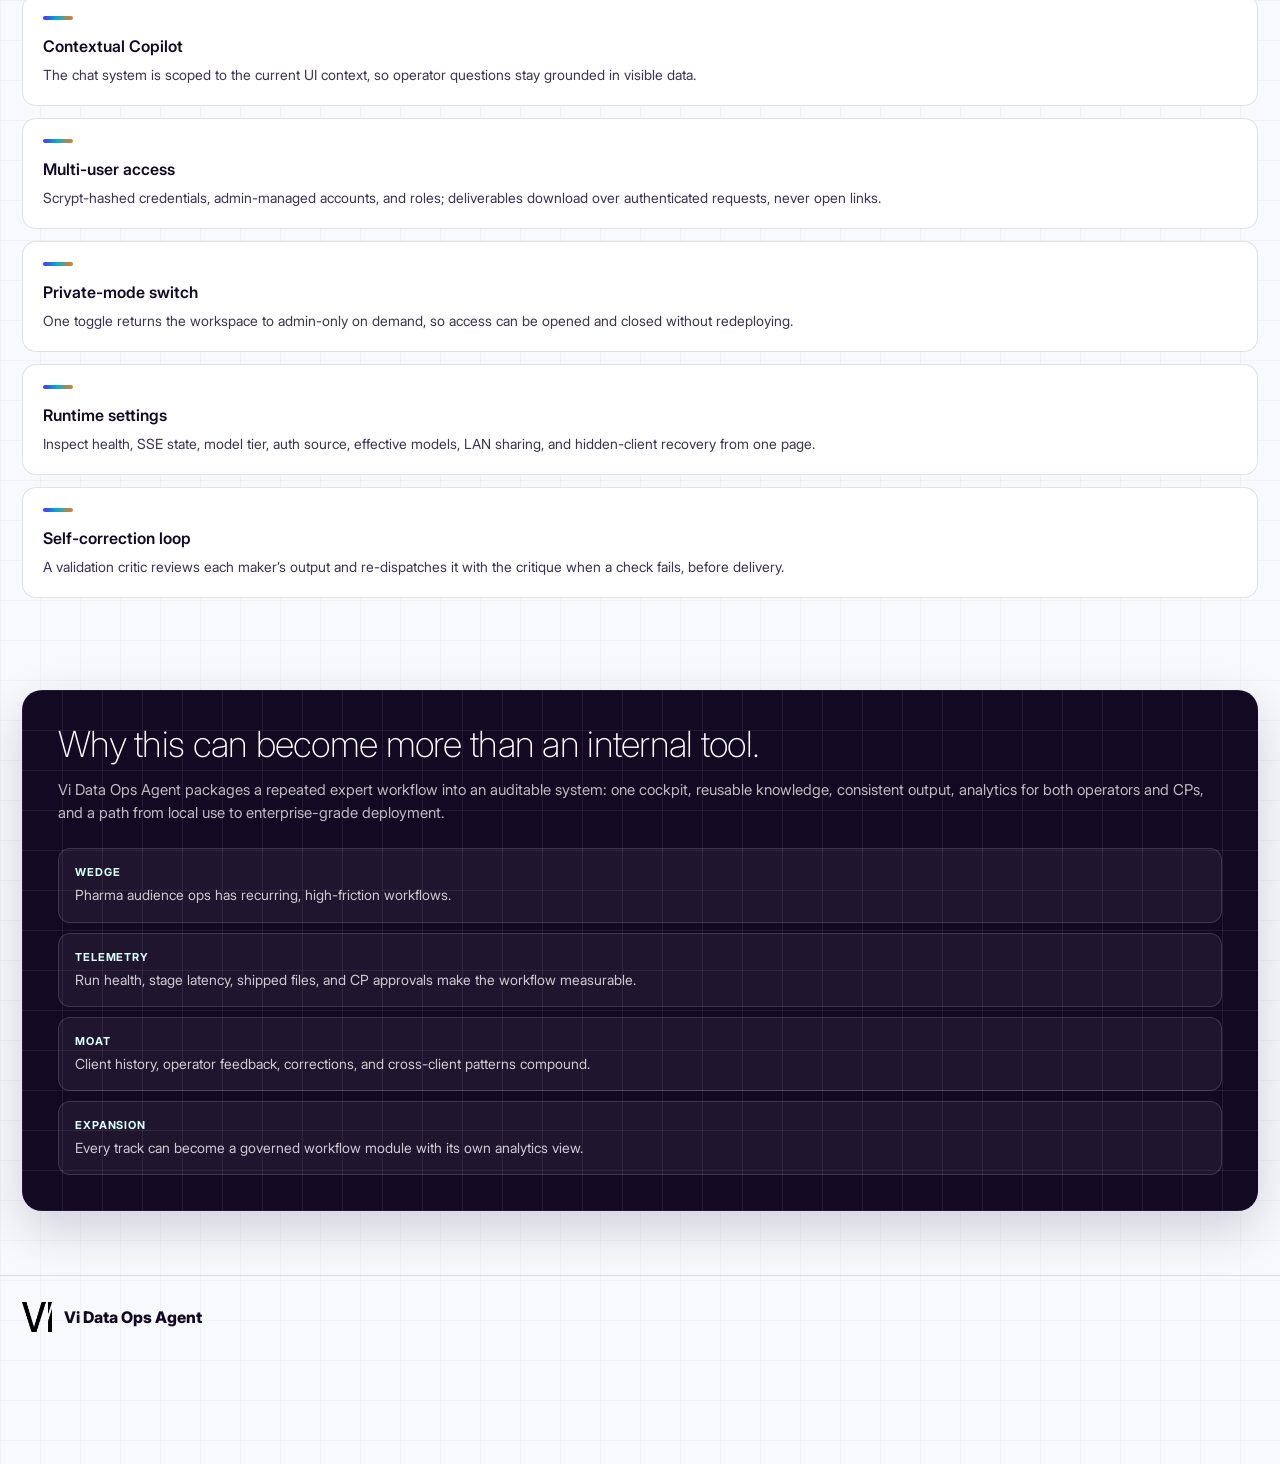
<file: variant-b.html>
<!doctype html>
<html lang="en">
<head>
  <meta charset="utf-8" />
  <meta name="viewport" content="width=device-width, initial-scale=1, viewport-fit=cover" />
  <title>Vi Data Ops: Mobile · B · App-Native</title>
  <link rel="icon" type="image/png" href="assets/vi-logo-black.png" />
  <link rel="stylesheet" href="mobile/base.css" />
  <script defer src="https://cdn.vercel-insights.com/v1/script.js"></script>
  <style>
    /* ============ Variant B: App-Native / Bottom bar / Thin display ============ */
    body { --pad: 22px; padding-bottom: calc(98px + env(safe-area-inset-bottom)); }

    /* Slim translucent top bar */
    .topbar {
      position: sticky; top: 0; z-index: 50;
      height: calc(54px + env(safe-area-inset-top)); padding-top: env(safe-area-inset-top);
      display: flex; align-items: center; justify-content: space-between;
      padding-left: var(--pad); padding-right: var(--pad);
      color: #fff; background: rgba(20,9,35,0.74);
      backdrop-filter: blur(16px); border-bottom: 1px solid rgba(255,255,255,0.08);
    }
    .topbar .brand { display: flex; align-items: center; gap: 9px; }
    .topbar .brand img { width: 26px; height: 26px; object-fit: contain; }
    .topbar .brand b { font-size: 14px; font-weight: 500; letter-spacing: 0.01em; }
    .top-status { display: inline-flex; align-items: center; gap: 7px; font-size: 12px; font-weight: 600; color: rgba(255,255,255,0.72); }
    .top-status .dot { width: 8px; height: 8px; border-radius: 50%; background: var(--aqua-bolt, #00dbd0); box-shadow: 0 0 0 4px rgba(0,219,208,0.18); animation: pulseDot 1.8s ease-in-out infinite; }
    .scroll-progress { top: calc(54px + env(safe-area-inset-top)); }

    /* Floating pill nav (modern, hides on scroll) */
    .fnav {
      position: fixed; left: 50%; bottom: calc(16px + env(safe-area-inset-bottom)); transform: translateX(-50%);
      z-index: 70; display: flex; align-items: center; gap: 2px; padding: 7px;
      background: rgba(20,9,35,0.86); backdrop-filter: blur(22px) saturate(160%);
      border: 1px solid rgba(255,255,255,0.14); border-radius: 999px;
      box-shadow: 0 18px 44px rgba(20,9,35,0.4), inset 0 1px 0 rgba(255,255,255,0.08);
      transition: transform 320ms cubic-bezier(0.3,0,0.1,1), opacity 320ms ease;
      max-width: calc(100% - 28px);
    }
    .fnav.is-hidden { transform: translateX(-50%) translateY(170%); opacity: 0; }
    .fnav a { position: relative; display: grid; place-items: center; width: 46px; height: 46px; border-radius: 999px; color: rgba(255,255,255,0.62); transition: color 200ms ease, background 200ms ease; }
    .fnav a svg { width: 21px; height: 21px; stroke: currentColor; fill: none; stroke-width: 1.7; stroke-linecap: round; stroke-linejoin: round; }
    .fnav a.is-active { color: #fff; background: rgba(255,255,255,0.14); }
    .fnav a.is-active::after { content: ""; position: absolute; bottom: 5px; width: 4px; height: 4px; border-radius: 50%; background: var(--aqua-bolt, #00dbd0); }
    .fnav .sep { width: 1px; height: 26px; background: rgba(255,255,255,0.16); margin: 0 5px; }
    .fnav .fcta { width: auto; padding: 0 18px; height: 46px; border-radius: 999px; background: var(--violet); color: #fff; font-weight: 700; font-size: 13px; display: inline-flex; align-items: center; transition: background 200ms ease; }
    .fnav .fcta:hover, .fnav .fcta:active { background: var(--vi-violet-800, #351fa3); }

    /* Hero: thin couture display (design-system signature) */
    .hero { padding-top: calc(40px + env(safe-area-inset-top)); padding-bottom: 64px; }
    .hero h1 { font-size: clamp(52px, 17vw, 80px); line-height: 0.92; letter-spacing: -0.035em; font-weight: 200; }
    .hero h1 b { font-weight: 500; }
    .hero-lede { font-size: 17px; font-weight: 300; color: rgba(255,255,255,0.8); }
    .hero-eyebrow { font-weight: 500; }

    /* Section heads: thin display */
    .section { padding-top: clamp(64px, 16vw, 92px); padding-bottom: clamp(64px, 16vw, 92px); }
    .section-head h2 { font-weight: 200; letter-spacing: -0.03em; font-size: clamp(34px, 10vw, 46px); line-height: 1.0; }
    .section-head h2 b, .investor h2 { font-weight: 500; }
    .investor h2 { font-weight: 200; }
    .briefing-panel h3, .track-card h3, .flow-step h3, .release-card h3, .control-card h3 { font-weight: 600; }

    /* Architecture: horizontal swipe panels + bottom sheet */
    .arch { background: #eef8fb; }
    /* live trace header */
    .arch-trace { margin-bottom: 18px; }
    .arch-trace-top { display: flex; align-items: center; gap: 8px; margin-bottom: 12px; }
    .arch-trace-top .dot { width: 9px; height: 9px; border-radius: 50%; background: var(--aqua); box-shadow: 0 0 0 4px rgba(0,182,208,0.16); animation: pulseDot 1.8s ease-in-out infinite; flex: 0 0 auto; }
    .arch-trace-top .lead { font-size: 10px; font-weight: 700; letter-spacing: 0.12em; text-transform: uppercase; color: var(--faint); }
    .arch-trace-top .now { font-size: 14px; font-weight: 600; color: var(--ink); transition: opacity 200ms ease; }
    .trace-bar { display: flex; align-items: center; gap: 3px; height: 16px; }
    .trace-seg { flex: 1 1 0; height: 5px; border-radius: 3px; border: 0; padding: 0; opacity: 0.26; transition: opacity 240ms ease, transform 240ms ease, box-shadow 240ms ease; cursor: pointer; }
    .trace-seg.layer-interface { background: var(--violet); }
    .trace-seg.layer-control { background: var(--aqua); }
    .trace-seg.layer-execution { background: var(--orange); }
    .trace-seg.layer-delivery { background: var(--green); }
    .trace-seg.is-active { opacity: 1; transform: scaleY(2.4); box-shadow: 0 4px 12px rgba(20,9,35,0.16); }

    .arch-track {
      display: flex; gap: 14px; overflow-x: auto; scroll-snap-type: x mandatory;
      padding: 4px 0 16px; margin: 0 calc(var(--pad) * -1); padding-left: var(--pad); padding-right: var(--pad);
      -webkit-overflow-scrolling: touch; scrollbar-width: none;
    }
    .arch-track::-webkit-scrollbar { display: none; }
    .arch-panel {
      flex: 0 0 86%; scroll-snap-align: center; position: relative;
      border: 1px solid var(--line); border-radius: var(--radius); background: #fff; box-shadow: var(--shadow-soft);
      padding: 18px 16px 16px; overflow: hidden;
    }
    .arch-panel::before { content: ""; position: absolute; left: 0; top: 0; bottom: 0; width: 4px; }
    .arch-panel.layer-interface::before { background: var(--violet); }
    .arch-panel.layer-control::before { background: var(--aqua); }
    .arch-panel.layer-execution::before { background: var(--orange); }
    .arch-panel.layer-delivery::before { background: var(--green); }
    .arch-panel-head { display: flex; align-items: center; gap: 11px; margin-bottom: 15px; padding-left: 6px; }
    .arch-panel-head .ldot { width: 12px; height: 12px; border-radius: 50%; flex: 0 0 auto; }
    .arch-panel-meta { flex: 1; }
    .arch-panel-num { display: block; font-size: 10px; font-weight: 700; letter-spacing: 0.1em; text-transform: uppercase; color: var(--faint); }
    .arch-panel-head h3 { font-size: 17px; font-weight: 600; margin-top: 1px; }
    .arch-panel-count { width: 26px; height: 26px; border-radius: 8px; display: grid; place-items: center; font-size: 12px; font-weight: 700; color: var(--ink-soft); background: var(--gray-100, #eceff5); flex: 0 0 auto; }
    .arch-panel-nodes { display: grid; gap: 8px; padding-left: 6px; }
    .arch-panel .topo-node { padding-right: 34px; }
    .arch-panel .topo-node::after { content: ""; position: absolute; right: 15px; top: 50%; width: 7px; height: 7px; border-right: 2px solid var(--faint); border-top: 2px solid var(--faint); transform: translateY(-60%) rotate(45deg); opacity: 0.5; transition: border-color 200ms ease, opacity 200ms ease; }
    .arch-panel .topo-node.is-focus::after { border-color: var(--aqua); opacity: 1; }
    .sc-dots { display: flex; justify-content: center; gap: 7px; margin-top: 6px; }
    .sc-dot { width: 7px; height: 7px; border-radius: 50%; border: 0; background: var(--gray-300, #c7cdd7); padding: 0; transition: width 200ms ease, background 200ms ease; }
    .sc-dot.is-active { width: 20px; border-radius: 999px; background: var(--violet); }

    .sheet { position: fixed; inset: 0; z-index: 90; display: flex; align-items: flex-end; pointer-events: none; }
    .sheet::before { content: ""; position: absolute; inset: 0; background: rgba(20,9,35,0.4); opacity: 0; transition: opacity 280ms ease; }
    .sheet.is-open { pointer-events: auto; }
    .sheet.is-open::before { opacity: 1; }
    .sheet-panel {
      position: relative; width: 100%; background: #fff; border-radius: 22px 22px 0 0;
      padding: 12px 22px calc(26px + env(safe-area-inset-bottom)); box-shadow: 0 -20px 50px rgba(20,9,35,0.2);
      transform: translateY(100%); transition: transform 320ms cubic-bezier(0.3,0,0.1,1);
    }
    .sheet.is-open .sheet-panel { transform: translateY(0); }
    .sheet-grab { width: 40px; height: 4px; border-radius: 99px; background: var(--gray-300, #c7cdd7); margin: 4px auto 16px; }
    .sheet-tag { display: inline-flex; align-items: center; justify-content: center; min-width: 34px; height: 22px; padding: 0 8px; border-radius: 6px; font-size: 11px; font-weight: 800; color: #fff; background: var(--aqua); }
    .sheet-title { margin-top: 12px; font-size: 22px; font-weight: 500; line-height: 1.15; }
    .sheet-body { margin-top: 10px; color: var(--ink-soft); font-size: 15px; line-height: 1.55; }
    .sheet-chips { display: flex; flex-wrap: wrap; gap: 6px; margin-top: 16px; }
    .sheet-chips .lbl { font-size: 11px; font-weight: 700; color: var(--faint); align-self: center; }
    .sheet-chips .c { font-size: 11px; font-weight: 700; padding: 5px 9px; border-radius: 7px; background: var(--aqua-soft); color: var(--ink); }
    .sheet-close { position: absolute; top: 14px; right: 16px; width: 34px; height: 34px; border-radius: 10px; border: 1px solid var(--line); background: #fff; font-size: 18px; color: var(--muted); }

    /* Showcase: swipe carousel */
    .sc-carousel { margin: 0 calc(var(--pad) * -1); }
    .sc-track {
      display: flex; overflow-x: auto; scroll-snap-type: x mandatory; -webkit-overflow-scrolling: touch; scrollbar-width: none;
      padding: 0 var(--pad);
    }
    .sc-track::-webkit-scrollbar { display: none; }
    .sc-slide { flex: 0 0 100%; scroll-snap-align: center; margin: 0; padding-right: 12px; }
    .sc-slide:last-child { padding-right: 0; }
    .sc-slide img { width: 100%; aspect-ratio: 16/10; object-fit: cover; object-position: left top; border: 1px solid var(--line); border-radius: 14px; background: #f0f2f7; box-shadow: var(--shadow); }
    .sc-cap { padding: 0 var(--pad); margin-top: 16px; color: var(--ink-soft); font-size: 14px; line-height: 1.5; min-height: 60px; }
    .sc-hint { display: inline-flex; align-items: center; gap: 7px; margin: 2px 0 0; padding: 0 var(--pad); font-size: 12px; font-weight: 700; color: var(--violet); }
    .sc-hint svg { width: 15px; height: 15px; stroke: currentColor; fill: none; stroke-width: 2; stroke-linecap: round; stroke-linejoin: round; }
    .sc-slide { position: relative; }
    .sc-slide .expand { position: absolute; top: 10px; right: 22px; width: 36px; height: 36px; border-radius: 10px; border: 0; display: grid; place-items: center; background: rgba(20,9,35,0.6); backdrop-filter: blur(6px); }
    .sc-slide:last-child .expand { right: 10px; }
    .sc-slide .expand svg { width: 16px; height: 16px; stroke: #fff; fill: none; stroke-width: 2; stroke-linecap: round; stroke-linejoin: round; }

    /* Fullscreen zoomable screenshot viewer */
    .viewer { position: fixed; inset: 0; z-index: 95; display: flex; flex-direction: column; background: rgba(8,4,16,0.97); opacity: 0; visibility: hidden; transition: opacity 240ms ease; }
    .viewer.is-open { opacity: 1; visibility: visible; }
    .viewer-head { display: flex; align-items: center; justify-content: space-between; padding: calc(14px + env(safe-area-inset-top)) 18px 12px; color: #fff; }
    .viewer-head .vlabel { font-size: 15px; font-weight: 600; }
    .viewer-head button { width: 40px; height: 40px; border-radius: 12px; border: 1px solid rgba(255,255,255,0.18); background: rgba(255,255,255,0.08); color: #fff; font-size: 22px; }
    .viewer-stage { flex: 1; overflow: auto; -webkit-overflow-scrolling: touch; display: flex; align-items: center; }
    .viewer-stage img { height: auto; width: 175%; max-width: none; display: block; margin: auto; transition: width 260ms ease; }
    .viewer-stage.is-fit img { width: 100%; }
    .viewer-tip { text-align: center; font-size: 11px; color: rgba(255,255,255,0.5); padding: 8px 0 4px; }
    .viewer-foot { padding: 8px 18px calc(16px + env(safe-area-inset-bottom)); color: rgba(255,255,255,0.78); display: flex; align-items: center; gap: 12px; }
    .viewer-foot .vcap { flex: 1; font-size: 13px; line-height: 1.45; }
    .viewer-foot button { width: 44px; height: 44px; border-radius: 12px; border: 1px solid rgba(255,255,255,0.18); background: rgba(255,255,255,0.08); color: #fff; font-size: 22px; flex: 0 0 auto; }
  </style>
</head>
<body data-variant="b">
  <div class="scroll-progress" aria-hidden="true"><span id="progress"></span></div>

  <header class="topbar">
    <a class="brand" href="#top"><img src="assets/vi-logo-white.png" alt="" /><b>Vi Data Ops</b></a>
    <span class="top-status"><span class="dot"></span>System healthy</span>
  </header>

  <main id="top">
    <!-- HERO -->
    <section class="hero">
      <canvas id="hero-network" aria-hidden="true"></canvas>
      <div class="hero-inner">
        <span class="hero-eyebrow"><span class="dot"></span>Live workspace · system healthy</span>
        <h1>Vi Data <b>Ops</b> Agent</h1>
        <p class="hero-lede">A local-first, authenticated operations cockpit that turns pharma audience data work into traceable runs, contextual guidance, two-audience analytics, and validated outputs.</p>
        <div class="hero-actions">
          <a class="btn primary" href="#briefing">Why it matters</a>
          <a class="btn secondary" href="#architecture">How it works</a>
        </div>
        <dl class="hero-metrics">
          <div class="metric"><dt data-count="69">0</dt><dd>recorded runs</dd></div>
          <div class="metric"><dt data-count="31">0</dt><dd>client profiles</dd></div>
          <div class="metric"><dt data-count="3">0</dt><dd>independent tracks</dd></div>
          <div class="metric"><dt data-count="2">0</dt><dd>analytics audiences</dd></div>
        </dl>
        <div class="hero-media">
          <img src="assets/product-dashboard.png" alt="Vi Data Ops dashboard preview" />
          <div class="scan-line"></div>
        </div>
      </div>
    </section>

    <!-- BRIEFING -->
    <section id="briefing" class="section reveal">
      <div class="section-head">
        <span class="kicker">The briefing</span>
        <h2>One system, read at <b>any altitude.</b></h2>
        <p>The operating value is legible without a technical background, and the system boundaries hold up to close inspection.</p>
      </div>
      <div class="briefing-grid">
        <article class="briefing-panel is-active">
          <h3>What changes on the floor</h3>
          <p>Fragile handoffs go away. Files go in, the system shows exactly where they were routed, run health stays visible, risky changes wait for a human yes, and every session ends with concrete deliverables.</p>
          <ul class="bullet-list"><li>Clear status for every client and pipeline.</li><li>Decision gates keep human judgment in the loop.</li><li>Analytics separate internal ops from partner-facing proof.</li></ul>
        </article>
        <article class="briefing-panel">
          <h3>Where it compounds</h3>
          <p>The wedge is operational AI with compliance-aware workflow design: deterministic processing, agent reasoning only where judgment is valuable, and telemetry from run health, approvals, and deliverable history.</p>
          <ul class="bullet-list"><li>Expands from a local cockpit toward managed enterprise workflow.</li><li>Compounds with client history and cross-client patterns.</li><li>Anchored in painful, recurring pharma data operations.</li></ul>
        </article>
        <article class="briefing-panel">
          <h3>How it actually works</h3>
          <p>A React/Vite console talks to a Fastify control server, a SQLite run registry, live event streams, typed analytics endpoints, MCP tools, Python analysis, and track-specific agent runners whose output is critiqued before it ships.</p>
          <ul class="bullet-list"><li>The run registry is the shared source of truth.</li><li>Typed MCP tools expose parse, validate, QA, and build.</li><li>Each track owns its own inputs, outputs, and rules.</li></ul>
        </article>
      </div>
    </section>

    <!-- FLOW -->
    <section class="section is-dark reveal">
      <div class="section-head">
        <span class="kicker" style="color:var(--aqua)">The flow</span>
        <h2>From messy inputs to <b>governed delivery.</b></h2>
        <p>The app is the operating layer between raw pharma audience data and client-ready artifacts.</p>
      </div>
      <div class="flow-map" id="flow-map">
        <div class="flow-rail"><span class="flow-rail-fill" id="flow-fill"></span></div>
        <div class="flow-step is-active" data-engine="det"><span class="flow-num">01</span><span class="flow-engine">Deterministic</span><h3>Upload</h3><p>Files, folders, zips, briefs, audit bundles, CSV specs, and JSON configs land in one operator-facing router.</p><ul><li>Audit CSV/HTML</li><li>Claims CSV + JSON</li><li>Client Brief XLSX</li></ul></div>
        <div class="flow-step" data-engine="det"><span class="flow-num">02</span><span class="flow-engine">Deterministic</span><h3>Resolve</h3><p>The router classifies track, client, file kind, and audience shape, then makes "Routed to: client" impossible to miss.</p><ul><li>Client + track confidence</li><li>Audience kind</li><li>No CSV = No QA</li></ul></div>
        <div class="flow-step" data-engine="agent"><span class="flow-num">03</span><span class="flow-engine">Agent + tools</span><h3>Run</h3><p>The dispatcher advances stages, streams events, and fans out multi-audience Search Insights into grouped runs.</p><ul><li>Intent · Claims · Search</li><li>SSE stage events</li><li>Re-run from detail</li></ul></div>
        <div class="flow-step" data-engine="human"><span class="flow-num">04</span><span class="flow-engine">Human in the loop</span><h3>Decide</h3><p>Decision gates, readiness badges, audience policy badges, and context-aware Copilot keep review grounded in the current screen.</p><ul><li>Ready / review / blocked</li><li>Patch vs supersede</li><li>Route-aware Copilot</li></ul></div>
        <div class="flow-step" data-engine="det"><span class="flow-num">05</span><span class="flow-engine">Deterministic</span><h3>Deliver</h3><p>Validated workbooks, fixed JSON, payer artifacts, summaries, and analytics rollups land in the right domain.</p><ul><li>5-sheet SI workbooks</li><li>Diff XLSX + QA summary</li><li>Reusable learning</li></ul></div>
      </div>
    </section>

    <!-- LATEST -->
    <section id="latest" class="section reveal">
      <div class="section-head">
        <span class="kicker">Latest build</span>
        <h2>Shared, secured, <b>self-correcting.</b></h2>
        <p>Recent work made the cockpit usable by a team without losing control: multi-user access, a one-switch private mode, runtime settings, and agents that review their own output.</p>
      </div>
      <div class="release-grid" id="release-grid"></div>
    </section>

    <!-- TRACKS -->
    <section id="tracks" class="section reveal">
      <div class="section-head">
        <span class="kicker">Three tracks</span>
        <h2>Three independent <b>business tracks.</b></h2>
        <p>Web-intent optimization, claims audience QA, and new-client Search Insights never share data or assumptions.</p>
      </div>
      <div class="track-grid">
        <article class="track-card"><div class="track-icon intent"></div><h3>Intent Audit Optimization</h3><p>Parses audit CSV and HTML folders, asks one analyst agent to reason over pre-parsed context, validates the analysis, then finalizes an optimization workbook.</p><dl><div><dt>Inputs</dt><dd>Audit folders, keywords, URL quality, agent text.</dd></div><div><dt>Outputs</dt><dd>Optimization XLSX, JSON analysis, summary, change log.</dd></div></dl></article>
        <article class="track-card"><div class="track-icon claims"></div><h3>Claims QA</h3><p>Compares CSV source-of-truth rules against claims JSON, builds fixed configs, produces diff workbooks, and supports payer modes.</p><dl><div><dt>Inputs</dt><dd>CSV rule spec plus JSON audience config.</dd></div><div><dt>Outputs</dt><dd>Fixed JSON, diff XLSX, payer report, QA summary.</dd></div><div><dt>Guardrail</dt><dd>No CSV = No QA; caregiver and HCP follow policy gates.</dd></div></dl></article>
        <article class="track-card"><div class="track-icon search"></div><h3>Search Insights Builder</h3><p>Turns a client brief, profile, or thin JSON into a complete activation workbook. Brief uploads get parser preview, audience combo selection, and grouped fan-out before build.</p><dl><div><dt>Inputs</dt><dd>Client brief XLSX, leading indicators, or profile JSON.</dd></div><div><dt>Outputs</dt><dd>One or more 5-sheet workbooks plus source sub-files and group manifest.</dd></div></dl></article>
      </div>
    </section>

    <!-- ARCHITECTURE -->
    <section id="architecture" class="section arch reveal">
      <div class="section-head">
        <span class="kicker">Architecture</span>
        <h2>Judgment separated from <b>mechanics.</b></h2>
        <p>Deterministic scripts do parsing, validation, and assembly. Agents handle the parts that need judgment. Swipe the layers, tap any node for detail.</p>
      </div>
      <div class="arch-trace">
        <div class="arch-trace-top"><span class="dot"></span><span class="lead">Live trace</span><span class="now" id="live-label">React / Vite console</span></div>
        <div class="trace-bar" id="trace-bar"></div>
      </div>
      <div class="arch-track" id="arch-track"></div>
      <div class="sc-dots" id="arch-dots"></div>
      <div class="layer-legend">
        <span><i class="ld det"></i>Deterministic</span><span><i class="ld agt"></i>Agent judgment</span><span><i class="ld store"></i>State of record</span>
      </div>
    </section>

    <!-- AGENTS -->
    <section id="agents" class="section reveal">
      <div class="section-head">
        <span class="kicker">The roster</span>
        <h2>Judgment where it <b>changes the outcome.</b></h2>
        <p>Reasoning is spent only where it moves the result. Everything that can be deterministic stays deterministic, typed, and reproducible.</p>
      </div>
      <div class="roster">
        <article class="roster-col"><h3>Reasoning agents</h3><ul>
          <li><strong>Orchestrator</strong>: answers from the system's own data and dispatches runs only after confirmation.</li>
          <li><strong>Audit analyst</strong>: reasons over pre-parsed audit context and proposes optimizations.</li>
          <li><strong>Search Insights builder</strong>: turns a brief or profile into a five-sheet workbook.</li>
          <li><strong>Claims QA</strong>: reconciles a JSON audience config against the CSV source-of-truth.</li>
          <li><strong>Client-brief parser</strong>: extracts brand, codes, audiences, indicators, and KOLs.</li>
          <li><strong>Upload classifier</strong>: resolves track, client, and audience from messy uploads.</li>
          <li><strong>Client classifier</strong>: places each client in a seven-category taxonomy.</li>
          <li><strong>Agent-text QA</strong>: scores agent text against eight standards.</li>
          <li><strong>Validation critic</strong>: drives the bounded self-correction loop.</li>
          <li><strong>Knowledge curator</strong>: prunes patterns and proposes standing-rule changes.</li>
          <li><strong>Conflict detector</strong>: flags docs and rules that no longer match the code.</li>
          <li><strong>Decision capture</strong>: distills operator decisions into institutional memory.</li>
        </ul></article>
        <article class="roster-col"><h3>Deterministic engines</h3><ul>
          <li><strong>Parse → validate → finalize</strong>: agents think only in the middle.</li>
          <li><strong>Quality gate</strong>: one check for consistency and completeness.</li>
          <li><strong>Workbook builders</strong>: four- and five-sheet templates, reproducible.</li>
          <li><strong>Schema validators</strong>: shared typed contracts that fail loud.</li>
          <li><strong>Pattern extractor</strong>: turns runs and corrections into reusable patterns.</li>
          <li><strong>Analysis engine</strong>: trends, anomalies, clustering, prediction, similarity.</li>
          <li><strong>Dispatcher & watchdog</strong>: advances stages, fans out runs, recovers hung work.</li>
          <li><strong>Upload router</strong>: classify, dedupe by hash, hard-link into the input tree.</li>
          <li><strong>MCP server & dashboard</strong>: typed, test-backed tools plus a health surface.</li>
        </ul></article>
      </div>
    </section>

    <!-- PROOF / SHOWCASE -->
    <section id="proof" class="section reveal">
      <div class="section-head">
        <span class="kicker">Proof</span>
        <h2>Real product surfaces, <b>not a mock deck.</b></h2>
        <p>Swipe through the running local app with chat collapsed: dashboard, analytics, the Search Insights wizard, Run Detail, upload routing, the system graph, Settings, admin Users, and login.</p>
      </div>
      <div class="sc-carousel">
        <div class="sc-track" id="sc-track"></div>
      </div>
      <div class="sc-dots" id="sc-dots" style="margin-top:14px"></div>
      <p class="sc-cap" id="sc-cap"></p>
      <p class="sc-hint"><svg viewBox="0 0 24 24"><path d="M4 9V4h5M20 9V4h-5M4 15v5h5M20 15v5h-5"/></svg>Tap any screen to open it full-size and zoom in</p>
    </section>

    <!-- CONTROLS -->
    <section id="controls" class="section reveal">
      <div class="section-head">
        <span class="kicker">Guardrails</span>
        <h2>Guardrails are <b>part of the product.</b></h2>
        <p>The system is designed for a regulated, high-stakes operating context: it does not hide uncertainty behind automation.</p>
      </div>
      <div class="control-grid" id="control-grid"></div>
    </section>

    <!-- INVESTOR -->
    <section class="reveal">
      <div class="investor">
        <h2>Why this can become more than an internal tool.</h2>
        <p>Vi Data Ops Agent packages a repeated expert workflow into an auditable system: one cockpit, reusable knowledge, consistent output, analytics for both operators and CPs, and a path from local use to enterprise-grade deployment.</p>
        <div class="investor-points">
          <div><strong>Wedge</strong><span>Pharma audience ops has recurring, high-friction workflows.</span></div>
          <div><strong>Telemetry</strong><span>Run health, stage latency, shipped files, and CP approvals make the workflow measurable.</span></div>
          <div><strong>Moat</strong><span>Client history, operator feedback, corrections, and cross-client patterns compound.</span></div>
          <div><strong>Expansion</strong><span>Every track can become a governed workflow module with its own analytics view.</span></div>
        </div>
      </div>
    </section>

    <footer class="site-footer">
      <img src="assets/vi-logo-black.png" alt="Vi" />
      <span>Vi Data Ops Agent</span>
    </footer>
  </main>

  <!-- Bottom sheet for node detail -->
  <div class="sheet" id="sheet">
    <div class="sheet-panel">
      <div class="sheet-grab"></div>
      <button class="sheet-close" id="sheet-close" aria-label="Close">&times;</button>
      <span class="sheet-tag" id="sheet-tag">UI</span>
      <h3 class="sheet-title" id="sheet-title"></h3>
      <p class="sheet-body" id="sheet-body"></p>
      <div class="sheet-chips" id="sheet-chips"></div>
    </div>
  </div>

  <!-- Floating pill nav -->
  <nav class="fnav" id="fnav" aria-label="Primary">
    <a href="#top" data-tab="top" class="is-active" aria-label="Top"><svg viewBox="0 0 24 24"><path d="M3 11l9-8 9 8"/><path d="M5 10v10h14V10"/></svg></a>
    <a href="#tracks" data-tab="tracks" aria-label="Tracks"><svg viewBox="0 0 24 24"><rect x="3" y="4" width="18" height="5" rx="1"/><rect x="3" y="14" width="18" height="5" rx="1"/></svg></a>
    <a href="#architecture" data-tab="architecture" aria-label="System"><svg viewBox="0 0 24 24"><circle cx="6" cy="6" r="2.4"/><circle cx="18" cy="6" r="2.4"/><circle cx="12" cy="18" r="2.4"/><path d="M6 8v3a3 3 0 003 3h6a3 3 0 003-3V8"/><path d="M12 14v2"/></svg></a>
    <a href="#proof" data-tab="proof" aria-label="Proof"><svg viewBox="0 0 24 24"><rect x="3" y="5" width="18" height="14" rx="2"/><path d="M3 9h18"/></svg></a>
    <span class="sep"></span>
    <a href="#briefing" class="fcta">Briefing</a>
  </nav>

  <!-- Fullscreen zoomable screenshot viewer -->
  <div class="viewer" id="viewer" aria-hidden="true">
    <div class="viewer-head"><span class="vlabel" id="viewer-label"></span><button id="viewer-close" aria-label="Close">&times;</button></div>
    <div class="viewer-stage" id="viewer-stage"><img id="viewer-img" alt="" /></div>
    <p class="viewer-tip">Double-tap image to fit · drag to pan</p>
    <div class="viewer-foot"><button id="viewer-prev" aria-label="Previous">‹</button><span class="vcap" id="viewer-cap"></span><button id="viewer-next" aria-label="Next">›</button></div>
  </div>

  <script src="mobile/base.js"></script>
  <script src="mobile/content.js"></script>
  <script>
    (function () {
      const V = window.ViMobile;
      V.counters(); V.reveal(); V.scrollProgress(document.getElementById("progress"));
      V.heroNetwork(document.getElementById("hero-network"));

      V.autoCycle(Array.from(document.querySelectorAll(".briefing-panel")), 3600, null, { container: document.querySelector(".briefing-grid") });
      const steps = Array.from(document.querySelectorAll(".flow-step"));
      const fill = document.getElementById("flow-fill");
      V.autoCycle(steps, 2200, (i) => { const pct = steps.length <= 1 ? 100 : (i / (steps.length - 1)) * 100; fill.style.height = Math.max(12, pct) + "%"; }, { container: document.getElementById("flow-map") });

      ViContent.releases(document.getElementById("release-grid"));
      ViContent.controls(document.getElementById("control-grid"));

      // showcase swipe carousel
      ViContent.showcaseSwipe({ track: document.getElementById("sc-track"), dots: document.getElementById("sc-dots"), cap: document.getElementById("sc-cap") });

      // architecture swipe + bottom sheet
      ViContent.archSwipe({
        track: document.getElementById("arch-track"), dots: document.getElementById("arch-dots"),
        liveLabel: document.getElementById("live-label"), traceBar: document.getElementById("trace-bar"),
        sheet: document.getElementById("sheet"), sheetTitle: document.getElementById("sheet-title"),
        sheetTag: document.getElementById("sheet-tag"), sheetBody: document.getElementById("sheet-body"),
        sheetChips: document.getElementById("sheet-chips"), sheetClose: document.getElementById("sheet-close"),
        section: document.getElementById("architecture"),
      });

      // floating nav: hide on scroll down, show on scroll up; scroll-spy active
      const fnav = document.getElementById("fnav");
      let lastY = window.scrollY;
      let navPinnedUntil = 0;
      fnav.querySelectorAll("a").forEach((a) => {
        a.addEventListener("click", () => {
          navPinnedUntil = Date.now() + 1400;
          fnav.classList.remove("is-hidden");
        });
      });
      window.addEventListener("scroll", () => {
        const y = window.scrollY;
        if (Date.now() < navPinnedUntil) {
          fnav.classList.remove("is-hidden");
        } else if (y > lastY + 8 && y > 260) fnav.classList.add("is-hidden");
        else if (y < lastY - 8) fnav.classList.remove("is-hidden");
        lastY = y;
      }, { passive: true });
      const tabs = Array.from(fnav.querySelectorAll("a[data-tab]"));
      const sections = tabs.map((t) => document.getElementById(t.dataset.tab)).filter(Boolean);
      if ("IntersectionObserver" in window) {
        const io = new IntersectionObserver((entries) => {
          entries.forEach((e) => { if (e.isIntersecting) { const id = e.target.id; tabs.forEach((t) => t.classList.toggle("is-active", t.dataset.tab === id)); } });
        }, { rootMargin: "-45% 0px -50% 0px", threshold: 0 });
        sections.forEach((s) => io.observe(s));
      }

      // fullscreen zoomable screenshot viewer
      const viewer = document.getElementById("viewer");
      const vImg = document.getElementById("viewer-img"), vCap = document.getElementById("viewer-cap"), vLabel = document.getElementById("viewer-label"), vStage = document.getElementById("viewer-stage");
      const order = V.shotOrder, shots = V.shots;
      let vIdx = 0;
      function showViewer(i) {
        vIdx = (i + order.length) % order.length;
        const s = shots[order[vIdx]];
        vImg.src = s.src; vImg.alt = s.alt; vCap.textContent = s.caption; vLabel.textContent = s.label;
        vStage.classList.remove("is-fit");
        requestAnimationFrame(() => { vStage.scrollLeft = (vStage.scrollWidth - vStage.clientWidth) / 2; });
      }
      function openViewer(i) { showViewer(i); viewer.classList.add("is-open"); document.body.style.overflow = "hidden"; }
      function closeViewer() { viewer.classList.remove("is-open"); document.body.style.overflow = ""; }
      document.getElementById("viewer-close").addEventListener("click", closeViewer);
      document.getElementById("viewer-prev").addEventListener("click", () => showViewer(vIdx - 1));
      document.getElementById("viewer-next").addEventListener("click", () => showViewer(vIdx + 1));
      vStage.addEventListener("dblclick", () => vStage.classList.toggle("is-fit"));
      document.querySelectorAll("#sc-track .sc-slide").forEach((sl, i) => {
        const b = document.createElement("button");
        b.className = "expand"; b.setAttribute("aria-label", "Open full size");
        b.innerHTML = '<svg viewBox="0 0 24 24"><path d="M4 9V4h5M20 9V4h-5M4 15v5h5M20 15v5h-5"/></svg>';
        b.addEventListener("click", (e) => { e.stopPropagation(); openViewer(i); });
        sl.appendChild(b);
        sl.addEventListener("click", () => openViewer(i));
      });
    })();
  </script>
</body>
</html>
</file>
<file: styles.css>
:root {
  color-scheme: light;
  --ink: #140923;
  --ink-soft: #3d3350;
  --muted: #686174;
  --faint: #918aa0;
  --paper: #ffffff;
  --mist: #f4f7fb;
  --line: rgba(20, 9, 35, 0.12);
  --line-strong: rgba(20, 9, 35, 0.2);
  --violet: #4f31f5;
  --violet-deep: #241142;
  --violet-mid: #806df7;
  --aqua: #00b6d0;
  --aqua-soft: #d9fffb;
  --orange: #f97316;
  --rose: #eb6e95;
  --green: #00a879;
  --shadow: 0 22px 70px rgba(20, 9, 35, 0.18);
  --shadow-soft: 0 12px 30px rgba(20, 9, 35, 0.08);
  --max: 1180px;
  --page-scale: 0.9;
}

* {
  box-sizing: border-box;
}

html {
  scroll-behavior: smooth;
}

body {
  margin: 0;
  font-family: Inter, ui-sans-serif, system-ui, -apple-system, BlinkMacSystemFont, "Segoe UI", sans-serif;
  color: var(--ink);
  background:
    linear-gradient(90deg, rgba(20, 9, 35, 0.035) 1px, transparent 1px),
    linear-gradient(180deg, rgba(20, 9, 35, 0.035) 1px, transparent 1px),
    #f7f9fd;
  background-size: 48px 48px;
  -webkit-font-smoothing: antialiased;
  text-rendering: optimizeLegibility;
  zoom: var(--page-scale);
}

@supports not (zoom: 1) {
  body {
    width: calc(100% / var(--page-scale));
    transform: scale(var(--page-scale));
    transform-origin: top left;
  }
}

img {
  max-width: 100%;
  display: block;
}

a {
  color: inherit;
  text-decoration: none;
}

button,
a {
  -webkit-tap-highlight-color: transparent;
}

button {
  font: inherit;
}

.mobile-variant-frame {
  display: none;
}

:focus-visible {
  outline: 3px solid rgba(0, 182, 208, 0.55);
  outline-offset: 3px;
}

.site-nav {
  position: fixed;
  inset: 0 0 auto;
  z-index: 50;
  height: 72px;
  display: flex;
  align-items: center;
  justify-content: space-between;
  padding: 0 clamp(18px, 4vw, 44px);
  color: white;
  background: rgba(20, 9, 35, 0.76);
  border-bottom: 1px solid rgba(255, 255, 255, 0.12);
  backdrop-filter: blur(18px);
}

.scroll-progress {
  position: fixed;
  inset: 72px 0 auto;
  z-index: 55;
  height: 3px;
  background: rgba(255, 255, 255, 0.08);
  pointer-events: none;
}

.scroll-progress span {
  display: block;
  width: 0%;
  height: 100%;
  background: linear-gradient(90deg, var(--aqua), var(--orange));
  box-shadow: 0 0 22px rgba(0, 182, 208, 0.55);
}

.brand {
  display: inline-flex;
  align-items: center;
  gap: 12px;
  min-width: 210px;
}

.brand img {
  width: 36px;
  height: 36px;
  object-fit: contain;
}

.brand strong,
.brand small {
  display: block;
  line-height: 1.15;
}

.brand strong {
  font-size: 15px;
  font-weight: 700;
}

.brand small {
  margin-top: 2px;
  color: rgba(255, 255, 255, 0.62);
  font-size: 12px;
}

.site-nav nav {
  display: flex;
  align-items: center;
  gap: 6px;
}

.site-nav nav a,
.nav-cta {
  min-height: 44px;
  display: inline-flex;
  align-items: center;
  justify-content: center;
  border-radius: 6px;
  padding: 0 13px;
  color: rgba(255, 255, 255, 0.78);
  font-size: 13px;
  transition: color 180ms ease, background 180ms ease, transform 180ms ease;
}

.site-nav nav a:hover,
.nav-cta:hover {
  color: white;
  background: rgba(255, 255, 255, 0.08);
}

.nav-cta {
  color: var(--ink);
  background: white;
  font-weight: 700;
}

.nav-cta:hover {
  color: var(--ink);
  background: var(--aqua-soft);
  transform: translateY(-1px);
}

.hero {
  min-height: 90vh;
  position: relative;
  overflow: hidden;
  display: flex;
  align-items: center;
  padding: 112px clamp(18px, 5vw, 72px) 86px;
  color: white;
  background:
    radial-gradient(ellipse at 70% 42%, rgba(0, 182, 208, 0.2), transparent 38%),
    linear-gradient(120deg, #140923 0%, #1b1030 48%, #092732 100%);
}

#hero-network {
  position: absolute;
  inset: 0;
  width: 100%;
  height: 100%;
  opacity: 0.72;
}

.hero::after {
  content: "";
  position: absolute;
  inset: auto 0 0;
  height: 160px;
  background: linear-gradient(180deg, transparent, rgba(247, 249, 253, 0.98));
  pointer-events: none;
}

.hero-media {
  position: absolute;
  right: -10vw;
  top: 92px;
  width: min(760px, 58vw);
  aspect-ratio: 16 / 10;
  border: 1px solid rgba(255, 255, 255, 0.18);
  border-radius: 8px;
  overflow: hidden;
  box-shadow: 0 28px 120px rgba(0, 0, 0, 0.42);
  transform: perspective(1200px) rotateY(-14deg) rotateX(3deg);
  transform-origin: center;
  animation: floatStage 7s ease-in-out infinite;
}

.hero-media img {
  width: 100%;
  height: 100%;
  object-fit: cover;
  object-position: left top;
  filter: saturate(1.05) contrast(1.02);
}

.scan-line {
  position: absolute;
  inset: 0;
  background: linear-gradient(180deg, transparent 0%, rgba(0, 219, 208, 0.22) 48%, transparent 53%);
  transform: translateY(-100%);
  animation: scan 4.8s ease-in-out infinite;
  pointer-events: none;
}

.hero-copy {
  position: relative;
  z-index: 2;
  width: min(760px, 62vw);
}

h1,
h2,
h3,
p {
  margin: 0;
}

h1 {
  max-width: 740px;
  font-size: clamp(56px, 9vw, 126px);
  line-height: 0.88;
  letter-spacing: 0;
  font-weight: 850;
}

.hero-lede {
  max-width: 670px;
  margin-top: 26px;
  color: rgba(255, 255, 255, 0.82);
  font-size: clamp(18px, 2vw, 25px);
  line-height: 1.38;
}

.hero-actions {
  display: flex;
  flex-wrap: wrap;
  gap: 12px;
  margin-top: 34px;
}

.btn {
  min-height: 48px;
  display: inline-flex;
  align-items: center;
  justify-content: center;
  border-radius: 8px;
  padding: 0 18px;
  font-weight: 800;
  font-size: 14px;
  border: 1px solid transparent;
  transition: transform 180ms ease, border-color 180ms ease, background 180ms ease, box-shadow 180ms ease;
}

.btn:hover {
  transform: translateY(-2px);
}

.btn.primary {
  color: var(--ink);
  background: var(--aqua-soft);
  box-shadow: 0 12px 34px rgba(0, 182, 208, 0.2);
}

.btn.secondary {
  color: white;
  border-color: rgba(255, 255, 255, 0.24);
  background: rgba(255, 255, 255, 0.08);
}

.hero-metrics {
  width: min(780px, 100%);
  display: grid;
  grid-template-columns: repeat(4, minmax(0, 1fr));
  gap: 1px;
  margin: 48px 0 0;
  border: 1px solid rgba(255, 255, 255, 0.14);
  border-radius: 8px;
  overflow: hidden;
  background: rgba(255, 255, 255, 0.1);
}

.hero-metrics div {
  padding: 20px 18px;
  background: rgba(20, 9, 35, 0.62);
  backdrop-filter: blur(12px);
}

.hero-metrics dt {
  font-size: clamp(28px, 4vw, 48px);
  font-weight: 850;
  line-height: 1;
}

.hero-metrics dd {
  margin: 7px 0 0;
  color: rgba(255, 255, 255, 0.62);
  font-size: 12px;
  text-transform: uppercase;
  letter-spacing: 0.08em;
}

.scroll-cue {
  position: absolute;
  left: clamp(18px, 5vw, 72px);
  bottom: 22px;
  z-index: 3;
  display: inline-flex;
  align-items: center;
  gap: 10px;
  color: rgba(20, 9, 35, 0.72);
  font-size: 12px;
  font-weight: 800;
  text-transform: uppercase;
  letter-spacing: 0.08em;
}

.scroll-cue span {
  width: 42px;
  height: 1px;
  background: currentColor;
}

.next-preview {
  position: absolute;
  right: clamp(18px, 5vw, 72px);
  top: calc(100vh - 84px);
  z-index: 4;
  display: grid;
  grid-template-columns: auto 1fr;
  gap: 12px;
  align-items: center;
  max-width: min(390px, calc(100% - 36px));
  min-height: 50px;
  padding: 10px 14px;
  border: 1px solid rgba(20, 9, 35, 0.14);
  border-radius: 8px;
  background: rgba(255, 255, 255, 0.78);
  color: var(--ink);
  box-shadow: 0 16px 38px rgba(20, 9, 35, 0.12);
  backdrop-filter: blur(14px);
}

.next-preview strong {
  color: var(--violet);
  font-size: 12px;
  text-transform: uppercase;
  letter-spacing: 0.08em;
}

.next-preview span {
  font-size: 13px;
  font-weight: 800;
}

.section {
  width: min(var(--max), calc(100% - 36px));
  margin: 0 auto;
  padding: 94px 0;
  scroll-margin-top: 104px;
}

.section-head {
  display: grid;
  grid-template-columns: minmax(0, 0.9fr) minmax(280px, 0.7fr);
  gap: 44px;
  align-items: end;
  margin-bottom: 34px;
}

.section-head.compact {
  grid-template-columns: minmax(0, 780px);
  gap: 0;
}

.section-head h2,
.investor h2 {
  font-size: clamp(34px, 5vw, 68px);
  line-height: 0.98;
  letter-spacing: 0;
  font-weight: 850;
}

.section-head p,
.investor > div > p {
  color: var(--muted);
  font-size: clamp(16px, 1.5vw, 20px);
  line-height: 1.56;
}

.briefing-grid {
  display: grid;
  grid-template-columns: repeat(3, minmax(0, 1fr));
  gap: 14px;
}

.briefing-panel,
.track-card,
.control-grid article {
  border: 1px solid var(--line);
  border-radius: 8px;
  background: rgba(255, 255, 255, 0.76);
  box-shadow: var(--shadow-soft);
}

.briefing-panel {
  padding: 24px;
  min-height: 300px;
  transition: transform 220ms ease, border-color 220ms ease, box-shadow 220ms ease;
}

.briefing-panel.is-active,
.briefing-panel:hover {
  transform: translateY(-4px);
  border-color: rgba(79, 49, 245, 0.42);
  box-shadow: 0 20px 55px rgba(79, 49, 245, 0.14);
}

.briefing-panel h3,
.track-card h3,
.flow-step h3,
.architecture-copy h3,
.control-grid h3 {
  font-size: 20px;
  line-height: 1.18;
  font-weight: 850;
}

.briefing-panel p,
.track-card p,
.flow-step p,
.control-grid p {
  margin-top: 14px;
  color: var(--ink-soft);
  line-height: 1.58;
}

.briefing-panel ul,
.check-list {
  margin: 18px 0 0;
  padding: 0;
  list-style: none;
}

.briefing-panel li,
.check-list li {
  position: relative;
  padding-left: 22px;
  margin-top: 10px;
  color: var(--muted);
  line-height: 1.45;
}

.briefing-panel li::before,
.check-list li::before {
  content: "";
  position: absolute;
  left: 0;
  top: 0.58em;
  width: 9px;
  height: 9px;
  border-radius: 50%;
  background: var(--aqua);
  box-shadow: 0 0 0 4px rgba(0, 182, 208, 0.12);
}

.latest {
  padding-top: 88px;
}

.release-grid {
  display: grid;
  grid-template-columns: repeat(5, minmax(0, 1fr));
  gap: 12px;
}

.release-grid article {
  min-height: 260px;
  padding: 20px;
  border: 1px solid var(--line);
  border-radius: 8px;
  background:
    linear-gradient(180deg, rgba(0, 182, 208, 0.08), transparent 38%),
    rgba(255, 255, 255, 0.82);
  box-shadow: var(--shadow-soft);
}

.release-grid span {
  display: inline-flex;
  align-items: center;
  justify-content: center;
  width: 34px;
  height: 34px;
  border-radius: 6px;
  color: white;
  background: var(--violet);
  font-size: 12px;
  font-weight: 850;
}

.release-grid h3 {
  margin-top: 38px;
  font-size: 18px;
  line-height: 1.18;
  font-weight: 850;
}

.release-grid p {
  margin-top: 12px;
  color: var(--ink-soft);
  font-size: 14px;
  line-height: 1.5;
}

.narrative {
  width: 100%;
  max-width: none;
  padding-left: max(18px, calc((100vw - var(--max)) / 2));
  padding-right: max(18px, calc((100vw - var(--max)) / 2));
  background: var(--ink);
  color: white;
}

.narrative .section-head p {
  color: rgba(255, 255, 255, 0.68);
}

.flow-map {
  position: relative;
  display: grid;
  grid-template-columns: repeat(5, minmax(0, 1fr));
  gap: 12px;
  padding-top: 28px;
}

.flow-track {
  position: absolute;
  left: 6%;
  right: 6%;
  top: 11px;
  height: 3px;
  border-radius: 99px;
  background: rgba(255, 255, 255, 0.14);
  overflow: hidden;
  pointer-events: none;
}

.flow-track-fill {
  display: block;
  width: 10%;
  height: 100%;
  border-radius: 99px;
  background: linear-gradient(90deg, rgba(217, 255, 251, 0.55), var(--aqua), var(--orange));
  box-shadow: 0 0 18px rgba(0, 182, 208, 0.6);
  transition: width 620ms cubic-bezier(0.22, 1, 0.36, 1);
}

.flow-engine {
  display: inline-flex;
  align-items: center;
  gap: 6px;
  margin-top: 14px;
  padding: 3px 9px;
  border-radius: 99px;
  font-size: 10px;
  font-weight: 850;
  letter-spacing: 0.04em;
  text-transform: uppercase;
  border: 1px solid rgba(255, 255, 255, 0.18);
  color: rgba(255, 255, 255, 0.78);
}

.flow-engine::before {
  content: "";
  width: 7px;
  height: 7px;
  border-radius: 50%;
  background: var(--aqua);
}

.flow-step[data-engine="agent"] .flow-engine::before { background: var(--violet-mid); }
.flow-step[data-engine="human"] .flow-engine::before { background: var(--orange); }
.flow-step[data-engine="det"] .flow-engine::before { background: var(--aqua); }

.flow-step {
  position: relative;
  z-index: 1;
  min-height: 336px;
  padding: 24px 20px 22px;
  border: 1px solid rgba(255, 255, 255, 0.14);
  border-radius: 8px;
  background:
    radial-gradient(circle at 26px 26px, rgba(0, 182, 208, 0.16), transparent 42px),
    linear-gradient(180deg, rgba(255, 255, 255, 0.1), transparent 38%),
    rgba(255, 255, 255, 0.045);
  box-shadow: 0 18px 46px rgba(0, 0, 0, 0.18);
  transition: transform 240ms ease, border-color 240ms ease, background 240ms ease, box-shadow 240ms ease;
}

.flow-step::after {
  display: none;
}

.flow-step:hover,
.flow-step.is-active {
  transform: translateY(-6px);
  border-color: rgba(217, 255, 251, 0.52);
  background:
    radial-gradient(circle at 26px 26px, rgba(0, 182, 208, 0.22), transparent 48px),
    linear-gradient(180deg, rgba(255, 255, 255, 0.16), transparent 42%),
    rgba(255, 255, 255, 0.08);
  box-shadow: 0 24px 70px rgba(0, 182, 208, 0.13);
}

.flow-index {
  position: absolute;
  top: 22px;
  left: 20px;
  display: inline-flex;
  width: 42px;
  height: 42px;
  align-items: center;
  justify-content: center;
  border-radius: 8px;
  color: var(--ink);
  background: var(--aqua-soft);
  font-weight: 850;
  font-size: 13px;
  box-shadow: 0 0 0 7px rgba(217, 255, 251, 0.08);
}

.flow-engine {
  position: absolute;
  top: 28px;
  right: 18px;
}

.flow-step h3 {
  margin-top: 78px;
  color: white;
}

.flow-step p {
  color: rgba(255, 255, 255, 0.7);
}

.flow-step ul {
  margin: 18px 0 0;
  padding: 0;
  list-style: none;
}

.flow-step li {
  position: relative;
  padding-left: 16px;
  margin-top: 9px;
  color: rgba(255, 255, 255, 0.56);
  font-size: 13px;
  line-height: 1.35;
}

.flow-step li::before {
  content: "";
  position: absolute;
  left: 0;
  top: 0.55em;
  width: 6px;
  height: 6px;
  border-radius: 50%;
  background: var(--orange);
}

.track-grid {
  display: grid;
  grid-template-columns: repeat(3, minmax(0, 1fr));
  gap: 16px;
}

.track-card {
  padding: 24px;
}

.track-icon {
  width: 48px;
  height: 48px;
  border-radius: 8px;
  margin-bottom: 22px;
  position: relative;
  background: var(--violet);
}

.track-icon::before,
.track-icon::after {
  content: "";
  position: absolute;
  inset: 13px;
  border: 2px solid white;
  border-radius: 50%;
}

.track-icon::after {
  inset: 22px auto auto 22px;
  width: 14px;
  height: 2px;
  border: 0;
  border-radius: 0;
  background: white;
  transform: rotate(45deg);
}

.track-icon.claims {
  background: var(--rose);
}

.track-icon.search {
  background: var(--aqua);
}

.track-card dl {
  margin: 22px 0 0;
  display: grid;
  gap: 12px;
}

.track-card dt {
  color: var(--violet);
  font-size: 12px;
  font-weight: 850;
  text-transform: uppercase;
  letter-spacing: 0.08em;
}

.track-card dd {
  margin: 4px 0 0;
  color: var(--muted);
  line-height: 1.45;
}

.architecture {
  width: 100%;
  max-width: none;
  padding-left: max(18px, calc((100vw - var(--max)) / 2));
  padding-right: max(18px, calc((100vw - var(--max)) / 2));
  background: #eef8fb;
}

.architecture-wrap {
  display: grid;
  grid-template-columns: minmax(520px, 1.12fr) minmax(320px, 0.68fr);
  gap: 22px;
  align-items: stretch;
}

.topology,
.architecture-copy {
  border: 1px solid var(--line);
  border-radius: 8px;
  background: rgba(255, 255, 255, 0.82);
  box-shadow: var(--shadow-soft);
}

.topology {
  min-height: 560px;
  position: relative;
  overflow: hidden;
  padding: 20px 22px 60px;
  background:
    radial-gradient(circle at 18% 12%, rgba(79, 49, 245, 0.06), transparent 36%),
    radial-gradient(circle at 86% 88%, rgba(0, 182, 208, 0.07), transparent 40%),
    linear-gradient(90deg, rgba(20, 9, 35, 0.04) 1px, transparent 1px),
    linear-gradient(180deg, rgba(20, 9, 35, 0.04) 1px, transparent 1px),
    white;
  background-size: auto, auto, 38px 38px, 38px 38px, auto;
}

.topo-links {
  position: absolute;
  inset: 0;
  width: 100%;
  height: 100%;
  z-index: 1;
  pointer-events: none;
  overflow: visible;
}

.topo-edge {
  fill: none;
  stroke: rgba(20, 9, 35, 0.14);
  stroke-width: 1.6;
  transition: stroke 240ms ease, stroke-width 240ms ease, opacity 240ms ease;
}

.topo-edge.is-lit {
  stroke: var(--aqua);
  stroke-width: 2.4;
}

.topology.has-focus .topo-edge:not(.is-lit) {
  opacity: 0.25;
}

.topo-edge-flow {
  fill: none;
  stroke: url(#topoFlowGrad);
  stroke-width: 2.4;
  stroke-linecap: round;
  stroke-dasharray: 5 230;
  opacity: 0.85;
  animation: edgeFlow 3.4s linear infinite;
}

.topo-edge-flow.is-lit {
  stroke-width: 3.4;
  stroke-dasharray: 7 90;
  animation-duration: 1.5s;
}

.topology.has-focus .topo-edge-flow:not(.is-lit) {
  opacity: 0;
}

.topo-flow-banner {
  position: absolute;
  z-index: 3;
  top: 16px;
  right: 18px;
  display: inline-flex;
  align-items: center;
  gap: 8px;
  padding: 6px 12px;
  border: 1px solid var(--line);
  border-radius: 99px;
  background: rgba(255, 255, 255, 0.9);
  box-shadow: var(--shadow-soft);
  font-size: 11px;
  font-weight: 800;
  letter-spacing: 0.02em;
  color: var(--ink-soft);
  backdrop-filter: blur(8px);
}

.topo-flow-dot {
  width: 8px;
  height: 8px;
  border-radius: 50%;
  background: var(--aqua);
  box-shadow: 0 0 0 4px rgba(0, 182, 208, 0.16);
  animation: pulseDot 1.8s ease-in-out infinite;
}

.topo-grid {
  position: relative;
  z-index: 2;
  display: grid;
  grid-template-columns: repeat(4, minmax(0, 1fr));
  gap: clamp(14px, 2.4vw, 40px);
  height: 100%;
  min-height: 480px;
  align-content: stretch;
}

.topo-col {
  position: relative;
  display: flex;
  flex-direction: column;
  justify-content: center;
  gap: 16px;
  padding-top: 30px;
}

.topo-col-head {
  position: absolute;
  top: 2px;
  left: 2px;
  font-size: 11px;
  font-weight: 850;
  text-transform: uppercase;
  letter-spacing: 0.12em;
  color: var(--faint);
}

.topo-node {
  position: relative;
  z-index: 2;
  display: block;
  width: 100%;
  text-align: left;
  padding: 14px 16px 13px;
  border-radius: 10px;
  border: 1px solid rgba(20, 9, 35, 0.12);
  background: white;
  box-shadow: 0 14px 32px rgba(20, 9, 35, 0.09);
  font-size: 14px;
  font-weight: 850;
  color: var(--ink);
  cursor: pointer;
  transition: transform 220ms ease, border-color 220ms ease, box-shadow 220ms ease, opacity 220ms ease;
}

.topo-node small {
  display: block;
  margin-top: 4px;
  color: var(--muted);
  font-size: 11px;
  font-weight: 650;
  line-height: 1.3;
}

.topo-tag {
  display: inline-flex;
  align-items: center;
  justify-content: center;
  min-width: 30px;
  height: 20px;
  margin-bottom: 9px;
  padding: 0 7px;
  border-radius: 5px;
  font-size: 10px;
  font-weight: 850;
  letter-spacing: 0.04em;
  color: white;
  background: var(--aqua);
}

.topo-col[data-layer="interface"] .topo-tag { background: var(--violet); }
.topo-col[data-layer="control"] .topo-tag { background: var(--aqua); }
.topo-col[data-layer="execution"] .topo-tag { background: var(--orange); }
.topo-col[data-layer="delivery"] .topo-tag { background: var(--green); }

.topo-col[data-layer="interface"] .topo-node { border-color: rgba(79, 49, 245, 0.26); }
.topo-col[data-layer="control"] .topo-node { border-color: rgba(0, 182, 208, 0.3); }
.topo-col[data-layer="execution"] .topo-node { border-color: rgba(249, 115, 22, 0.28); }
.topo-col[data-layer="delivery"] .topo-node { border-color: rgba(0, 168, 121, 0.3); }

.topo-node.is-terminal {
  background: var(--ink);
  color: white;
}

.topo-node.is-terminal small {
  color: rgba(255, 255, 255, 0.64);
}

.topo-node:hover,
.topo-node:focus-visible,
.topo-node.is-focus {
  transform: translateY(-3px);
  border-color: var(--aqua);
  box-shadow: 0 20px 48px rgba(0, 182, 208, 0.22);
  outline: none;
}

.topology.has-focus .topo-node:not(.is-focus):not(.is-neighbor) {
  opacity: 0.42;
}

.topo-node.is-neighbor {
  border-color: rgba(0, 182, 208, 0.55);
}

.topo-legend {
  position: absolute;
  z-index: 3;
  left: 22px;
  bottom: 16px;
  display: flex;
  flex-wrap: wrap;
  gap: 16px;
  font-size: 11px;
  font-weight: 750;
  color: var(--muted);
}

.topo-legend span {
  display: inline-flex;
  align-items: center;
  gap: 7px;
}

.topo-legend .dot {
  width: 9px;
  height: 9px;
  border-radius: 50%;
}

.topo-legend .dot.deterministic { background: var(--aqua); }
.topo-legend .dot.agentic { background: var(--violet); }
.topo-legend .dot.store { background: var(--orange); }

.topo-legend .line {
  width: 18px;
  height: 2px;
  border-radius: 2px;
  background: linear-gradient(90deg, var(--violet), var(--aqua));
}

.architecture-copy {
  padding: 28px;
  display: flex;
  flex-direction: column;
}

.topo-detail {
  padding: 18px;
  margin-bottom: 22px;
  border: 1px solid rgba(0, 182, 208, 0.28);
  border-radius: 10px;
  background:
    linear-gradient(180deg, rgba(0, 182, 208, 0.08), transparent 60%),
    rgba(255, 255, 255, 0.9);
  min-height: 156px;
}

.topo-detail-kicker {
  font-size: 11px;
  font-weight: 850;
  text-transform: uppercase;
  letter-spacing: 0.1em;
  color: var(--aqua);
}

.topo-detail h3 {
  margin-top: 8px;
  font-size: 19px;
  line-height: 1.2;
  font-weight: 850;
}

.topo-detail p {
  margin-top: 10px;
  color: var(--ink-soft);
  font-size: 14px;
  line-height: 1.55;
  transition: opacity 200ms ease;
}

.check-head {
  font-size: 16px;
  font-weight: 850;
  margin-bottom: 2px;
}

.proof {
  padding-bottom: 108px;
}

.showcase {
  display: grid;
  grid-template-columns: 190px minmax(0, 1fr);
  gap: 18px;
}

.showcase-tabs {
  display: grid;
  gap: 8px;
  align-content: start;
}

.showcase-tabs button {
  min-height: 48px;
  text-align: left;
  border: 1px solid var(--line);
  border-radius: 8px;
  background: white;
  color: var(--muted);
  padding: 0 14px;
  font-weight: 800;
  cursor: pointer;
  transition: transform 180ms ease, color 180ms ease, border-color 180ms ease, background 180ms ease;
}

.showcase-tabs button:hover,
.showcase-tabs button.is-active {
  color: var(--ink);
  border-color: rgba(79, 49, 245, 0.45);
  background: #f2efff;
  transform: translateX(3px);
}

.shot-frame {
  margin: 0;
  border: 1px solid var(--line);
  border-radius: 8px;
  overflow: hidden;
  background: white;
  box-shadow: var(--shadow);
}

.shot-frame img {
  width: 100%;
  aspect-ratio: 16 / 9;
  object-fit: cover;
  object-position: left top;
  background: #f0f2f7;
}

.shot-frame figcaption {
  padding: 16px 18px;
  border-top: 1px solid var(--line);
  color: var(--ink-soft);
  font-size: 14px;
  line-height: 1.45;
}

.controls {
  width: 100%;
  max-width: none;
  padding-left: max(18px, calc((100vw - var(--max)) / 2));
  padding-right: max(18px, calc((100vw - var(--max)) / 2));
  background: white;
}

.control-grid {
  display: grid;
  grid-template-columns: repeat(3, minmax(0, 1fr));
  gap: 14px;
}

.control-grid article {
  min-height: 202px;
  padding: 22px;
  box-shadow: none;
}

.control-grid article::before {
  content: "";
  display: block;
  width: 32px;
  height: 4px;
  border-radius: 99px;
  margin-bottom: 24px;
  background: linear-gradient(90deg, var(--violet), var(--aqua), var(--orange));
}

.investor {
  display: grid;
  grid-template-columns: minmax(0, 0.95fr) minmax(340px, 0.75fr);
  gap: 34px;
  align-items: center;
  color: white;
  width: min(var(--max), calc(100% - 36px));
  margin-top: 76px;
  margin-bottom: 92px;
  padding: clamp(34px, 6vw, 64px);
  border-radius: 8px;
  background:
    linear-gradient(90deg, rgba(255, 255, 255, 0.08) 1px, transparent 1px),
    linear-gradient(180deg, rgba(255, 255, 255, 0.08) 1px, transparent 1px),
    var(--ink);
  background-size: 46px 46px;
  box-shadow: var(--shadow);
}

.investor > div > p {
  color: rgba(255, 255, 255, 0.72);
  margin-top: 18px;
}

.investor-points {
  display: grid;
  gap: 10px;
}

.investor-points div {
  display: grid;
  grid-template-columns: 96px 1fr;
  gap: 16px;
  align-items: start;
  padding: 18px;
  border: 1px solid rgba(255, 255, 255, 0.14);
  border-radius: 8px;
  background: rgba(255, 255, 255, 0.06);
}

.investor-points strong {
  color: var(--aqua-soft);
  font-size: 12px;
  text-transform: uppercase;
  letter-spacing: 0.08em;
}

.investor-points span {
  color: rgba(255, 255, 255, 0.76);
  line-height: 1.46;
}

.site-footer {
  min-height: 96px;
  display: flex;
  align-items: center;
  justify-content: space-between;
  gap: 24px;
  padding: 24px clamp(18px, 5vw, 72px);
  border-top: 1px solid var(--line);
  background: #f7f9fd;
  color: var(--muted);
}

.site-footer div {
  display: flex;
  align-items: center;
  gap: 12px;
  color: var(--ink);
  font-weight: 850;
}

.site-footer img {
  width: 32px;
  height: 32px;
}

.site-footer p {
  font-size: 13px;
}

.reveal {
  opacity: 0;
  transform: translateY(18px);
  transition: opacity 650ms ease, transform 650ms ease;
}

.reveal.is-visible {
  opacity: 1;
  transform: translateY(0);
}

@keyframes floatStage {
  0%, 100% { transform: perspective(1200px) rotateY(-14deg) rotateX(3deg) translateY(0); }
  50% { transform: perspective(1200px) rotateY(-10deg) rotateX(4deg) translateY(12px); }
}

@keyframes scan {
  0%, 18% { transform: translateY(-100%); opacity: 0; }
  35% { opacity: 1; }
  70%, 100% { transform: translateY(100%); opacity: 0; }
}

@keyframes flowPulse {
  0%, 100% { opacity: 0.45; filter: saturate(1); }
  50% { opacity: 1; filter: saturate(1.45); }
}

@keyframes lineTravel {
  0%, 100% { transform: scaleX(0.18); opacity: 0.48; }
  45%, 65% { transform: scaleX(1); opacity: 1; }
}

@keyframes edgeFlow {
  to { stroke-dashoffset: -235; }
}

@keyframes pulseDot {
  0%, 100% { box-shadow: 0 0 0 3px rgba(0, 182, 208, 0.18); }
  50% { box-shadow: 0 0 0 7px rgba(0, 182, 208, 0.04); }
}

@media (max-width: 980px) {
  .site-nav nav {
    display: none;
  }

  .hero {
    min-height: 92vh;
    align-items: flex-start;
    padding-top: 112px;
  }

  .hero-copy {
    width: 100%;
  }

  .hero-media {
    position: absolute;
    right: -220px;
    top: 102px;
    width: min(680px, 122vw);
    opacity: 0.38;
    transform: none;
    animation: none;
  }

  .hero-metrics,
  .briefing-grid,
  .release-grid,
  .track-grid,
  .control-grid,
  .flow-map,
  .architecture-wrap,
  .showcase,
  .investor,
  .section-head {
    grid-template-columns: 1fr;
  }

  .flow-map::before,
  .flow-step::after {
    display: none;
  }

  .flow-step {
    min-height: auto;
  }

  .flow-step h3 {
    margin-top: 34px;
  }

  .architecture-wrap {
    gap: 14px;
  }

  .topology {
    min-height: 620px;
  }
}

@media (max-width: 640px) {
  .site-nav {
    height: 66px;
  }

  .scroll-progress {
    top: 66px;
  }

  .brand {
    min-width: 0;
  }

  .brand small {
    display: none;
  }

  .nav-cta {
    display: none;
  }

  .next-preview {
    left: 18px;
    right: 18px;
    top: calc(100vh - 74px);
  }

  .hero {
    min-height: 88vh;
    padding: 94px 18px 78px;
  }

  .hero-media {
    right: -330px;
    opacity: 0.3;
  }

  h1 {
    font-size: clamp(44px, 15.5vw, 62px);
  }

  .hero-lede {
    font-size: 17px;
  }

  .hero-metrics {
    grid-template-columns: repeat(2, minmax(0, 1fr));
  }

  .scroll-cue {
    display: none;
  }

  .section {
    width: calc(100% - 28px);
    padding: 68px 0;
  }

  .narrative,
  .architecture,
  .controls {
    padding-left: 14px;
    padding-right: 14px;
  }

  .section-head h2,
  .investor h2 {
    font-size: clamp(32px, 11vw, 48px);
  }

  .topology {
    min-height: auto;
    padding: 18px 16px 52px;
  }

  .topo-grid {
    grid-template-columns: repeat(2, minmax(0, 1fr));
    min-height: auto;
    gap: 12px;
    padding-top: 18px;
  }

  .topo-col {
    justify-content: flex-start;
    gap: 12px;
  }

  .topo-col-head {
    position: static;
    margin-bottom: 2px;
  }

  .topo-links {
    display: none;
  }

  .topo-flow-banner {
    display: none;
  }

  .topology.has-focus .topo-node:not(.is-focus):not(.is-neighbor) {
    opacity: 1;
  }

  .showcase-tabs {
    grid-template-columns: repeat(2, minmax(0, 1fr));
  }

  .site-footer {
    align-items: flex-start;
    flex-direction: column;
  }
}

@media (max-width: 760px) {
  html.use-mobile-variant,
  html.use-mobile-variant body {
    width: auto;
    height: 100%;
    min-height: 100%;
    overflow: hidden;
    transform: none;
  }

  html.use-mobile-variant body {
    background: #140923;
    zoom: 1;
  }

  html.use-mobile-variant .site-nav,
  html.use-mobile-variant body > .scroll-progress,
  html.use-mobile-variant body > main,
  html.use-mobile-variant .site-footer {
    display: none !important;
  }

  html.use-mobile-variant .mobile-variant-frame {
    position: fixed;
    inset: 0;
    z-index: 999;
    display: block;
    width: 100%;
    height: 100vh;
    height: 100dvh;
    border: 0;
    background: #140923;
  }
}

@media (prefers-reduced-motion: reduce) {
  *,
  *::before,
  *::after {
    animation-duration: 0.001ms !important;
    animation-iteration-count: 1 !important;
    scroll-behavior: auto !important;
    transition-duration: 0.001ms !important;
  }
}

/* Agents & engines roster */
.roster {
  display: grid;
  grid-template-columns: repeat(2, minmax(0, 1fr));
  gap: clamp(16px, 2.6vw, 32px);
}
.roster-col {
  border: 1px solid var(--line);
  border-radius: 14px;
  background: rgba(255, 255, 255, 0.76);
  box-shadow: var(--shadow-soft);
  padding: clamp(20px, 2.4vw, 30px);
}
.roster-col h3 {
  margin: 0 0 16px;
  font-size: 15px;
  letter-spacing: 0.01em;
}
.roster-col ul {
  list-style: none;
  margin: 0;
  padding: 0;
  display: flex;
  flex-direction: column;
  gap: 11px;
}
.roster-col li {
  position: relative;
  padding-left: 17px;
  font-size: 13px;
  line-height: 1.5;
  color: var(--muted);
}
.roster-col li::before {
  content: "";
  position: absolute;
  left: 0;
  top: 8px;
  width: 6px;
  height: 6px;
  border-radius: 50%;
  background: var(--violet);
}
.roster-col:last-child li::before {
  background: var(--aqua);
}
.roster-col li strong {
  color: var(--ink);
  font-weight: 650;
}
@media (max-width: 820px) {
  .roster {
    grid-template-columns: 1fr;
  }
}
</file>
<file: vi-data-ops-investor-landing/styles.css>
:root {
  color-scheme: light;
  --ink: #140923;
  --ink-soft: #3d3350;
  --muted: #686174;
  --faint: #918aa0;
  --paper: #ffffff;
  --mist: #f4f7fb;
  --line: rgba(20, 9, 35, 0.12);
  --line-strong: rgba(20, 9, 35, 0.2);
  --violet: #4f31f5;
  --violet-deep: #241142;
  --violet-mid: #806df7;
  --aqua: #00b6d0;
  --aqua-soft: #d9fffb;
  --orange: #f97316;
  --rose: #eb6e95;
  --green: #00a879;
  --shadow: 0 22px 70px rgba(20, 9, 35, 0.18);
  --shadow-soft: 0 12px 30px rgba(20, 9, 35, 0.08);
  --max: 1180px;
}

* {
  box-sizing: border-box;
}

html {
  scroll-behavior: smooth;
}

body {
  margin: 0;
  font-family: Inter, ui-sans-serif, system-ui, -apple-system, BlinkMacSystemFont, "Segoe UI", sans-serif;
  color: var(--ink);
  background:
    linear-gradient(90deg, rgba(20, 9, 35, 0.035) 1px, transparent 1px),
    linear-gradient(180deg, rgba(20, 9, 35, 0.035) 1px, transparent 1px),
    #f7f9fd;
  background-size: 48px 48px;
  -webkit-font-smoothing: antialiased;
  text-rendering: optimizeLegibility;
}

img {
  max-width: 100%;
  display: block;
}

a {
  color: inherit;
  text-decoration: none;
}

button,
a {
  -webkit-tap-highlight-color: transparent;
}

button {
  font: inherit;
}

:focus-visible {
  outline: 3px solid rgba(0, 182, 208, 0.55);
  outline-offset: 3px;
}

.site-nav {
  position: fixed;
  inset: 0 0 auto;
  z-index: 50;
  height: 72px;
  display: flex;
  align-items: center;
  justify-content: space-between;
  padding: 0 clamp(18px, 4vw, 44px);
  color: white;
  background: rgba(20, 9, 35, 0.76);
  border-bottom: 1px solid rgba(255, 255, 255, 0.12);
  backdrop-filter: blur(18px);
}

.scroll-progress {
  position: fixed;
  inset: 72px 0 auto;
  z-index: 55;
  height: 3px;
  background: rgba(255, 255, 255, 0.08);
  pointer-events: none;
}

.scroll-progress span {
  display: block;
  width: 0%;
  height: 100%;
  background: linear-gradient(90deg, var(--aqua), var(--orange));
  box-shadow: 0 0 22px rgba(0, 182, 208, 0.55);
}

.brand {
  display: inline-flex;
  align-items: center;
  gap: 12px;
  min-width: 210px;
}

.brand img {
  width: 36px;
  height: 36px;
  object-fit: contain;
}

.brand strong,
.brand small {
  display: block;
  line-height: 1.15;
}

.brand strong {
  font-size: 15px;
  font-weight: 700;
}

.brand small {
  margin-top: 2px;
  color: rgba(255, 255, 255, 0.62);
  font-size: 12px;
}

.site-nav nav {
  display: flex;
  align-items: center;
  gap: 6px;
}

.site-nav nav a,
.nav-cta {
  min-height: 44px;
  display: inline-flex;
  align-items: center;
  justify-content: center;
  border-radius: 6px;
  padding: 0 13px;
  color: rgba(255, 255, 255, 0.78);
  font-size: 13px;
  transition: color 180ms ease, background 180ms ease, transform 180ms ease;
}

.site-nav nav a:hover,
.nav-cta:hover {
  color: white;
  background: rgba(255, 255, 255, 0.08);
}

.nav-cta {
  color: var(--ink);
  background: white;
  font-weight: 700;
}

.nav-cta:hover {
  color: var(--ink);
  background: var(--aqua-soft);
  transform: translateY(-1px);
}

.hero {
  min-height: 90vh;
  position: relative;
  overflow: hidden;
  display: flex;
  align-items: center;
  padding: 112px clamp(18px, 5vw, 72px) 86px;
  color: white;
  background:
    radial-gradient(ellipse at 70% 42%, rgba(0, 182, 208, 0.2), transparent 38%),
    linear-gradient(120deg, #140923 0%, #1b1030 48%, #092732 100%);
}

#hero-network {
  position: absolute;
  inset: 0;
  width: 100%;
  height: 100%;
  opacity: 0.72;
}

.hero::after {
  content: "";
  position: absolute;
  inset: auto 0 0;
  height: 160px;
  background: linear-gradient(180deg, transparent, rgba(247, 249, 253, 0.98));
  pointer-events: none;
}

.hero-media {
  position: absolute;
  right: -10vw;
  top: 92px;
  width: min(760px, 58vw);
  aspect-ratio: 16 / 10;
  border: 1px solid rgba(255, 255, 255, 0.18);
  border-radius: 8px;
  overflow: hidden;
  box-shadow: 0 28px 120px rgba(0, 0, 0, 0.42);
  transform: perspective(1200px) rotateY(-14deg) rotateX(3deg);
  transform-origin: center;
  animation: floatStage 7s ease-in-out infinite;
}

.hero-media img {
  width: 100%;
  height: 100%;
  object-fit: cover;
  object-position: left top;
  filter: saturate(1.05) contrast(1.02);
}

.scan-line {
  position: absolute;
  inset: 0;
  background: linear-gradient(180deg, transparent 0%, rgba(0, 219, 208, 0.22) 48%, transparent 53%);
  transform: translateY(-100%);
  animation: scan 4.8s ease-in-out infinite;
  pointer-events: none;
}

.hero-copy {
  position: relative;
  z-index: 2;
  width: min(760px, 62vw);
}

h1,
h2,
h3,
p {
  margin: 0;
}

h1 {
  max-width: 740px;
  font-size: clamp(56px, 9vw, 126px);
  line-height: 0.88;
  letter-spacing: 0;
  font-weight: 850;
}

.hero-lede {
  max-width: 670px;
  margin-top: 26px;
  color: rgba(255, 255, 255, 0.82);
  font-size: clamp(18px, 2vw, 25px);
  line-height: 1.38;
}

.hero-actions {
  display: flex;
  flex-wrap: wrap;
  gap: 12px;
  margin-top: 34px;
}

.btn {
  min-height: 48px;
  display: inline-flex;
  align-items: center;
  justify-content: center;
  border-radius: 8px;
  padding: 0 18px;
  font-weight: 800;
  font-size: 14px;
  border: 1px solid transparent;
  transition: transform 180ms ease, border-color 180ms ease, background 180ms ease, box-shadow 180ms ease;
}

.btn:hover {
  transform: translateY(-2px);
}

.btn.primary {
  color: var(--ink);
  background: var(--aqua-soft);
  box-shadow: 0 12px 34px rgba(0, 182, 208, 0.2);
}

.btn.secondary {
  color: white;
  border-color: rgba(255, 255, 255, 0.24);
  background: rgba(255, 255, 255, 0.08);
}

.hero-metrics {
  width: min(780px, 100%);
  display: grid;
  grid-template-columns: repeat(4, minmax(0, 1fr));
  gap: 1px;
  margin: 48px 0 0;
  border: 1px solid rgba(255, 255, 255, 0.14);
  border-radius: 8px;
  overflow: hidden;
  background: rgba(255, 255, 255, 0.1);
}

.hero-metrics div {
  padding: 20px 18px;
  background: rgba(20, 9, 35, 0.62);
  backdrop-filter: blur(12px);
}

.hero-metrics dt {
  font-size: clamp(28px, 4vw, 48px);
  font-weight: 850;
  line-height: 1;
}

.hero-metrics dd {
  margin: 7px 0 0;
  color: rgba(255, 255, 255, 0.62);
  font-size: 12px;
  text-transform: uppercase;
  letter-spacing: 0.08em;
}

.scroll-cue {
  position: absolute;
  left: clamp(18px, 5vw, 72px);
  bottom: 22px;
  z-index: 3;
  display: inline-flex;
  align-items: center;
  gap: 10px;
  color: rgba(20, 9, 35, 0.72);
  font-size: 12px;
  font-weight: 800;
  text-transform: uppercase;
  letter-spacing: 0.08em;
}

.scroll-cue span {
  width: 42px;
  height: 1px;
  background: currentColor;
}

.next-preview {
  position: absolute;
  right: clamp(18px, 5vw, 72px);
  top: calc(100vh - 84px);
  z-index: 4;
  display: grid;
  grid-template-columns: auto 1fr;
  gap: 12px;
  align-items: center;
  max-width: min(390px, calc(100% - 36px));
  min-height: 50px;
  padding: 10px 14px;
  border: 1px solid rgba(20, 9, 35, 0.14);
  border-radius: 8px;
  background: rgba(255, 255, 255, 0.78);
  color: var(--ink);
  box-shadow: 0 16px 38px rgba(20, 9, 35, 0.12);
  backdrop-filter: blur(14px);
}

.next-preview strong {
  color: var(--violet);
  font-size: 12px;
  text-transform: uppercase;
  letter-spacing: 0.08em;
}

.next-preview span {
  font-size: 13px;
  font-weight: 800;
}

.section {
  width: min(var(--max), calc(100% - 36px));
  margin: 0 auto;
  padding: 94px 0;
  scroll-margin-top: 104px;
}

.section-head {
  display: grid;
  grid-template-columns: minmax(0, 0.9fr) minmax(280px, 0.7fr);
  gap: 44px;
  align-items: end;
  margin-bottom: 34px;
}

.section-head.compact {
  grid-template-columns: minmax(0, 780px);
  gap: 0;
}

.section-head h2,
.investor h2 {
  font-size: clamp(34px, 5vw, 68px);
  line-height: 0.98;
  letter-spacing: 0;
  font-weight: 850;
}

.section-head p,
.investor > div > p {
  color: var(--muted);
  font-size: clamp(16px, 1.5vw, 20px);
  line-height: 1.56;
}

.briefing-grid {
  display: grid;
  grid-template-columns: repeat(3, minmax(0, 1fr));
  gap: 14px;
}

.briefing-panel,
.track-card,
.control-grid article {
  border: 1px solid var(--line);
  border-radius: 8px;
  background: rgba(255, 255, 255, 0.76);
  box-shadow: var(--shadow-soft);
}

.briefing-panel {
  padding: 24px;
  min-height: 300px;
  transition: transform 220ms ease, border-color 220ms ease, box-shadow 220ms ease;
}

.briefing-panel.is-active,
.briefing-panel:hover {
  transform: translateY(-4px);
  border-color: rgba(79, 49, 245, 0.42);
  box-shadow: 0 20px 55px rgba(79, 49, 245, 0.14);
}

.briefing-panel h3,
.track-card h3,
.flow-step h3,
.architecture-copy h3,
.control-grid h3 {
  font-size: 20px;
  line-height: 1.18;
  font-weight: 850;
}

.briefing-panel p,
.track-card p,
.flow-step p,
.control-grid p {
  margin-top: 14px;
  color: var(--ink-soft);
  line-height: 1.58;
}

.briefing-panel ul,
.check-list {
  margin: 18px 0 0;
  padding: 0;
  list-style: none;
}

.briefing-panel li,
.check-list li {
  position: relative;
  padding-left: 22px;
  margin-top: 10px;
  color: var(--muted);
  line-height: 1.45;
}

.briefing-panel li::before,
.check-list li::before {
  content: "";
  position: absolute;
  left: 0;
  top: 0.58em;
  width: 9px;
  height: 9px;
  border-radius: 50%;
  background: var(--aqua);
  box-shadow: 0 0 0 4px rgba(0, 182, 208, 0.12);
}

.latest {
  padding-top: 88px;
}

.release-grid {
  display: grid;
  grid-template-columns: repeat(5, minmax(0, 1fr));
  gap: 12px;
}

.release-grid article {
  min-height: 260px;
  padding: 20px;
  border: 1px solid var(--line);
  border-radius: 8px;
  background:
    linear-gradient(180deg, rgba(0, 182, 208, 0.08), transparent 38%),
    rgba(255, 255, 255, 0.82);
  box-shadow: var(--shadow-soft);
}

.release-grid span {
  display: inline-flex;
  align-items: center;
  justify-content: center;
  width: 34px;
  height: 34px;
  border-radius: 6px;
  color: white;
  background: var(--violet);
  font-size: 12px;
  font-weight: 850;
}

.release-grid h3 {
  margin-top: 38px;
  font-size: 18px;
  line-height: 1.18;
  font-weight: 850;
}

.release-grid p {
  margin-top: 12px;
  color: var(--ink-soft);
  font-size: 14px;
  line-height: 1.5;
}

.narrative {
  width: 100%;
  max-width: none;
  padding-left: max(18px, calc((100vw - var(--max)) / 2));
  padding-right: max(18px, calc((100vw - var(--max)) / 2));
  background: var(--ink);
  color: white;
}

.narrative .section-head p {
  color: rgba(255, 255, 255, 0.68);
}

.flow-map {
  position: relative;
  display: grid;
  grid-template-columns: repeat(5, minmax(0, 1fr));
  gap: 12px;
}

.flow-track {
  position: absolute;
  left: 6%;
  right: 6%;
  top: 53px;
  height: 3px;
  border-radius: 99px;
  background: rgba(255, 255, 255, 0.14);
  overflow: hidden;
}

.flow-track-fill {
  display: block;
  width: 10%;
  height: 100%;
  border-radius: 99px;
  background: linear-gradient(90deg, rgba(217, 255, 251, 0.55), var(--aqua), var(--orange));
  box-shadow: 0 0 18px rgba(0, 182, 208, 0.6);
  transition: width 620ms cubic-bezier(0.22, 1, 0.36, 1);
}

.flow-engine {
  display: inline-flex;
  align-items: center;
  gap: 6px;
  margin-top: 14px;
  padding: 3px 9px;
  border-radius: 99px;
  font-size: 10px;
  font-weight: 850;
  letter-spacing: 0.04em;
  text-transform: uppercase;
  border: 1px solid rgba(255, 255, 255, 0.18);
  color: rgba(255, 255, 255, 0.78);
}

.flow-engine::before {
  content: "";
  width: 7px;
  height: 7px;
  border-radius: 50%;
  background: var(--aqua);
}

.flow-step[data-engine="agent"] .flow-engine::before { background: var(--violet-mid); }
.flow-step[data-engine="human"] .flow-engine::before { background: var(--orange); }
.flow-step[data-engine="det"] .flow-engine::before { background: var(--aqua); }

.flow-step {
  position: relative;
  z-index: 1;
  min-height: 336px;
  padding: 24px 20px 22px;
  border: 1px solid rgba(255, 255, 255, 0.14);
  border-radius: 8px;
  background:
    radial-gradient(circle at 26px 26px, rgba(0, 182, 208, 0.16), transparent 42px),
    linear-gradient(180deg, rgba(255, 255, 255, 0.1), transparent 38%),
    rgba(255, 255, 255, 0.045);
  box-shadow: 0 18px 46px rgba(0, 0, 0, 0.18);
  transition: transform 240ms ease, border-color 240ms ease, background 240ms ease, box-shadow 240ms ease;
}

.flow-step::after {
  content: "";
  position: absolute;
  top: 47px;
  right: -20px;
  width: 27px;
  height: 14px;
  background:
    linear-gradient(45deg, transparent 48%, rgba(217, 255, 251, 0.75) 50%, transparent 54%),
    linear-gradient(-45deg, transparent 48%, rgba(217, 255, 251, 0.75) 50%, transparent 54%);
  opacity: 0.58;
}

.flow-step:last-child::after {
  display: none;
}

.flow-step:hover,
.flow-step.is-active {
  transform: translateY(-6px);
  border-color: rgba(217, 255, 251, 0.52);
  background:
    radial-gradient(circle at 26px 26px, rgba(0, 182, 208, 0.22), transparent 48px),
    linear-gradient(180deg, rgba(255, 255, 255, 0.16), transparent 42%),
    rgba(255, 255, 255, 0.08);
  box-shadow: 0 24px 70px rgba(0, 182, 208, 0.13);
}

.flow-index {
  position: absolute;
  top: 22px;
  left: 20px;
  display: inline-flex;
  width: 42px;
  height: 42px;
  align-items: center;
  justify-content: center;
  border-radius: 8px;
  color: var(--ink);
  background: var(--aqua-soft);
  font-weight: 850;
  font-size: 13px;
  box-shadow: 0 0 0 7px rgba(217, 255, 251, 0.08);
}

.flow-engine {
  position: absolute;
  top: 28px;
  right: 18px;
}

.flow-step h3 {
  margin-top: 78px;
  color: white;
}

.flow-step p {
  color: rgba(255, 255, 255, 0.7);
}

.flow-step ul {
  margin: 18px 0 0;
  padding: 0;
  list-style: none;
}

.flow-step li {
  position: relative;
  padding-left: 16px;
  margin-top: 9px;
  color: rgba(255, 255, 255, 0.56);
  font-size: 13px;
  line-height: 1.35;
}

.flow-step li::before {
  content: "";
  position: absolute;
  left: 0;
  top: 0.55em;
  width: 6px;
  height: 6px;
  border-radius: 50%;
  background: var(--orange);
}

.track-grid {
  display: grid;
  grid-template-columns: repeat(3, minmax(0, 1fr));
  gap: 16px;
}

.track-card {
  padding: 24px;
}

.track-icon {
  width: 48px;
  height: 48px;
  border-radius: 8px;
  margin-bottom: 22px;
  position: relative;
  background: var(--violet);
}

.track-icon::before,
.track-icon::after {
  content: "";
  position: absolute;
  inset: 13px;
  border: 2px solid white;
  border-radius: 50%;
}

.track-icon::after {
  inset: 22px auto auto 22px;
  width: 14px;
  height: 2px;
  border: 0;
  border-radius: 0;
  background: white;
  transform: rotate(45deg);
}

.track-icon.claims {
  background: var(--rose);
}

.track-icon.search {
  background: var(--aqua);
}

.track-card dl {
  margin: 22px 0 0;
  display: grid;
  gap: 12px;
}

.track-card dt {
  color: var(--violet);
  font-size: 12px;
  font-weight: 850;
  text-transform: uppercase;
  letter-spacing: 0.08em;
}

.track-card dd {
  margin: 4px 0 0;
  color: var(--muted);
  line-height: 1.45;
}

.architecture {
  width: 100%;
  max-width: none;
  padding-left: max(18px, calc((100vw - var(--max)) / 2));
  padding-right: max(18px, calc((100vw - var(--max)) / 2));
  background: #eef8fb;
}

.architecture-wrap {
  display: grid;
  grid-template-columns: minmax(520px, 1.12fr) minmax(320px, 0.68fr);
  gap: 22px;
  align-items: stretch;
}

.topology,
.architecture-copy {
  border: 1px solid var(--line);
  border-radius: 8px;
  background: rgba(255, 255, 255, 0.82);
  box-shadow: var(--shadow-soft);
}

.topology {
  min-height: 560px;
  position: relative;
  overflow: hidden;
  padding: 20px 22px 60px;
  background:
    radial-gradient(circle at 18% 12%, rgba(79, 49, 245, 0.06), transparent 36%),
    radial-gradient(circle at 86% 88%, rgba(0, 182, 208, 0.07), transparent 40%),
    linear-gradient(90deg, rgba(20, 9, 35, 0.04) 1px, transparent 1px),
    linear-gradient(180deg, rgba(20, 9, 35, 0.04) 1px, transparent 1px),
    white;
  background-size: auto, auto, 38px 38px, 38px 38px, auto;
}

.topo-links {
  position: absolute;
  inset: 0;
  width: 100%;
  height: 100%;
  z-index: 1;
  pointer-events: none;
  overflow: visible;
}

.topo-edge {
  fill: none;
  stroke: rgba(20, 9, 35, 0.14);
  stroke-width: 1.6;
  transition: stroke 240ms ease, stroke-width 240ms ease, opacity 240ms ease;
}

.topo-edge.is-lit {
  stroke: var(--aqua);
  stroke-width: 2.4;
}

.topology.has-focus .topo-edge:not(.is-lit) {
  opacity: 0.25;
}

.topo-edge-flow {
  fill: none;
  stroke: url(#topoFlowGrad);
  stroke-width: 2.4;
  stroke-linecap: round;
  stroke-dasharray: 5 230;
  opacity: 0.85;
  animation: edgeFlow 3.4s linear infinite;
}

.topo-edge-flow.is-lit {
  stroke-width: 3.4;
  stroke-dasharray: 7 90;
  animation-duration: 1.5s;
}

.topology.has-focus .topo-edge-flow:not(.is-lit) {
  opacity: 0;
}

.topo-flow-banner {
  position: absolute;
  z-index: 3;
  top: 16px;
  right: 18px;
  display: inline-flex;
  align-items: center;
  gap: 8px;
  padding: 6px 12px;
  border: 1px solid var(--line);
  border-radius: 99px;
  background: rgba(255, 255, 255, 0.9);
  box-shadow: var(--shadow-soft);
  font-size: 11px;
  font-weight: 800;
  letter-spacing: 0.02em;
  color: var(--ink-soft);
  backdrop-filter: blur(8px);
}

.topo-flow-dot {
  width: 8px;
  height: 8px;
  border-radius: 50%;
  background: var(--aqua);
  box-shadow: 0 0 0 4px rgba(0, 182, 208, 0.16);
  animation: pulseDot 1.8s ease-in-out infinite;
}

.topo-grid {
  position: relative;
  z-index: 2;
  display: grid;
  grid-template-columns: repeat(4, minmax(0, 1fr));
  gap: clamp(14px, 2.4vw, 40px);
  height: 100%;
  min-height: 480px;
  align-content: stretch;
}

.topo-col {
  position: relative;
  display: flex;
  flex-direction: column;
  justify-content: center;
  gap: 16px;
  padding-top: 30px;
}

.topo-col-head {
  position: absolute;
  top: 2px;
  left: 2px;
  font-size: 11px;
  font-weight: 850;
  text-transform: uppercase;
  letter-spacing: 0.12em;
  color: var(--faint);
}

.topo-node {
  position: relative;
  z-index: 2;
  display: block;
  width: 100%;
  text-align: left;
  padding: 14px 16px 13px;
  border-radius: 10px;
  border: 1px solid rgba(20, 9, 35, 0.12);
  background: white;
  box-shadow: 0 14px 32px rgba(20, 9, 35, 0.09);
  font-size: 14px;
  font-weight: 850;
  color: var(--ink);
  cursor: pointer;
  transition: transform 220ms ease, border-color 220ms ease, box-shadow 220ms ease, opacity 220ms ease;
}

.topo-node small {
  display: block;
  margin-top: 4px;
  color: var(--muted);
  font-size: 11px;
  font-weight: 650;
  line-height: 1.3;
}

.topo-tag {
  display: inline-flex;
  align-items: center;
  justify-content: center;
  min-width: 30px;
  height: 20px;
  margin-bottom: 9px;
  padding: 0 7px;
  border-radius: 5px;
  font-size: 10px;
  font-weight: 850;
  letter-spacing: 0.04em;
  color: white;
  background: var(--aqua);
}

.topo-col[data-layer="interface"] .topo-tag { background: var(--violet); }
.topo-col[data-layer="control"] .topo-tag { background: var(--aqua); }
.topo-col[data-layer="execution"] .topo-tag { background: var(--orange); }
.topo-col[data-layer="delivery"] .topo-tag { background: var(--green); }

.topo-col[data-layer="interface"] .topo-node { border-color: rgba(79, 49, 245, 0.26); }
.topo-col[data-layer="control"] .topo-node { border-color: rgba(0, 182, 208, 0.3); }
.topo-col[data-layer="execution"] .topo-node { border-color: rgba(249, 115, 22, 0.28); }
.topo-col[data-layer="delivery"] .topo-node { border-color: rgba(0, 168, 121, 0.3); }

.topo-node.is-terminal {
  background: var(--ink);
  color: white;
}

.topo-node.is-terminal small {
  color: rgba(255, 255, 255, 0.64);
}

.topo-node:hover,
.topo-node:focus-visible,
.topo-node.is-focus {
  transform: translateY(-3px);
  border-color: var(--aqua);
  box-shadow: 0 20px 48px rgba(0, 182, 208, 0.22);
  outline: none;
}

.topology.has-focus .topo-node:not(.is-focus):not(.is-neighbor) {
  opacity: 0.42;
}

.topo-node.is-neighbor {
  border-color: rgba(0, 182, 208, 0.55);
}

.topo-legend {
  position: absolute;
  z-index: 3;
  left: 22px;
  bottom: 16px;
  display: flex;
  flex-wrap: wrap;
  gap: 16px;
  font-size: 11px;
  font-weight: 750;
  color: var(--muted);
}

.topo-legend span {
  display: inline-flex;
  align-items: center;
  gap: 7px;
}

.topo-legend .dot {
  width: 9px;
  height: 9px;
  border-radius: 50%;
}

.topo-legend .dot.deterministic { background: var(--aqua); }
.topo-legend .dot.agentic { background: var(--violet); }
.topo-legend .dot.store { background: var(--orange); }

.topo-legend .line {
  width: 18px;
  height: 2px;
  border-radius: 2px;
  background: linear-gradient(90deg, var(--violet), var(--aqua));
}

.architecture-copy {
  padding: 28px;
  display: flex;
  flex-direction: column;
}

.topo-detail {
  padding: 18px;
  margin-bottom: 22px;
  border: 1px solid rgba(0, 182, 208, 0.28);
  border-radius: 10px;
  background:
    linear-gradient(180deg, rgba(0, 182, 208, 0.08), transparent 60%),
    rgba(255, 255, 255, 0.9);
  min-height: 156px;
}

.topo-detail-kicker {
  font-size: 11px;
  font-weight: 850;
  text-transform: uppercase;
  letter-spacing: 0.1em;
  color: var(--aqua);
}

.topo-detail h3 {
  margin-top: 8px;
  font-size: 19px;
  line-height: 1.2;
  font-weight: 850;
}

.topo-detail p {
  margin-top: 10px;
  color: var(--ink-soft);
  font-size: 14px;
  line-height: 1.55;
  transition: opacity 200ms ease;
}

.check-head {
  font-size: 16px;
  font-weight: 850;
  margin-bottom: 2px;
}

.proof {
  padding-bottom: 108px;
}

.showcase {
  display: grid;
  grid-template-columns: 190px minmax(0, 1fr);
  gap: 18px;
}

.showcase-tabs {
  display: grid;
  gap: 8px;
  align-content: start;
}

.showcase-tabs button {
  min-height: 48px;
  text-align: left;
  border: 1px solid var(--line);
  border-radius: 8px;
  background: white;
  color: var(--muted);
  padding: 0 14px;
  font-weight: 800;
  cursor: pointer;
  transition: transform 180ms ease, color 180ms ease, border-color 180ms ease, background 180ms ease;
}

.showcase-tabs button:hover,
.showcase-tabs button.is-active {
  color: var(--ink);
  border-color: rgba(79, 49, 245, 0.45);
  background: #f2efff;
  transform: translateX(3px);
}

.shot-frame {
  margin: 0;
  border: 1px solid var(--line);
  border-radius: 8px;
  overflow: hidden;
  background: white;
  box-shadow: var(--shadow);
}

.shot-frame img {
  width: 100%;
  aspect-ratio: 16 / 9;
  object-fit: cover;
  object-position: left top;
  background: #f0f2f7;
}

.shot-frame figcaption {
  padding: 16px 18px;
  border-top: 1px solid var(--line);
  color: var(--ink-soft);
  font-size: 14px;
  line-height: 1.45;
}

.controls {
  width: 100%;
  max-width: none;
  padding-left: max(18px, calc((100vw - var(--max)) / 2));
  padding-right: max(18px, calc((100vw - var(--max)) / 2));
  background: white;
}

.control-grid {
  display: grid;
  grid-template-columns: repeat(3, minmax(0, 1fr));
  gap: 14px;
}

.control-grid article {
  min-height: 202px;
  padding: 22px;
  box-shadow: none;
}

.control-grid article::before {
  content: "";
  display: block;
  width: 32px;
  height: 4px;
  border-radius: 99px;
  margin-bottom: 24px;
  background: linear-gradient(90deg, var(--violet), var(--aqua), var(--orange));
}

.investor {
  display: grid;
  grid-template-columns: minmax(0, 0.95fr) minmax(340px, 0.75fr);
  gap: 34px;
  align-items: center;
  color: white;
  width: min(var(--max), calc(100% - 36px));
  margin-top: 76px;
  margin-bottom: 92px;
  padding: clamp(34px, 6vw, 64px);
  border-radius: 8px;
  background:
    linear-gradient(90deg, rgba(255, 255, 255, 0.08) 1px, transparent 1px),
    linear-gradient(180deg, rgba(255, 255, 255, 0.08) 1px, transparent 1px),
    var(--ink);
  background-size: 46px 46px;
  box-shadow: var(--shadow);
}

.investor > div > p {
  color: rgba(255, 255, 255, 0.72);
  margin-top: 18px;
}

.investor-points {
  display: grid;
  gap: 10px;
}

.investor-points div {
  display: grid;
  grid-template-columns: 96px 1fr;
  gap: 16px;
  align-items: start;
  padding: 18px;
  border: 1px solid rgba(255, 255, 255, 0.14);
  border-radius: 8px;
  background: rgba(255, 255, 255, 0.06);
}

.investor-points strong {
  color: var(--aqua-soft);
  font-size: 12px;
  text-transform: uppercase;
  letter-spacing: 0.08em;
}

.investor-points span {
  color: rgba(255, 255, 255, 0.76);
  line-height: 1.46;
}

.site-footer {
  min-height: 96px;
  display: flex;
  align-items: center;
  justify-content: space-between;
  gap: 24px;
  padding: 24px clamp(18px, 5vw, 72px);
  border-top: 1px solid var(--line);
  background: #f7f9fd;
  color: var(--muted);
}

.site-footer div {
  display: flex;
  align-items: center;
  gap: 12px;
  color: var(--ink);
  font-weight: 850;
}

.site-footer img {
  width: 32px;
  height: 32px;
}

.site-footer p {
  font-size: 13px;
}

.reveal {
  opacity: 0;
  transform: translateY(18px);
  transition: opacity 650ms ease, transform 650ms ease;
}

.reveal.is-visible {
  opacity: 1;
  transform: translateY(0);
}

@keyframes floatStage {
  0%, 100% { transform: perspective(1200px) rotateY(-14deg) rotateX(3deg) translateY(0); }
  50% { transform: perspective(1200px) rotateY(-10deg) rotateX(4deg) translateY(12px); }
}

@keyframes scan {
  0%, 18% { transform: translateY(-100%); opacity: 0; }
  35% { opacity: 1; }
  70%, 100% { transform: translateY(100%); opacity: 0; }
}

@keyframes flowPulse {
  0%, 100% { opacity: 0.45; filter: saturate(1); }
  50% { opacity: 1; filter: saturate(1.45); }
}

@keyframes lineTravel {
  0%, 100% { transform: scaleX(0.18); opacity: 0.48; }
  45%, 65% { transform: scaleX(1); opacity: 1; }
}

@keyframes edgeFlow {
  to { stroke-dashoffset: -235; }
}

@keyframes pulseDot {
  0%, 100% { box-shadow: 0 0 0 3px rgba(0, 182, 208, 0.18); }
  50% { box-shadow: 0 0 0 7px rgba(0, 182, 208, 0.04); }
}

@media (max-width: 980px) {
  .site-nav nav {
    display: none;
  }

  .hero {
    min-height: 92vh;
    align-items: flex-start;
    padding-top: 112px;
  }

  .hero-copy {
    width: 100%;
  }

  .hero-media {
    position: absolute;
    right: -220px;
    top: 102px;
    width: min(680px, 122vw);
    opacity: 0.38;
    transform: none;
    animation: none;
  }

  .hero-metrics,
  .briefing-grid,
  .release-grid,
  .track-grid,
  .control-grid,
  .flow-map,
  .architecture-wrap,
  .showcase,
  .investor,
  .section-head {
    grid-template-columns: 1fr;
  }

  .flow-map::before,
  .flow-step::after {
    display: none;
  }

  .flow-step {
    min-height: auto;
  }

  .flow-step h3 {
    margin-top: 34px;
  }

  .architecture-wrap {
    gap: 14px;
  }

  .topology {
    min-height: 620px;
  }
}

@media (max-width: 640px) {
  .site-nav {
    height: 66px;
  }

  .scroll-progress {
    top: 66px;
  }

  .brand {
    min-width: 0;
  }

  .brand small {
    display: none;
  }

  .nav-cta {
    display: none;
  }

  .next-preview {
    left: 18px;
    right: 18px;
    top: calc(100vh - 74px);
  }

  .hero {
    min-height: 88vh;
    padding: 94px 18px 78px;
  }

  .hero-media {
    right: -330px;
    opacity: 0.3;
  }

  h1 {
    font-size: clamp(44px, 15.5vw, 62px);
  }

  .hero-lede {
    font-size: 17px;
  }

  .hero-metrics {
    grid-template-columns: repeat(2, minmax(0, 1fr));
  }

  .scroll-cue {
    display: none;
  }

  .section {
    width: calc(100% - 28px);
    padding: 68px 0;
  }

  .narrative,
  .architecture,
  .controls {
    padding-left: 14px;
    padding-right: 14px;
  }

  .section-head h2,
  .investor h2 {
    font-size: clamp(32px, 11vw, 48px);
  }

  .topology {
    min-height: auto;
    padding: 18px 16px 52px;
  }

  .topo-grid {
    grid-template-columns: repeat(2, minmax(0, 1fr));
    min-height: auto;
    gap: 12px;
    padding-top: 18px;
  }

  .topo-col {
    justify-content: flex-start;
    gap: 12px;
  }

  .topo-col-head {
    position: static;
    margin-bottom: 2px;
  }

  .topo-links {
    display: none;
  }

  .topo-flow-banner {
    display: none;
  }

  .topology.has-focus .topo-node:not(.is-focus):not(.is-neighbor) {
    opacity: 1;
  }

  .showcase-tabs {
    grid-template-columns: repeat(2, minmax(0, 1fr));
  }

  .site-footer {
    align-items: flex-start;
    flex-direction: column;
  }
}

@media (prefers-reduced-motion: reduce) {
  *,
  *::before,
  *::after {
    animation-duration: 0.001ms !important;
    animation-iteration-count: 1 !important;
    scroll-behavior: auto !important;
    transition-duration: 0.001ms !important;
  }
}

/* Agents & engines roster */
.roster {
  display: grid;
  grid-template-columns: repeat(2, minmax(0, 1fr));
  gap: clamp(16px, 2.6vw, 32px);
}
.roster-col {
  border: 1px solid var(--line);
  border-radius: 14px;
  background: rgba(255, 255, 255, 0.76);
  box-shadow: var(--shadow-soft);
  padding: clamp(20px, 2.4vw, 30px);
}
.roster-col h3 {
  margin: 0 0 16px;
  font-size: 15px;
  letter-spacing: 0.01em;
}
.roster-col ul {
  list-style: none;
  margin: 0;
  padding: 0;
  display: flex;
  flex-direction: column;
  gap: 11px;
}
.roster-col li {
  position: relative;
  padding-left: 17px;
  font-size: 13px;
  line-height: 1.5;
  color: var(--muted);
}
.roster-col li::before {
  content: "";
  position: absolute;
  left: 0;
  top: 8px;
  width: 6px;
  height: 6px;
  border-radius: 50%;
  background: var(--violet);
}
.roster-col:last-child li::before {
  background: var(--aqua);
}
.roster-col li strong {
  color: var(--ink);
  font-weight: 650;
}
@media (max-width: 820px) {
  .roster {
    grid-template-columns: 1fr;
  }
}
</file>
<file: mobile/base.css>
/* =========================================================
   Vi Data Ops: Mobile base
   Shared tokens, typography, sections, cards, animations.
   Variant files (variant-a/b/c) link this first, then add a
   <style> block for nav / hero / architecture / showcase.
   Designed mobile-first for ~360-430px viewports.
   ========================================================= */

/* --- Fonts (Inter, on-brand weights incl. thin display) --- */
@font-face { font-family:"Inter"; font-style:normal; font-weight:200; src:url("../fonts/Inter_28pt-ExtraLight.ttf") format("truetype"); font-display:swap; }
@font-face { font-family:"Inter"; font-style:normal; font-weight:300; src:url("../fonts/Inter_28pt-Light.ttf") format("truetype"); font-display:swap; }
@font-face { font-family:"Inter"; font-style:normal; font-weight:400; src:url("../fonts/Inter_28pt-Regular.ttf") format("truetype"); font-display:swap; }
@font-face { font-family:"Inter"; font-style:normal; font-weight:500; src:url("../fonts/Inter_28pt-Medium.ttf") format("truetype"); font-display:swap; }
@font-face { font-family:"Inter"; font-style:normal; font-weight:600; src:url("../fonts/Inter_28pt-SemiBold.ttf") format("truetype"); font-display:swap; }
@font-face { font-family:"Inter"; font-style:normal; font-weight:700; src:url("../fonts/Inter_28pt-Bold.ttf") format("truetype"); font-display:swap; }
@font-face { font-family:"Inter"; font-style:normal; font-weight:800; src:url("../fonts/Inter_28pt-ExtraBold.ttf") format("truetype"); font-display:swap; }

:root {
  color-scheme: light;
  --ink: #140923;
  --ink-soft: #3d3350;
  --muted: #686174;
  --faint: #918aa0;
  --paper: #ffffff;
  --mist: #f4f7fb;
  --line: rgba(20, 9, 35, 0.12);
  --line-strong: rgba(20, 9, 35, 0.2);
  --violet: #4f31f5;
  --violet-deep: #241142;
  --violet-mid: #806df7;
  --aqua: #00b6d0;
  --aqua-soft: #d9fffb;
  --orange: #f97316;
  --rose: #eb6e95;
  --green: #00a879;
  --shadow: 0 18px 50px rgba(20, 9, 35, 0.16);
  --shadow-soft: 0 10px 26px rgba(20, 9, 35, 0.08);
  --pad: 20px;            /* page gutter */
  --radius: 16px;
}

* { box-sizing: border-box; }

html { -webkit-text-size-adjust: 100%; }

body {
  margin: 0;
  font-family: Inter, ui-sans-serif, system-ui, -apple-system, BlinkMacSystemFont, "Segoe UI", sans-serif;
  color: var(--ink);
  background:
    linear-gradient(90deg, rgba(20, 9, 35, 0.03) 1px, transparent 1px),
    linear-gradient(180deg, rgba(20, 9, 35, 0.03) 1px, transparent 1px),
    #f7f9fd;
  background-size: 40px 40px;
  -webkit-font-smoothing: antialiased;
  text-rendering: optimizeLegibility;
  overflow-x: hidden;
}

img { max-width: 100%; display: block; }
a { color: inherit; text-decoration: none; }
button, a { -webkit-tap-highlight-color: transparent; }
button { font: inherit; cursor: pointer; }
h1, h2, h3, p { margin: 0; }

:focus-visible {
  outline: 3px solid rgba(0, 182, 208, 0.55);
  outline-offset: 2px;
}

/* ---------------------------------------------------------
   Layout primitives
   --------------------------------------------------------- */
.wrap { padding-left: var(--pad); padding-right: var(--pad); }

.section {
  padding: clamp(54px, 13vw, 76px) var(--pad);
  scroll-margin-top: 76px;
}

.section-head { margin-bottom: 26px; }

.section-head .kicker,
.kicker {
  display: inline-block;
  font-size: 11px;
  font-weight: 700;
  letter-spacing: 0.14em;
  text-transform: uppercase;
  color: var(--violet);
  margin-bottom: 14px;
}

.section-head h2 {
  font-size: clamp(30px, 8.6vw, 40px);
  line-height: 1.02;
  letter-spacing: -0.02em;
  font-weight: 700;
}

.section-head p {
  margin-top: 14px;
  color: var(--muted);
  font-size: 16px;
  line-height: 1.55;
  text-wrap: pretty;
}

/* On dark sections */
.section.is-dark { background: var(--ink); color: #fff; }
.section.is-dark .section-head h2 { color: #fff; }
.section.is-dark .section-head p { color: rgba(255,255,255,0.66); }

/* ---------------------------------------------------------
   Buttons
   --------------------------------------------------------- */
.btn {
  min-height: 50px;
  display: inline-flex;
  align-items: center;
  justify-content: center;
  gap: 8px;
  border-radius: 12px;
  padding: 0 20px;
  font-weight: 700;
  font-size: 15px;
  border: 1px solid transparent;
  transition: transform 160ms ease, background 160ms ease, border-color 160ms ease, box-shadow 160ms ease;
}
.btn:active { transform: scale(0.98); }
.btn.primary {
  color: var(--ink);
  background: var(--aqua-soft);
  box-shadow: 0 10px 28px rgba(0, 182, 208, 0.22);
}
.btn.primary .bolt { color: var(--aqua); }
.btn.secondary {
  color: var(--ink);
  border-color: var(--line-strong);
  background: #fff;
}
.btn.block { width: 100%; }

/* On dark hero */
.is-dark .btn.secondary,
.hero .btn.secondary {
  color: #fff;
  border-color: rgba(255,255,255,0.28);
  background: rgba(255,255,255,0.08);
}

/* ---------------------------------------------------------
   HERO (shared scaffold; headline treatment per-variant)
   --------------------------------------------------------- */
.hero {
  position: relative;
  overflow: hidden;
  color: #fff;
  padding: calc(72px + env(safe-area-inset-top)) var(--pad) 56px;
  background:
    radial-gradient(120% 80% at 75% 18%, rgba(0, 182, 208, 0.22), transparent 46%),
    linear-gradient(150deg, #140923 0%, #1b1030 52%, #092732 100%);
}
#hero-network {
  position: absolute; inset: 0; width: 100%; height: 100%;
  opacity: 0.7; pointer-events: none;
}
.hero::after {
  content: "";
  position: absolute; inset: auto 0 0; height: 110px;
  background: linear-gradient(180deg, transparent, rgba(247,249,253,0.0));
  pointer-events: none;
}
.hero-inner { position: relative; z-index: 2; }

.hero-eyebrow {
  display: inline-flex; align-items: center; gap: 8px;
  padding: 6px 12px; margin-bottom: 22px;
  border: 1px solid rgba(255,255,255,0.18);
  border-radius: 999px;
  font-size: 11px; font-weight: 600; letter-spacing: 0.1em;
  text-transform: uppercase; color: rgba(255,255,255,0.82);
  background: rgba(255,255,255,0.05);
}
.hero-eyebrow .dot {
  width: 7px; height: 7px; border-radius: 50%;
  background: var(--aqua-bolt, #00dbd0);
  box-shadow: 0 0 0 4px rgba(0,219,208,0.18);
  animation: pulseDot 1.8s ease-in-out infinite;
}

.hero h1 { color: #fff; }

.hero-lede {
  margin-top: 18px;
  color: rgba(255,255,255,0.82);
  font-size: 16.5px;
  line-height: 1.5;
  text-wrap: pretty;
}

.hero-actions {
  display: flex; flex-direction: column; gap: 10px;
  margin-top: 26px;
}

.hero-metrics {
  display: grid;
  grid-template-columns: repeat(2, 1fr);
  gap: 1px;
  margin-top: 30px;
  border: 1px solid rgba(255,255,255,0.14);
  border-radius: var(--radius);
  overflow: hidden;
  background: rgba(255,255,255,0.1);
}
.hero-metrics .metric {
  padding: 16px 16px;
  background: rgba(20, 9, 35, 0.55);
  backdrop-filter: blur(8px);
}
.hero-metrics dt {
  font-size: 34px; font-weight: 800; line-height: 1;
  font-variant-numeric: tabular-nums;
}
.hero-metrics dd {
  margin: 6px 0 0; color: rgba(255,255,255,0.6);
  font-size: 11px; text-transform: uppercase; letter-spacing: 0.07em;
}

/* Product image shown subtly in hero on some variants */
.hero-media {
  position: relative;
  margin-top: 30px;
  border: 1px solid rgba(255,255,255,0.16);
  border-radius: 14px;
  overflow: hidden;
  box-shadow: 0 24px 60px rgba(0,0,0,0.4);
}
.hero-media img { width: 100%; display: block; }
.hero-media .scan-line {
  position: absolute; inset: 0;
  background: linear-gradient(180deg, transparent 0%, rgba(0,219,208,0.22) 48%, transparent 53%);
  transform: translateY(-100%);
  animation: scan 4.8s ease-in-out infinite;
  pointer-events: none;
}

/* ---------------------------------------------------------
   BRIEFING: stacked cards, auto-highlight cycle
   --------------------------------------------------------- */
.briefing-grid { display: grid; gap: 12px; }
.briefing-panel {
  padding: 22px;
  border: 1px solid var(--line);
  border-radius: var(--radius);
  background: #fff;
  box-shadow: var(--shadow-soft);
  transition: border-color 240ms ease, box-shadow 240ms ease, transform 240ms ease;
}
.briefing-panel.is-active {
  border-color: rgba(79, 49, 245, 0.4);
  box-shadow: 0 16px 40px rgba(79,49,245,0.13);
}
.briefing-panel h3 { font-size: 19px; font-weight: 700; line-height: 1.2; }
.briefing-panel p { margin-top: 12px; color: var(--ink-soft); line-height: 1.55; font-size: 15px; }

.bullet-list { margin: 16px 0 0; padding: 0; list-style: none; }
.bullet-list li {
  position: relative; padding-left: 20px; margin-top: 10px;
  color: var(--muted); line-height: 1.45; font-size: 14px;
}
.bullet-list li::before {
  content: ""; position: absolute; left: 0; top: 0.5em;
  width: 8px; height: 8px; border-radius: 50%;
  background: var(--aqua); box-shadow: 0 0 0 4px rgba(0,182,208,0.12);
}

/* ---------------------------------------------------------
   FLOW MAP: vertical timeline on mobile
   --------------------------------------------------------- */
.flow-map { position: relative; padding-left: 4px; }
.flow-rail {
  position: absolute; left: 25px; top: 16px; bottom: 16px; width: 3px;
  border-radius: 99px; background: rgba(255,255,255,0.14); overflow: hidden;
}
.flow-rail-fill {
  position: absolute; left: 0; top: 0; width: 100%; height: 12%;
  border-radius: 99px;
  background: linear-gradient(180deg, rgba(217,255,251,0.6), var(--aqua), var(--orange));
  box-shadow: 0 0 16px rgba(0,182,208,0.6);
  transition: height 600ms cubic-bezier(0.22,1,0.36,1);
}
.flow-step {
  position: relative;
  padding: 0 0 22px 56px;
  transition: opacity 240ms ease;
}
.flow-step:last-child { padding-bottom: 0; }
.flow-num {
  position: absolute; left: 6px; top: 0;
  width: 40px; height: 40px; border-radius: 11px;
  display: inline-flex; align-items: center; justify-content: center;
  font-weight: 800; font-size: 13px;
  color: var(--ink); background: var(--aqua-soft);
  box-shadow: 0 0 0 6px rgba(217,255,251,0.06);
  z-index: 2;
  transition: transform 240ms ease, box-shadow 240ms ease;
}
.flow-step.is-active .flow-num {
  transform: scale(1.06);
  box-shadow: 0 0 0 8px rgba(0,219,208,0.16), 0 8px 22px rgba(0,182,208,0.4);
}
.flow-engine {
  display: inline-flex; align-items: center; gap: 7px;
  padding: 4px 10px; border-radius: 99px;
  font-size: 10px; font-weight: 700; letter-spacing: 0.05em; text-transform: uppercase;
  border: 1px solid rgba(255,255,255,0.18); color: rgba(255,255,255,0.8);
}
.flow-engine::before { content: ""; width: 7px; height: 7px; border-radius: 50%; background: var(--aqua); }
.flow-step[data-engine="agent"] .flow-engine::before { background: var(--violet-mid); }
.flow-step[data-engine="human"] .flow-engine::before { background: var(--orange); }
.flow-step h3 { margin-top: 12px; color: #fff; font-size: 21px; font-weight: 700; }
.flow-step p { margin-top: 8px; color: rgba(255,255,255,0.7); font-size: 14.5px; line-height: 1.5; }
.flow-step ul { margin: 12px 0 0; padding: 0; list-style: none; display: flex; flex-wrap: wrap; gap: 7px; }
.flow-step li {
  font-size: 12px; color: rgba(255,255,255,0.72);
  padding: 5px 10px; border-radius: 8px;
  border: 1px solid rgba(255,255,255,0.14); background: rgba(255,255,255,0.05);
}

/* ---------------------------------------------------------
   LATEST: release cards (tidy 1-col with index chips)
   --------------------------------------------------------- */
.release-grid { display: grid; gap: 10px; }
.release-card {
  display: grid; grid-template-columns: 38px 1fr; gap: 14px;
  padding: 18px;
  border: 1px solid var(--line);
  border-radius: 14px;
  background: linear-gradient(180deg, rgba(0,182,208,0.06), transparent 40%), #fff;
  box-shadow: var(--shadow-soft);
}
.release-card .idx {
  width: 34px; height: 34px; border-radius: 9px;
  display: inline-flex; align-items: center; justify-content: center;
  color: #fff; background: var(--violet); font-size: 12px; font-weight: 800;
}
.release-card h3 { font-size: 16px; font-weight: 700; line-height: 1.2; }
.release-card p { margin-top: 7px; color: var(--ink-soft); font-size: 13.5px; line-height: 1.48; }

/* ---------------------------------------------------------
   TRACKS: stacked cards
   --------------------------------------------------------- */
.track-grid { display: grid; gap: 14px; }
.track-card {
  padding: 22px;
  border: 1px solid var(--line);
  border-radius: var(--radius);
  background: #fff;
  box-shadow: var(--shadow-soft);
}
.track-icon {
  width: 46px; height: 46px; border-radius: 12px; margin-bottom: 18px;
  position: relative; background: var(--violet);
}
.track-icon::before { content:""; position:absolute; inset:12px; border:2px solid #fff; border-radius:50%; }
.track-icon::after {
  content:""; position:absolute; inset:21px auto auto 21px;
  width:13px; height:2px; background:#fff; transform:rotate(45deg);
}
.track-icon.claims { background: var(--rose); }
.track-icon.search { background: var(--aqua); }
.track-card h3 { font-size: 20px; font-weight: 700; line-height: 1.2; }
.track-card > p { margin-top: 12px; color: var(--ink-soft); line-height: 1.55; font-size: 15px; }
.track-card dl { margin: 18px 0 0; display: grid; gap: 12px; }
.track-card dt { color: var(--violet); font-size: 11px; font-weight: 800; text-transform: uppercase; letter-spacing: 0.07em; }
.track-card dd { margin: 4px 0 0; color: var(--muted); line-height: 1.45; font-size: 14px; }

/* ---------------------------------------------------------
   ROSTER: two stacked lists
   --------------------------------------------------------- */
.roster { display: grid; gap: 14px; }
.roster-col {
  border: 1px solid var(--line); border-radius: var(--radius);
  background: #fff; box-shadow: var(--shadow-soft); padding: 22px;
}
.roster-col h3 { margin: 0 0 14px; font-size: 14px; letter-spacing: 0.02em; font-weight: 700; }
.roster-col ul { list-style: none; margin: 0; padding: 0; display: flex; flex-direction: column; gap: 11px; }
.roster-col li { position: relative; padding-left: 17px; font-size: 13.5px; line-height: 1.5; color: var(--muted); }
.roster-col li::before { content:""; position:absolute; left:0; top:8px; width:6px; height:6px; border-radius:50%; background: var(--violet); }
.roster-col:last-child li::before { background: var(--aqua); }
.roster-col li strong { color: var(--ink); font-weight: 600; }

/* ---------------------------------------------------------
   CONTROLS: guardrail cards
   --------------------------------------------------------- */
.control-grid { display: grid; gap: 12px; }
.control-card {
  padding: 20px;
  border: 1px solid var(--line); border-radius: 14px; background: #fff;
}
.control-card::before {
  content: ""; display: block; width: 30px; height: 4px; border-radius: 99px; margin-bottom: 16px;
  background: linear-gradient(90deg, var(--violet), var(--aqua), var(--orange));
}
.control-card h3 { font-size: 16px; font-weight: 700; }
.control-card p { margin-top: 8px; color: var(--ink-soft); font-size: 14px; line-height: 1.5; }

/* ---------------------------------------------------------
   INVESTOR: closing card
   --------------------------------------------------------- */
.investor {
  margin: 0 var(--pad) clamp(40px, 10vw, 64px);
  padding: clamp(26px, 7vw, 36px);
  border-radius: 20px;
  color: #fff;
  background:
    linear-gradient(90deg, rgba(255,255,255,0.07) 1px, transparent 1px),
    linear-gradient(180deg, rgba(255,255,255,0.07) 1px, transparent 1px),
    var(--ink);
  background-size: 40px 40px;
  box-shadow: var(--shadow);
}
.investor h2 { font-size: clamp(28px, 8vw, 36px); line-height: 1.04; letter-spacing: -0.02em; font-weight: 700; }
.investor > p { margin-top: 14px; color: rgba(255,255,255,0.72); line-height: 1.55; font-size: 15px; }
.investor-points { display: grid; gap: 10px; margin-top: 24px; }
.investor-points div {
  padding: 16px; border: 1px solid rgba(255,255,255,0.14); border-radius: 12px; background: rgba(255,255,255,0.05);
}
.investor-points strong { display: block; color: var(--aqua-soft); font-size: 11px; text-transform: uppercase; letter-spacing: 0.08em; }
.investor-points span { display: block; margin-top: 6px; color: rgba(255,255,255,0.78); line-height: 1.45; font-size: 14px; }

/* ---------------------------------------------------------
   FOOTER
   --------------------------------------------------------- */
.site-footer {
  display: flex; align-items: center; gap: 12px;
  padding: 26px var(--pad) calc(34px + env(safe-area-inset-bottom));
  border-top: 1px solid var(--line);
  color: var(--ink); font-weight: 800;
}
.site-footer img { width: 30px; height: 30px; }

/* ---------------------------------------------------------
   SHOWCASE (shared bits; layout per-variant)
   --------------------------------------------------------- */
.shot-frame {
  margin: 0; border: 1px solid var(--line); border-radius: 14px; overflow: hidden;
  background: #fff; box-shadow: var(--shadow);
}
.shot-frame img {
  width: 100%; aspect-ratio: 16/10; object-fit: cover; object-position: left top; background: #f0f2f7;
  transition: opacity 200ms ease;
}
.shot-frame figcaption {
  padding: 14px 16px; border-top: 1px solid var(--line);
  color: var(--ink-soft); font-size: 13.5px; line-height: 1.45;
}

/* ---------------------------------------------------------
   ARCHITECTURE (shared node styling; layout per-variant)
   --------------------------------------------------------- */
.topo-node {
  position: relative; display: block; width: 100%; text-align: left;
  padding: 13px 15px; border-radius: 12px; border: 1px solid rgba(20,9,35,0.12);
  background: #fff; box-shadow: 0 8px 20px rgba(20,9,35,0.07);
  font-size: 14px; font-weight: 700; color: var(--ink);
  transition: transform 200ms ease, border-color 200ms ease, box-shadow 200ms ease, opacity 200ms ease;
}
.topo-node small { display: block; margin-top: 4px; color: var(--muted); font-size: 11px; font-weight: 600; line-height: 1.3; }
.topo-tag {
  display: inline-flex; align-items: center; justify-content: center;
  min-width: 30px; height: 20px; margin-bottom: 8px; margin-right: 9px; padding: 0 7px;
  border-radius: 5px; font-size: 10px; font-weight: 800; letter-spacing: 0.04em;
  color: #fff; background: var(--aqua);
}
.layer-interface .topo-tag { background: var(--violet); }
.layer-control   .topo-tag { background: var(--aqua); }
.layer-execution .topo-tag { background: var(--orange); }
.layer-delivery  .topo-tag { background: var(--green); }
.layer-interface .topo-node { border-color: rgba(79,49,245,0.26); }
.layer-control   .topo-node { border-color: rgba(0,182,208,0.3); }
.layer-execution .topo-node { border-color: rgba(249,115,22,0.28); }
.layer-delivery  .topo-node { border-color: rgba(0,168,121,0.3); }
.topo-node.is-terminal { background: var(--ink); color: #fff; }
.topo-node.is-terminal small { color: rgba(255,255,255,0.64); }
.topo-node.is-focus {
  border-color: var(--aqua);
  box-shadow: 0 16px 36px rgba(0,182,208,0.22);
  transform: translateY(-2px);
}

.layer-legend { display: flex; flex-wrap: wrap; gap: 14px; margin-top: 20px; font-size: 11px; font-weight: 600; color: var(--muted); }
.layer-legend span { display: inline-flex; align-items: center; gap: 7px; }
.layer-legend .ld { width: 9px; height: 9px; border-radius: 50%; }
.layer-legend .ld.det { background: var(--aqua); }
.layer-legend .ld.agt { background: var(--violet); }
.layer-legend .ld.store { background: var(--orange); }

/* ---------------------------------------------------------
   Reveal-on-scroll + scroll progress
   --------------------------------------------------------- */
.reveal { opacity: 0; transform: translateY(16px); transition: opacity 600ms ease, transform 600ms ease; }
.reveal.is-visible { opacity: 1; transform: translateY(0); }

.scroll-progress {
  position: fixed; left: 0; right: 0; z-index: 60; height: 3px;
  background: rgba(20,9,35,0.06); pointer-events: none;
}
.scroll-progress span {
  display: block; width: 0%; height: 100%;
  background: linear-gradient(90deg, var(--aqua), var(--orange));
  box-shadow: 0 0 16px rgba(0,182,208,0.5);
}

/* ---------------------------------------------------------
   Keyframes
   --------------------------------------------------------- */
@keyframes scan {
  0%, 18% { transform: translateY(-100%); opacity: 0; }
  35% { opacity: 1; }
  70%, 100% { transform: translateY(100%); opacity: 0; }
}
@keyframes pulseDot {
  0%, 100% { box-shadow: 0 0 0 3px rgba(0,182,208,0.18); }
  50% { box-shadow: 0 0 0 7px rgba(0,182,208,0.04); }
}
@keyframes floatUp {
  0%, 100% { transform: translateY(0); }
  50% { transform: translateY(-6px); }
}

@media (prefers-reduced-motion: reduce) {
  *, *::before, *::after {
    animation-duration: 0.001ms !important;
    animation-iteration-count: 1 !important;
    transition-duration: 0.001ms !important;
    scroll-behavior: auto !important;
  }
}
</file>
